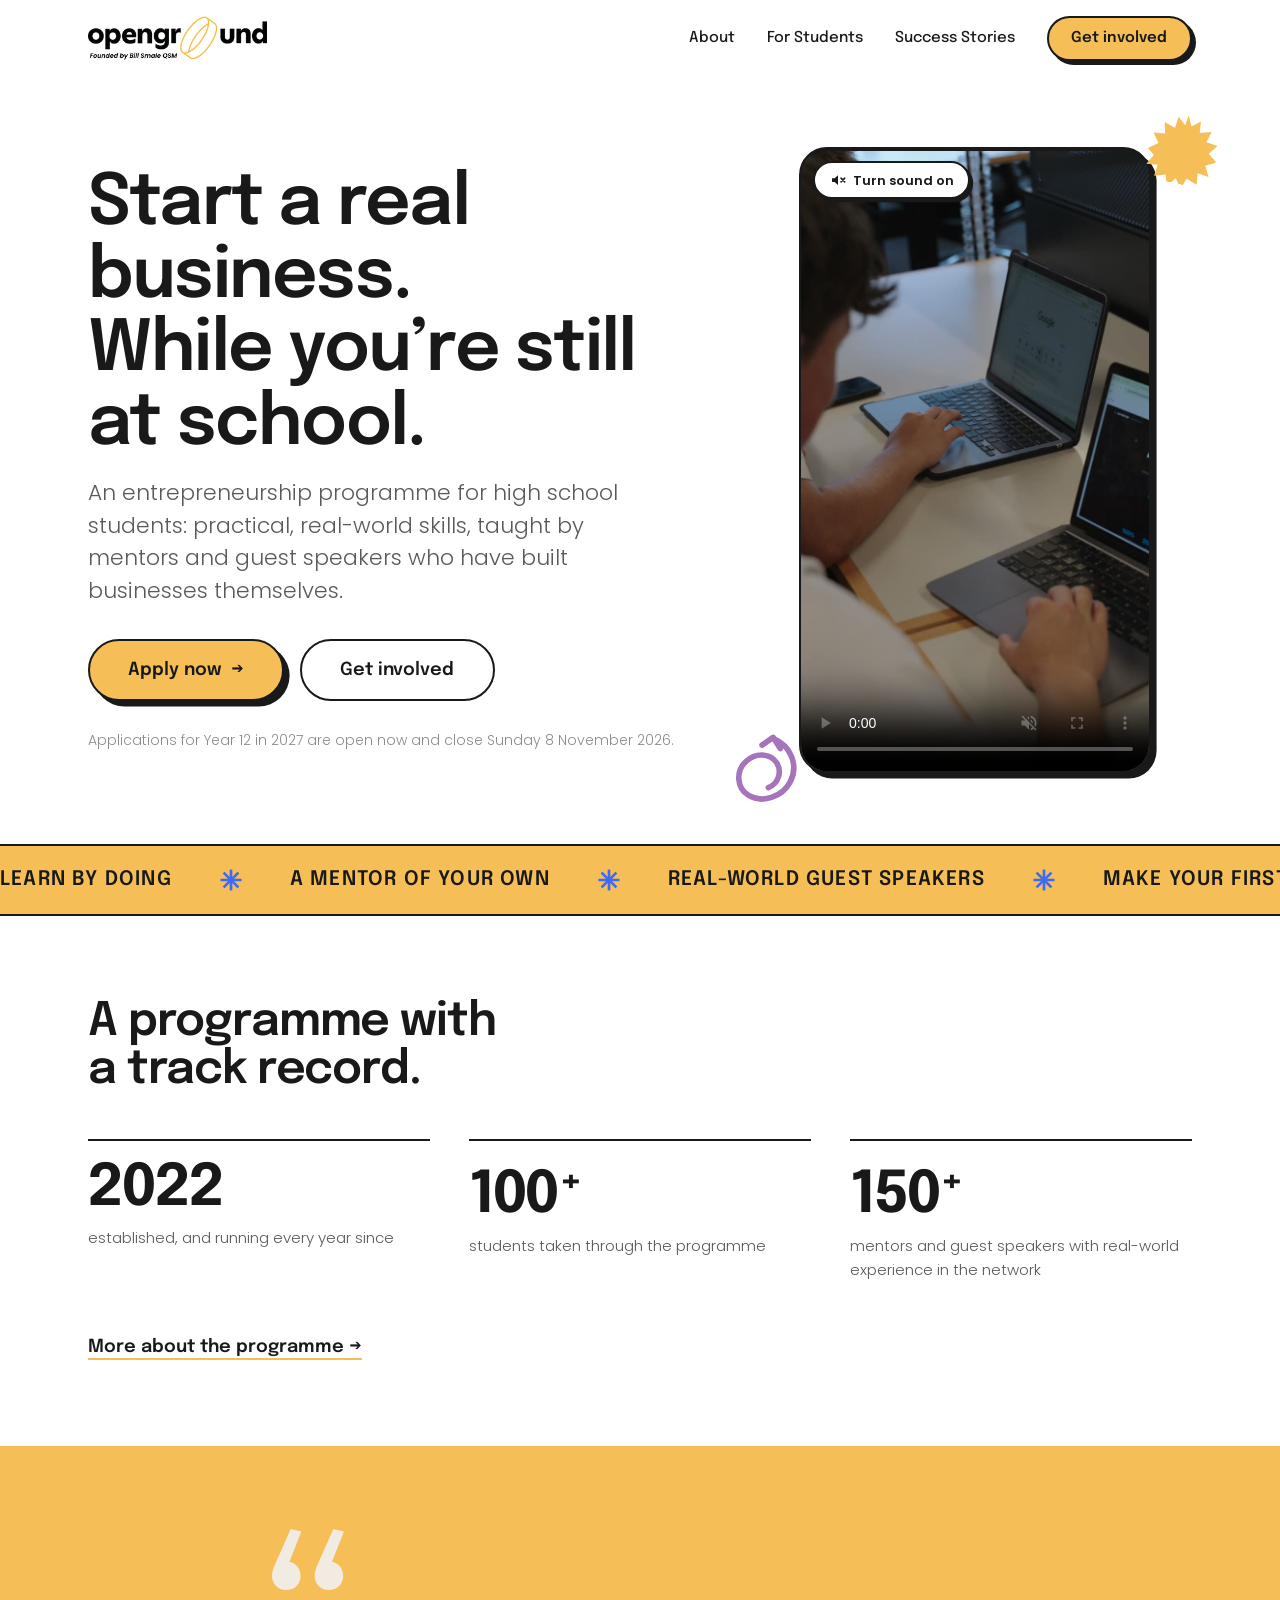
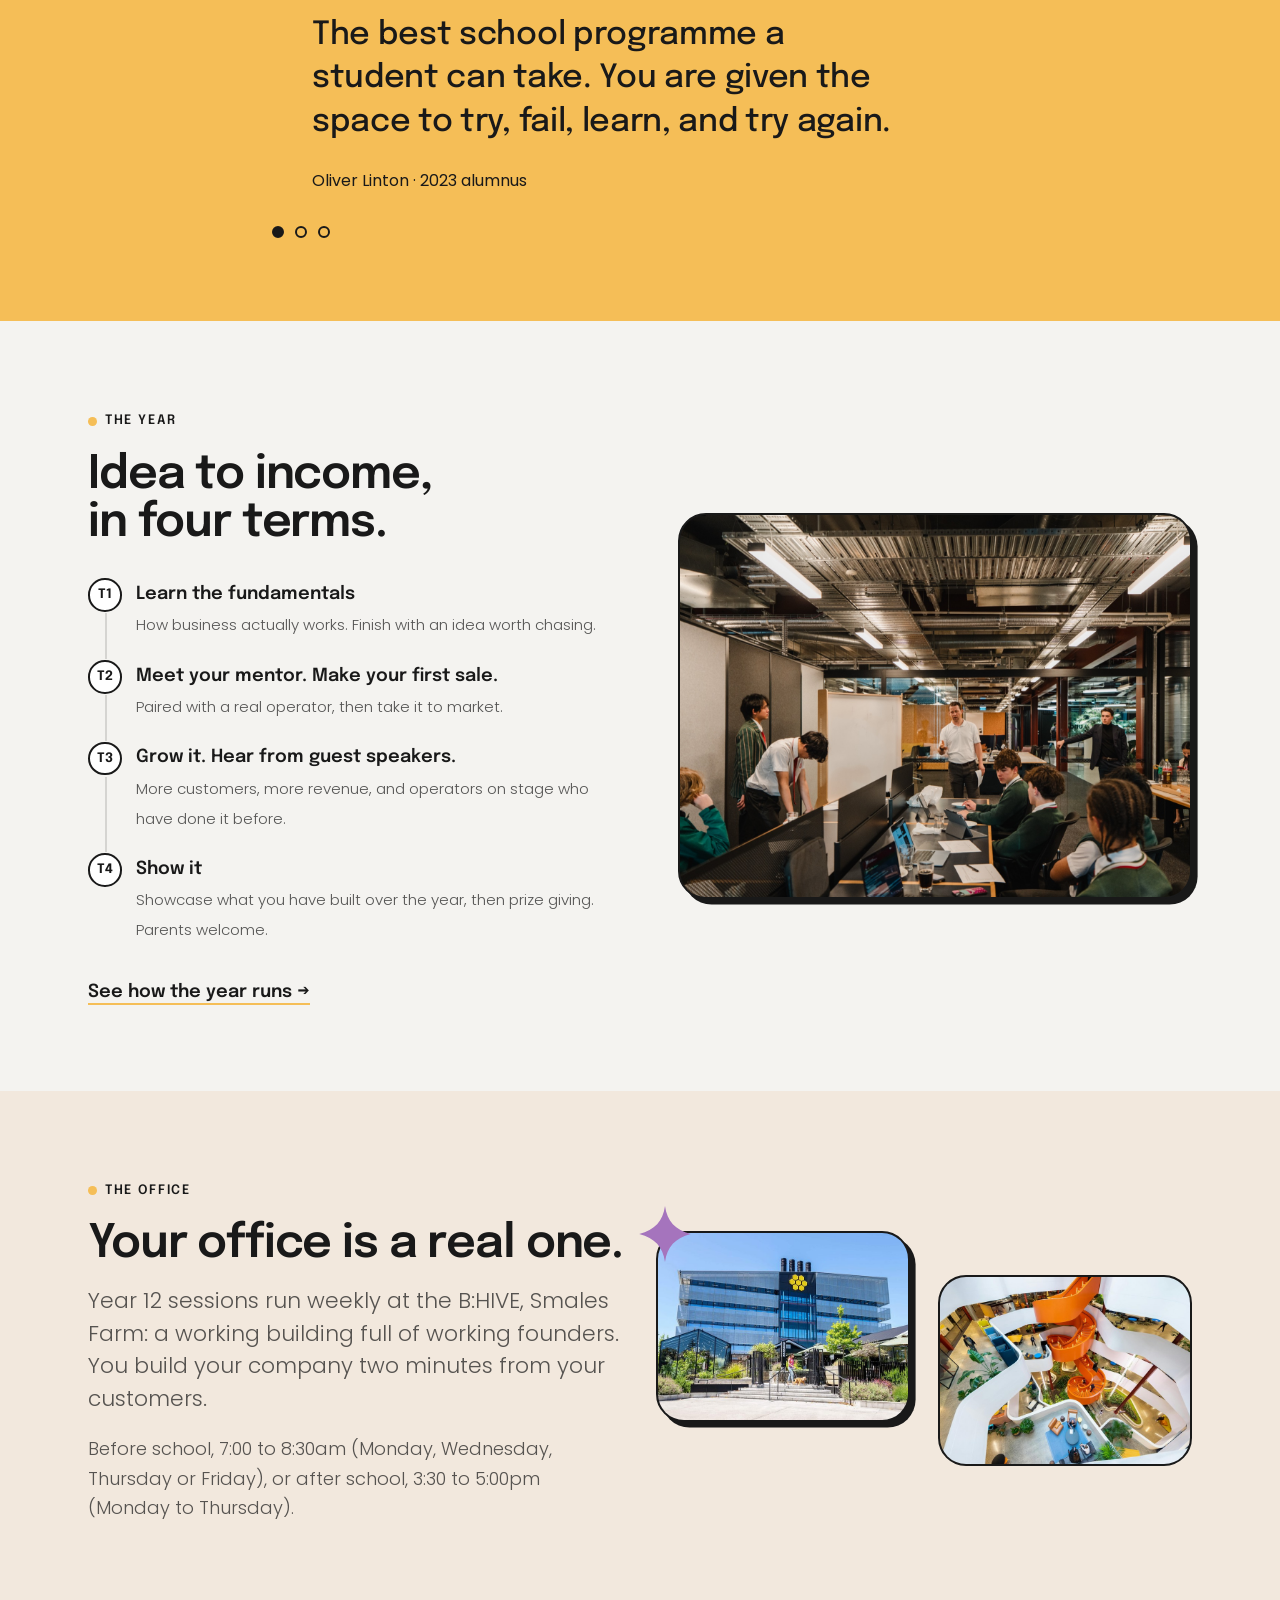
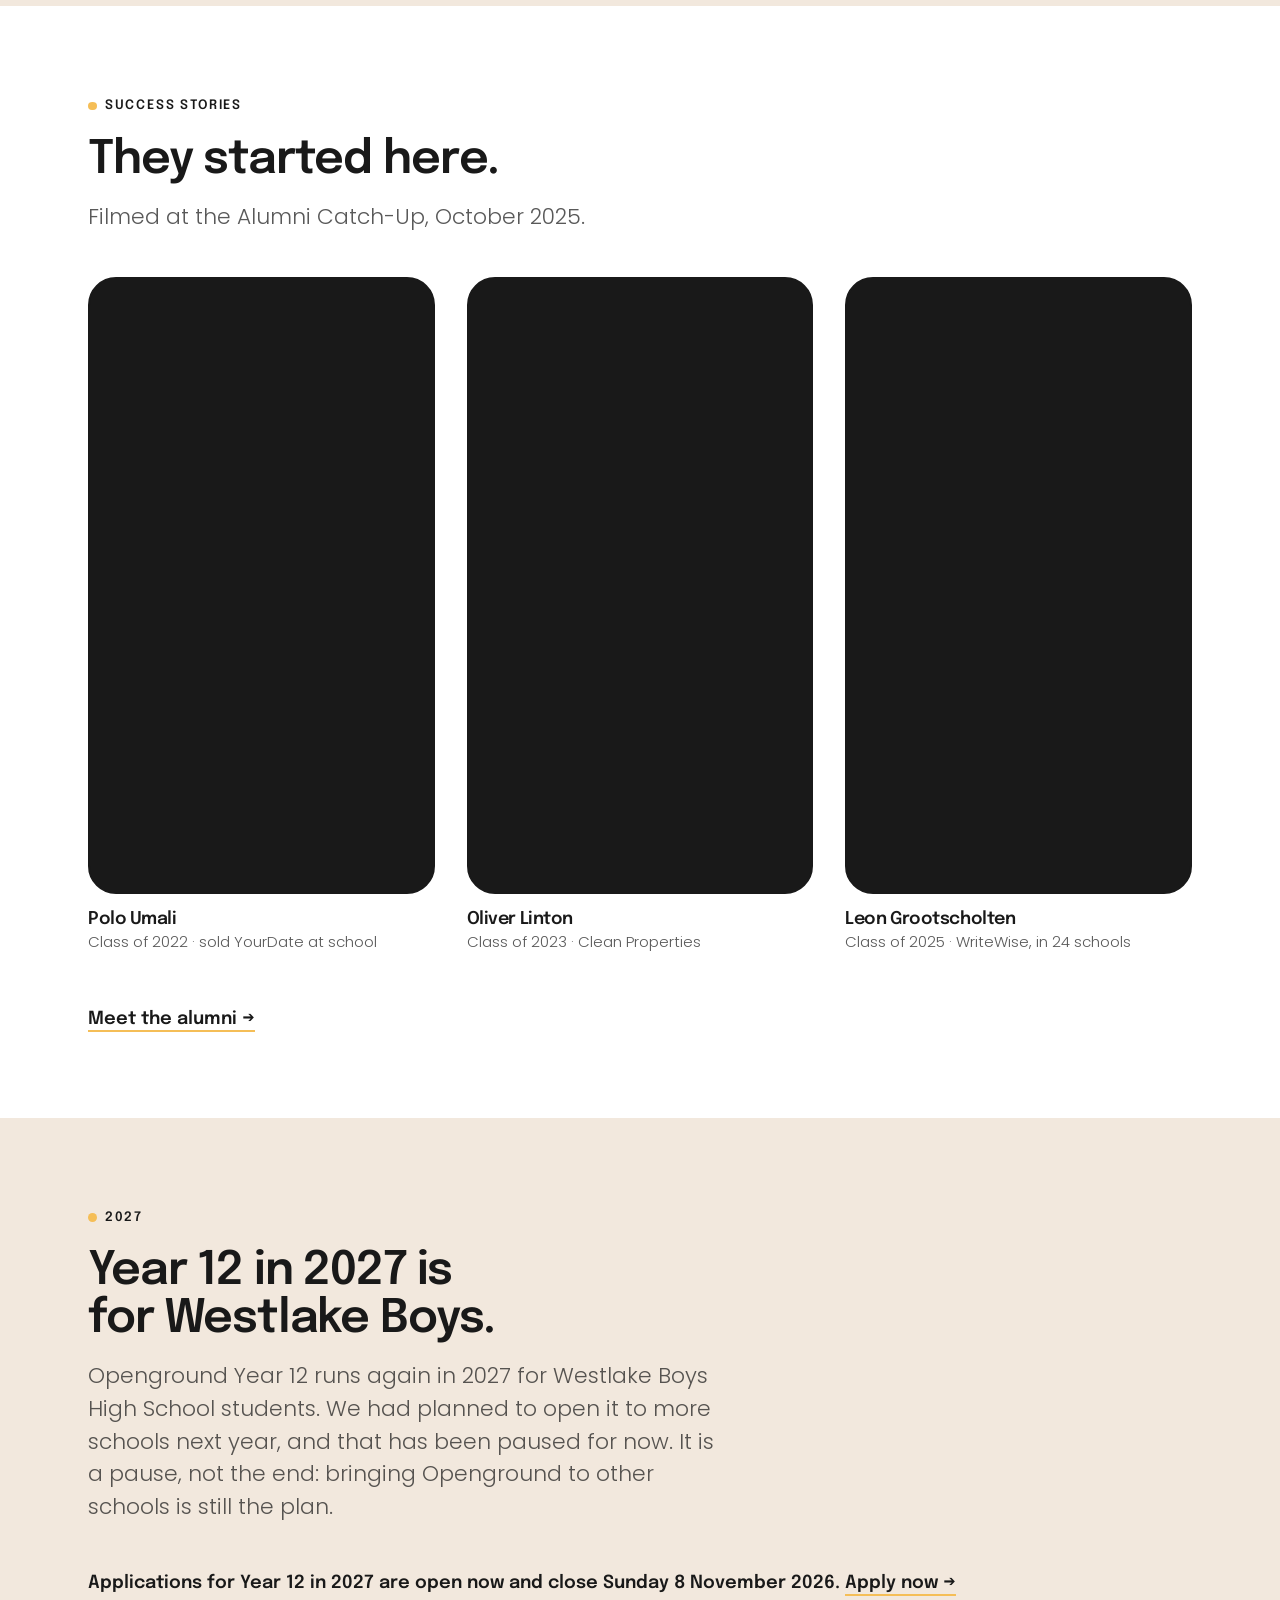
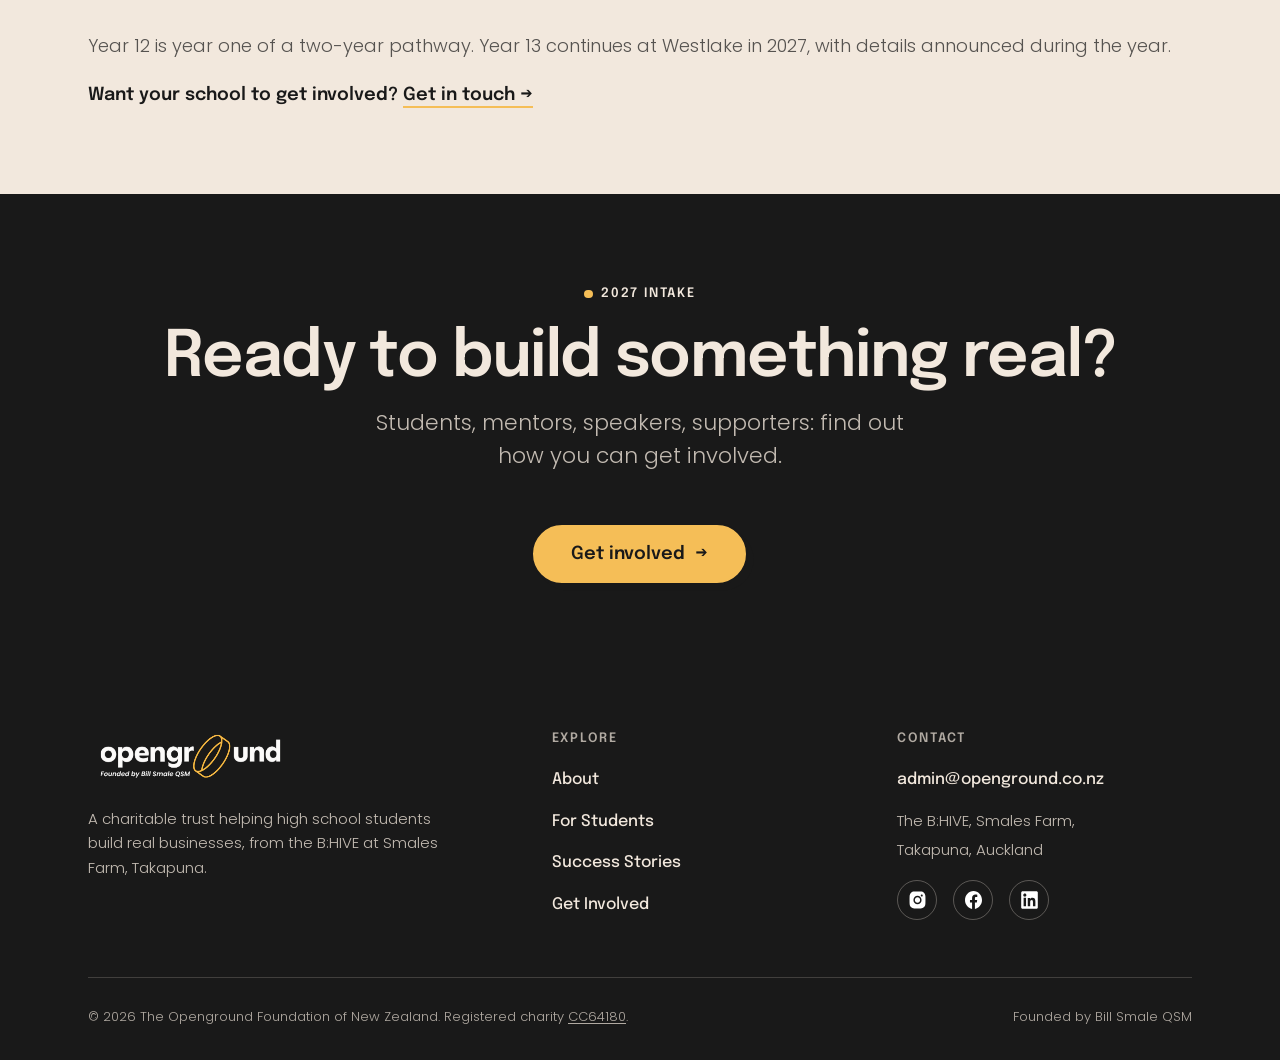
<file: index.html>
<!DOCTYPE html>
<html lang="en-NZ">
<head>
<meta charset="utf-8"/>
<title>Openground | Start a real business while you're still at school</title>
<meta name="description" content="Openground is an entrepreneurship programme for high school students at the B:HIVE, Smales Farm. Real-world skills, taught by mentors and guest speakers who have built businesses themselves."/>
<meta name="viewport" content="width=device-width, initial-scale=1"/>
<meta property="og:title" content="Openground | Start a real business while you're still at school"/>
<meta property="og:description" content="An entrepreneurship programme for high school students. Real-world skills, real mentors, real businesses."/>
<meta property="og:type" content="website"/>
<link rel="preconnect" href="https://fonts.googleapis.com"/>
<link rel="preconnect" href="https://fonts.gstatic.com" crossorigin/>
<link href="https://fonts.googleapis.com/css2?family=Epilogue:wght@400;500;600;700&family=Poppins:wght@300;400;500;600&display=swap" rel="stylesheet"/>
<link rel="stylesheet" href="/assets/og.css?v=23"/>
<link rel="shortcut icon" href="/cdn.prod.website-files.com/633fe9c9687ae48762a9eb0b/633ff962b061cf08992244a4_logo-ico.png"/>
<link rel="apple-touch-icon" href="/cdn.prod.website-files.com/633fe9c9687ae48762a9eb0b/633ff9659d986732d4b8c411_logo-webclip.png"/>
</head>
<body>

<header class="nav">
  <div class="container nav__inner">
    <a href="/" class="nav__logo" aria-label="Openground home">
      <img src="/cdn.prod.website-files.com/633fe9c9687ae48762a9eb0b/694b02d061c22bbe378125b0_Openground%20Founded%20By%20Bill%20Smale%20QSM%20Black.png" alt="Openground, founded by Bill Smale QSM" width="200" height="60"/>
    </a>
    <nav class="nav__links" id="nav-links" aria-label="Main">
      <a class="nav__link" href="/about">About</a>
      <a class="nav__link" href="/for-students">For Students</a>
      <a class="nav__link" href="/success-stories">Success Stories</a>
      <a class="btn btn--primary nav__cta" href="/get-involved">Get involved</a>
    </nav>
    <button class="nav__burger" aria-expanded="false" aria-controls="nav-links" aria-label="Menu">
      <span></span><span></span><span></span>
    </button>
  </div>
</header>

<main>

  <!-- Hero -->
  <section class="hero">
    <div class="container hero__grid">
      <div class="hero__copy">
        <h1 class="display-xl">
          Start a real business.<br/>
          While you&rsquo;re still at school.
        </h1>
        <p class="lead">An entrepreneurship programme for high school students: practical, real-world skills, taught by mentors and guest speakers who have built businesses themselves.</p>
        <div class="hero__ctas">
          <a class="btn btn--primary btn--lg" href="https://forms.gle/U6eAw5f1wJEspiWL6" target="_blank" rel="noopener">Apply now <span class="arr">&rarr;</span></a>
          <a class="btn btn--ghost btn--lg" href="/get-involved">Get involved</a>
        </div>
        <p class="hero__trust">Applications for Year 12 in 2027 are open now and close Sunday 8 November 2026.</p>
      </div>
      <div class="hero__media has-stickers">
        <!-- HIGHLIGHT REEL: Adam's vertical reel, self-hosted so there is no third-party
             player on a page aimed at school students. It plays itself, muted and
             looping, and the sound button is the whole invitation to turn it up.
             The markup stays on preload="none" with no autoplay attribute: og.js
             starts it only once it has checked for reduced motion and Data Saver,
             so a visitor who has asked not to be charged 13MB gets the poster and
             the play button instead. Without JavaScript this behaves exactly as it
             always did. .frame--tall already sizes and crops any direct child, so
             the button carries its own position rules. -->
        <div class="frame frame--pop frame--tall frame--portrait" data-video>
          <video src="/assets/video/og-highlight-reel.mp4"
                 poster="/images/highlight-reel-poster.jpg"
                 width="720" height="1280"
                 controls muted loop playsinline preload="none"
                 title="Openground highlight reel">
            <a href="/assets/video/og-highlight-reel.mp4">Download the Openground highlight reel</a>
          </video>
          <button class="btn-sound is-muted" type="button" aria-label="Turn sound on">
            <svg class="btn-sound__on" viewBox="0 0 24 24" width="18" height="18" aria-hidden="true" focusable="false">
              <path d="M4 9.5h3.5L12 5.5v13L7.5 14.5H4z"/>
              <path d="M15.5 9a4 4 0 0 1 0 6M18.2 6.6a7.5 7.5 0 0 1 0 10.8" fill="none" stroke="currentColor" stroke-width="2" stroke-linecap="round"/>
            </svg>
            <svg class="btn-sound__off" viewBox="0 0 24 24" width="18" height="18" aria-hidden="true" focusable="false">
              <path d="M4 9.5h3.5L12 5.5v13L7.5 14.5H4z"/>
              <path d="M16 9.5l5 5M21 9.5l-5 5" fill="none" stroke="currentColor" stroke-width="2" stroke-linecap="round"/>
            </svg>
            <span class="btn-sound__text">Turn sound on</span>
          </button>
        </div>
        <img class="sticker sticker--tr" src="/assets/marks/burst.svg" alt="" width="72" height="72"/>
        <img class="sticker sticker--bl" src="/assets/marks/arrow-loop.svg" alt="" width="84" height="84"/>
      </div>
    </div>
  </section>

  <!-- Ticker -->
  <div class="ticker bg-hokey" aria-hidden="true">
    <div class="ticker__track">
      <span class="ticker__item">Learn by doing <img src="/assets/marks/asterisk.svg" alt=""/> A mentor of your own <img src="/assets/marks/asterisk.svg" alt=""/> Real-world guest speakers <img src="/assets/marks/asterisk.svg" alt=""/> Make your first sale <img src="/assets/marks/asterisk.svg" alt=""/> Prize giving night <img src="/assets/marks/asterisk.svg" alt=""/></span>
      <span class="ticker__item">Learn by doing <img src="/assets/marks/asterisk.svg" alt=""/> A mentor of your own <img src="/assets/marks/asterisk.svg" alt=""/> Real-world guest speakers <img src="/assets/marks/asterisk.svg" alt=""/> Make your first sale <img src="/assets/marks/asterisk.svg" alt=""/> Prize giving night <img src="/assets/marks/asterisk.svg" alt=""/></span>
    </div>
  </div>

  <!-- Proof: the numbers -->
  <section class="section">
    <div class="container">
      <div class="section-head rv">
        <h2 class="h2">A programme with a track record.</h2>
      </div>
      <div class="stats stats--3 stagger">
        <div class="stat rv"><div class="stat__num">2022</div><div class="stat__label">established, and running every year since</div></div>
        <div class="stat rv"><div class="stat__num">100<sup>+</sup></div><div class="stat__label">students taken through the programme</div></div>
        <div class="stat rv"><div class="stat__num">150<sup>+</sup></div><div class="stat__label">mentors and guest speakers with real-world experience in the network</div></div>
      </div>
      <p class="mt-3 rv"><a class="link-plain" href="/about">More about the programme &rarr;</a></p>
    </div>
  </section>

  <!-- Testimonials -->
  <section class="section bg-hokey">
    <div class="container">
      <div class="quotes quotes--solo rv" data-quotes>
        <img class="quote-mark" src="/cdn.prod.website-files.com/633fe9c9687ae48762a9eb0b/633ffdd4ee60d8465113a679_icon-quote-mark-white.svg" alt=""/>
        <figure class="quote-slide is-active">
          <blockquote>The best school programme a student can take. You are given the space to try, fail, learn, and try again.</blockquote>
          <figcaption>Oliver Linton &middot; 2023 alumnus</figcaption>
        </figure>
        <figure class="quote-slide">
          <blockquote>There&rsquo;s nothing quite like Openground out there. It supports students to launch a legitimate business from the ground up.</blockquote>
          <figcaption>Yuro Lee &middot; 2024 alumnus</figcaption>
        </figure>
        <figure class="quote-slide">
          <blockquote>The one skill I developed the most is my entrepreneurial mindset. I&rsquo;ve really shifted my thinking about what you need as a founder to make it happen.</blockquote>
          <figcaption>Polo Umali &middot; 2022 alumnus</figcaption>
        </figure>
        <div class="quote-dots" role="tablist" aria-label="Quotes">
          <button type="button" class="quote-dot is-active" aria-label="Quote 1"></button>
          <button type="button" class="quote-dot" aria-label="Quote 2"></button>
          <button type="button" class="quote-dot" aria-label="Quote 3"></button>
        </div>
      </div>
    </div>
  </section>

  <!-- The year, at a glance -->
  <section class="section bg-stone">
    <div class="container">
      <div class="grid-2 grid--middle grid-2--wide stagger">
        <div class="rv">
          <p class="eyebrow">The year</p>
          <h2 class="h2">Idea to income, in four terms.</h2>
          <ol class="steps steps--mini steps--terms mt-2">
            <li data-tag="T1"><strong>Learn the fundamentals</strong><span>How business actually works. Finish with an idea worth chasing.</span></li>
            <li data-tag="T2"><strong>Meet your mentor. Make your first sale.</strong><span>Paired with a real operator, then take it to market.</span></li>
            <li data-tag="T3"><strong>Grow it. Hear from guest speakers.</strong><span>More customers, more revenue, and operators on stage who have done it before.</span></li>
            <li data-tag="T4"><strong>Show it</strong><span>Showcase what you have built over the year, then prize giving. Parents welcome.</span></li>
          </ol>
          <p class="mt-2"><a class="link-plain" href="/for-students">See how the year runs &rarr;</a></p>
        </div>
        <div class="rv">
          <div class="frame frame--pop frame--43">
            <img src="/images/session-whiteboard.jpg" alt="A session in full swing at the B:HIVE: students working while a mentor talks them through the whiteboard" loading="lazy"/>
          </div>
        </div>
      </div>
    </div>
  </section>

  <!-- Where it happens -->
  <section class="section bg-pavlova">
    <div class="container">
      <div class="grid-2 grid--middle stagger">
        <div class="rv">
          <p class="eyebrow">The office</p>
          <h2 class="h2">Your office is a real one.</h2>
          <p class="lead">Year 12 sessions run weekly at the B:HIVE, Smales Farm: a working building full of working founders. You build your company two minutes from your customers.</p>
          <p class="muted">Before school, 7:00 to 8:30am (Monday, Wednesday, Thursday or Friday), or after school, 3:30 to 5:00pm (Monday to Thursday).</p>
        </div>
        <div class="rv has-stickers">
          <div class="duo">
            <div class="frame frame--pop frame--43"><img src="/images/bhive-exterior.jpg" alt="The B:HIVE building at Smales Farm" loading="lazy"/></div>
            <div class="frame frame--43"><img src="/images/bhive-staircase.jpg" alt="Inside the B:HIVE: the spiral staircase and open atrium" loading="lazy"/></div>
          </div>
          <img class="sticker sticker--tl" src="/assets/marks/spark.svg" alt="" width="56" height="56"/>
        </div>
      </div>
    </div>
  </section>

  <!-- Success stories -->
  <section class="section">
    <div class="container">
      <div class="section-head rv">
        <p class="eyebrow">Success stories</p>
        <h2 class="h2">They started here.</h2>
        <p class="lead">Filmed at the Alumni Catch-Up, October 2025.</p>
      </div>
      <div class="grid-3 stagger">
        <a class="story-grid-card rv" href="/success-stories">
          <div class="frame frame--tall">
            <iframe src="https://www.youtube-nocookie.com/embed/HvMabY6-R3Q?rel=0" title="Polo Umali interview" loading="lazy" allowfullscreen></iframe>
          </div>
          <h3>Polo Umali</h3>
          <p class="small muted">Class of 2022 &middot; sold YourDate at school</p>
        </a>
        <a class="story-grid-card rv" href="/success-stories">
          <div class="frame frame--tall">
            <iframe src="https://www.youtube-nocookie.com/embed/YnRt0q409yI?rel=0" title="Oliver Linton interview" loading="lazy" allowfullscreen></iframe>
          </div>
          <h3>Oliver Linton</h3>
          <p class="small muted">Class of 2023 &middot; Clean Properties</p>
        </a>
        <a class="story-grid-card rv" href="/success-stories">
          <div class="frame frame--tall">
            <iframe src="https://www.youtube-nocookie.com/embed/0NK3S_8jGE4?rel=0" title="Leon Grootscholten interview" loading="lazy" allowfullscreen></iframe>
          </div>
          <h3>Leon Grootscholten</h3>
          <p class="small muted">Class of 2025 &middot; WriteWise, in 24 schools</p>
        </a>
      </div>
      <p class="mt-3 rv"><a class="link-plain" href="/success-stories">Meet the alumni &rarr;</a></p>
    </div>
  </section>

  <!-- Who it is for -->
  <section class="section bg-pavlova">
    <div class="container">
      <div class="section-head rv">
        <p class="eyebrow">2027</p>
        <h2 class="h2">Year 12 in 2027 is for Westlake Boys.</h2>
        <p class="lead">Openground Year 12 runs again in 2027 for Westlake Boys High School students. We had planned to open it to more schools next year, and that has been paused for now. It is a pause, not the end: bringing Openground to other schools is still the plan.</p>
      </div>
      <p class="mt-2 rv"><strong class="fw-head">Applications for Year 12 in 2027 are open now and close Sunday 8 November 2026.</strong> <a class="link-plain" href="https://forms.gle/U6eAw5f1wJEspiWL6" target="_blank" rel="noopener">Apply now &rarr;</a></p>
      <p class="mt-2 muted rv">Year 12 is year one of a two-year pathway. Year 13 continues at Westlake in 2027, with details announced during the year.</p>
      <p class="mt-1 rv"><strong class="fw-head">Want your school to get involved?</strong> <a class="link-plain" href="/get-involved">Get in touch &rarr;</a></p>
    </div>
  </section>

  <!-- CTA band -->
  <section class="section cta-band bg-vegemite">
    <div class="container cta-band__inner rv">
      <p class="eyebrow on-dark">2027 intake</p>
      <h2>Ready to build something real?</h2>
      <p class="lead on-dark-soft">Students, mentors, speakers, supporters: find out how you can get involved.</p>
      <a class="btn btn--primary btn--lg" href="/get-involved">Get involved <span class="arr">&rarr;</span></a>
    </div>
  </section>

</main>

<footer class="footer bg-vegemite">
  <div class="container">
    <div class="footer__grid">
      <div>
        <a href="/" class="footer__logo" aria-label="Openground home">
          <img src="/cdn.prod.website-files.com/633fe9c9687ae48762a9eb0b/694b0218720fc09c48387603_Openground%20Founded%20By%20Bill%20Smale%20QSM%20White.svg" alt="Openground, founded by Bill Smale QSM"/>
        </a>
        <p class="footer__blurb">A charitable trust helping high school students build real businesses, from the B:HIVE at Smales Farm, Takapuna.</p>
      </div>
      <div>
        <h3>Explore</h3>
        <ul class="footer__links">
          <li><a href="/about">About</a></li>
          <li><a href="/for-students">For Students</a></li>
          <li><a href="/success-stories">Success Stories</a></li>
          <li><a href="/get-involved">Get Involved</a></li>
        </ul>
      </div>
      <div>
        <h3>Contact</h3>
        <ul class="footer__links">
          <li><a href="mailto:admin@openground.co.nz">admin@openground.co.nz</a></li>
          <li><span class="footer__meta">The B:HIVE, Smales Farm,<br/>Takapuna, Auckland</span></li>
        </ul>
        <div class="footer__socials mt-1">
          <a href="https://www.instagram.com/openground.nz" target="_blank" rel="noopener" aria-label="Openground on Instagram"><img src="/cdn.prod.website-files.com/633fe9c9687ae48762a9eb0b/633ffdd4e1caf88c247df7d9_icon-instagram-white.svg" alt=""/></a>
          <a href="https://www.facebook.com/opengroundfoundation" target="_blank" rel="noopener" aria-label="Openground on Facebook"><img src="/cdn.prod.website-files.com/633fe9c9687ae48762a9eb0b/633ffdd3b9096e613e55f488_icon-facebook-white.svg" alt=""/></a>
          <a href="https://www.linkedin.com/company/openground-nz" target="_blank" rel="noopener" aria-label="Openground on LinkedIn"><img src="/cdn.prod.website-files.com/633fe9c9687ae48762a9eb0b/633ffdd469fd1db310353a09_icon-linkedin-white.svg" alt=""/></a>
        </div>
      </div>
    </div>
    <div class="footer__base">
      <span>&copy; 2026 The Openground Foundation of New Zealand. Registered charity <a href="https://register.charities.govt.nz/Charity/CC64180" target="_blank" rel="noopener">CC64180</a>.</span>
      <span>Founded by Bill Smale QSM</span>
    </div>
  </div>
</footer>

<script src="/assets/og.js?v=2" defer></script>
</body>
</html>
</file>
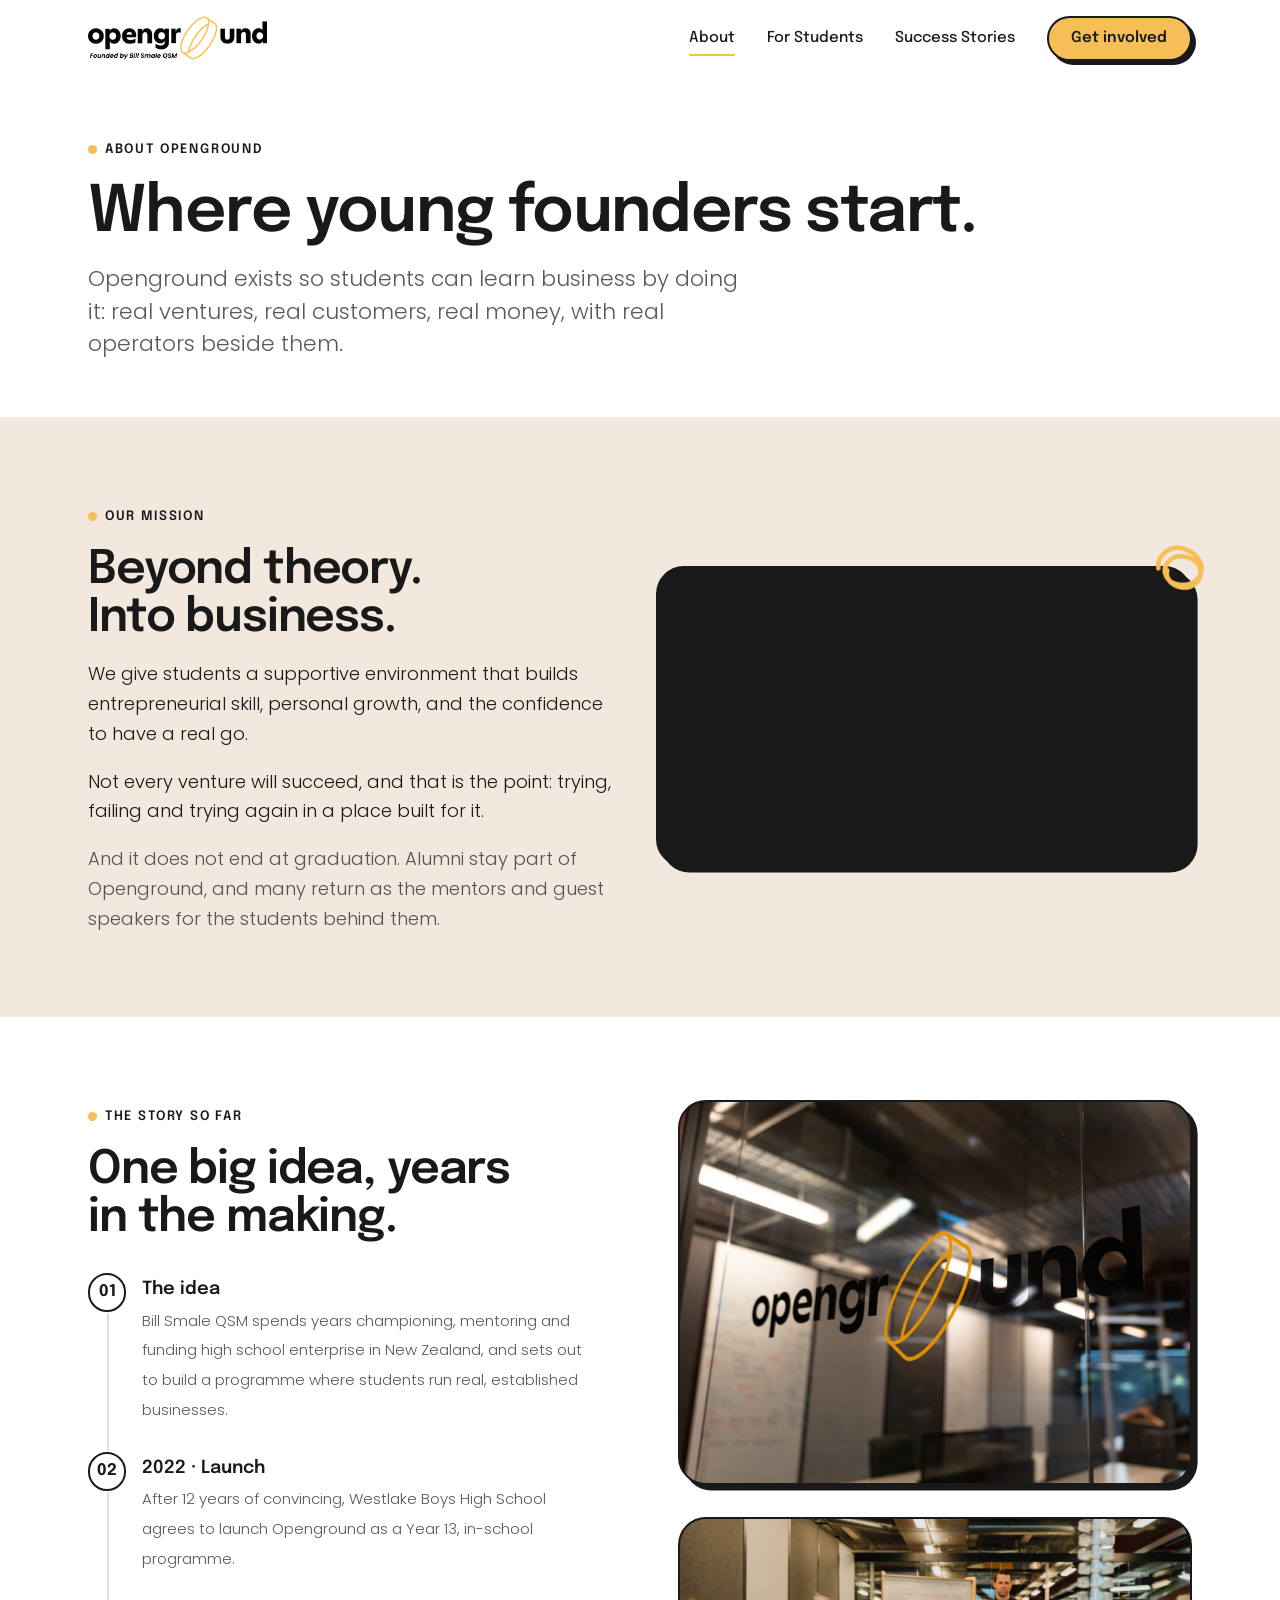
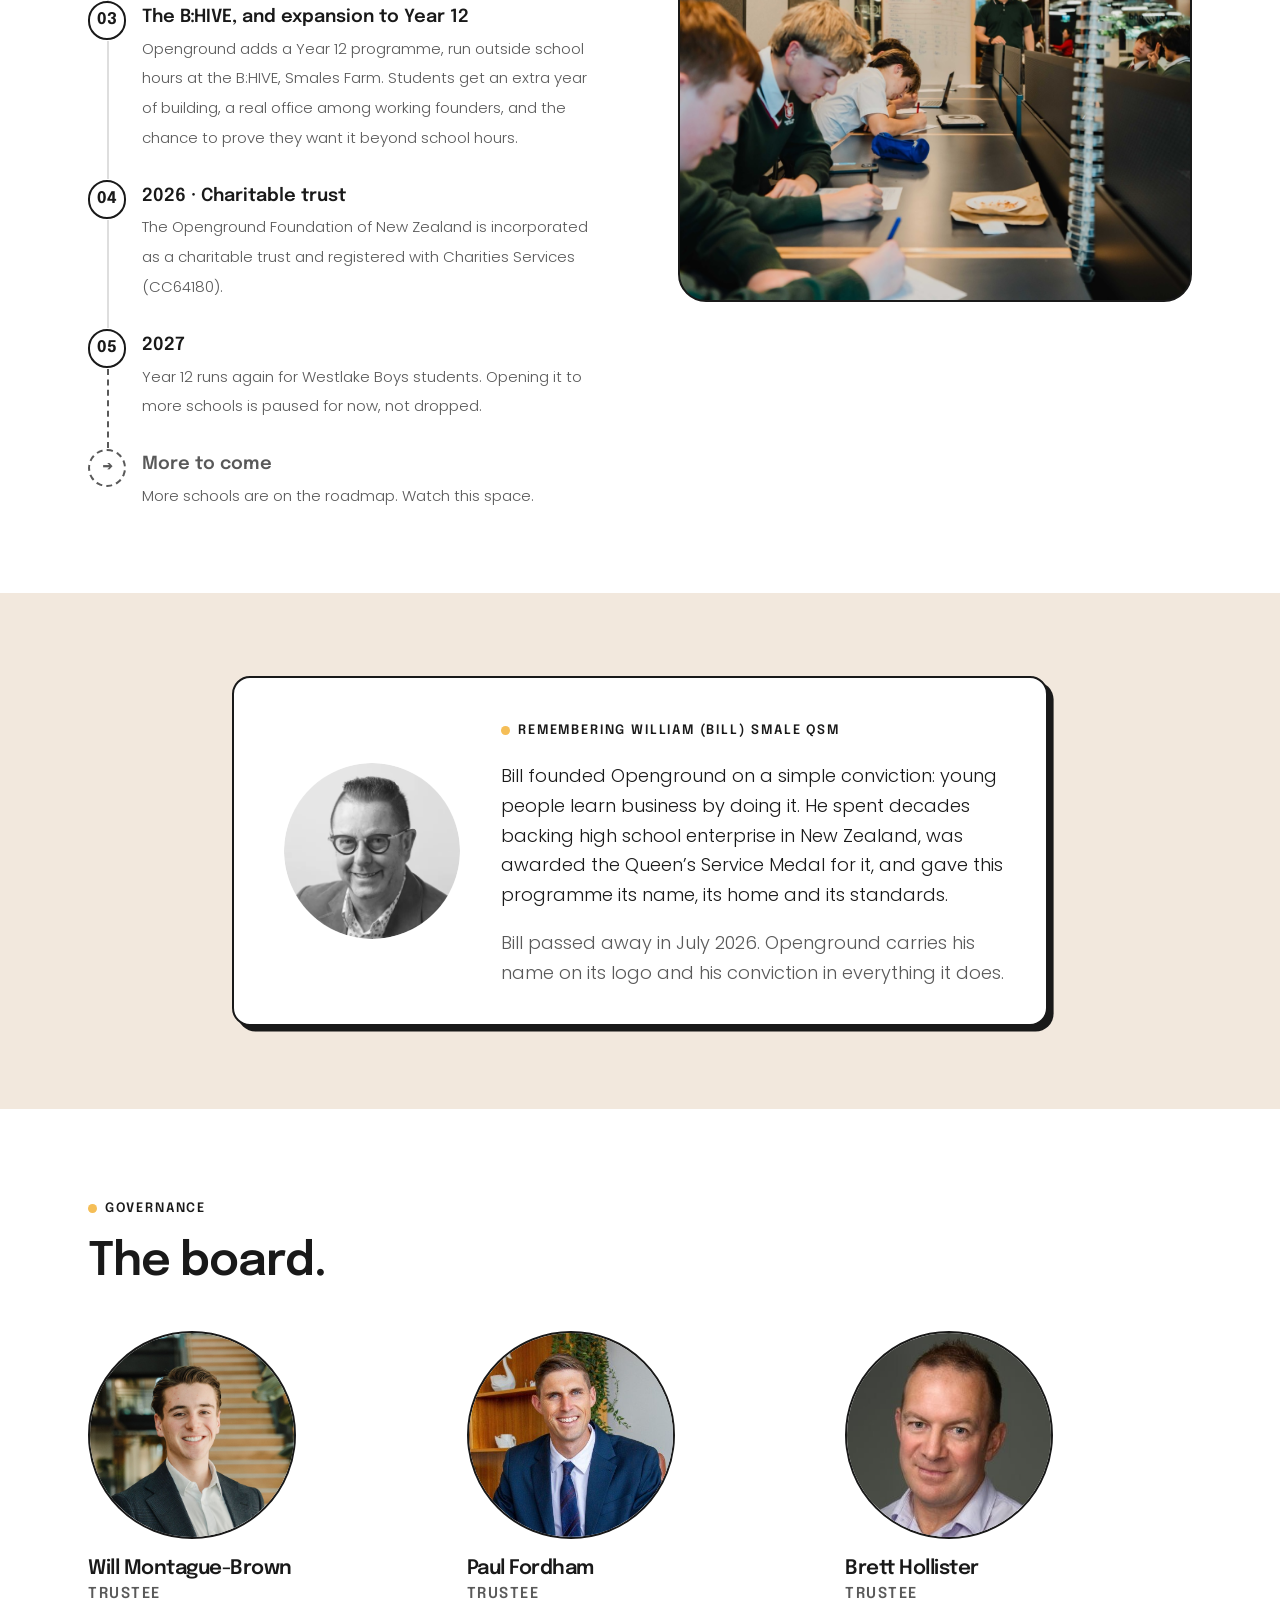
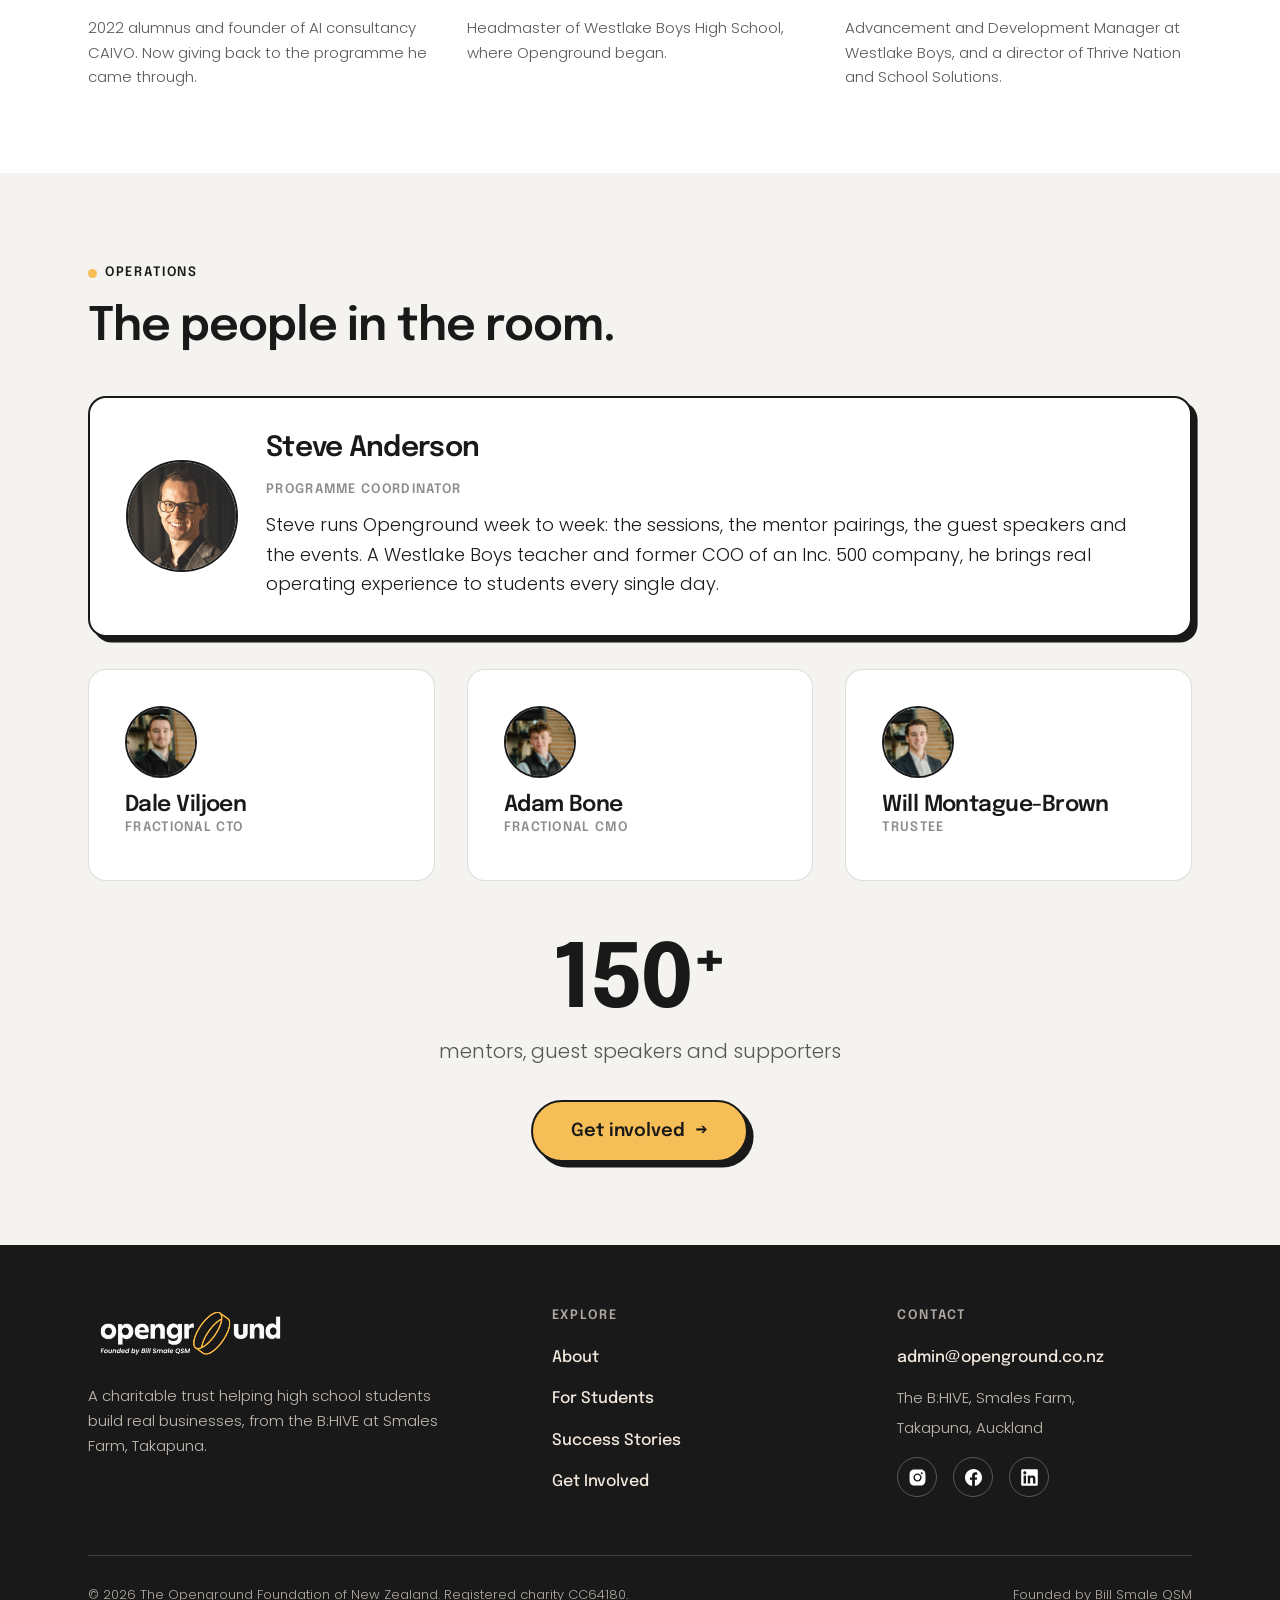
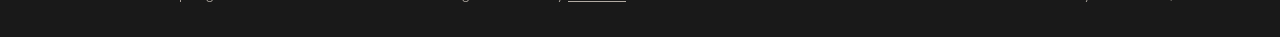
<file: about.html>
<!DOCTYPE html>
<html lang="en-NZ">
<head>
<meta charset="utf-8"/>
<title>About | Openground</title>
<meta name="description" content="Openground is a registered charitable trust helping high school students build real businesses. Running since 2022, with more schools on the roadmap."/>
<meta name="viewport" content="width=device-width, initial-scale=1"/>
<link rel="preconnect" href="https://fonts.googleapis.com"/>
<link rel="preconnect" href="https://fonts.gstatic.com" crossorigin/>
<link href="https://fonts.googleapis.com/css2?family=Epilogue:wght@400;500;600;700&family=Poppins:wght@300;400;500;600&display=swap" rel="stylesheet"/>
<link rel="stylesheet" href="/assets/og.css?v=23"/>
<link rel="shortcut icon" href="/cdn.prod.website-files.com/633fe9c9687ae48762a9eb0b/633ff962b061cf08992244a4_logo-ico.png"/>
<link rel="apple-touch-icon" href="/cdn.prod.website-files.com/633fe9c9687ae48762a9eb0b/633ff9659d986732d4b8c411_logo-webclip.png"/>
</head>
<body>

<header class="nav">
  <div class="container nav__inner">
    <a href="/" class="nav__logo" aria-label="Openground home">
      <img src="/cdn.prod.website-files.com/633fe9c9687ae48762a9eb0b/694b02d061c22bbe378125b0_Openground%20Founded%20By%20Bill%20Smale%20QSM%20Black.png" alt="Openground, founded by Bill Smale QSM" width="200" height="60"/>
    </a>
    <nav class="nav__links" id="nav-links" aria-label="Main">
      <a class="nav__link" href="/about" aria-current="page">About</a>
      <a class="nav__link" href="/for-students">For Students</a>
      <a class="nav__link" href="/success-stories">Success Stories</a>
      <a class="btn btn--primary nav__cta" href="/get-involved">Get involved</a>
    </nav>
    <button class="nav__burger" aria-expanded="false" aria-controls="nav-links" aria-label="Menu">
      <span></span><span></span><span></span>
    </button>
  </div>
</header>

<main>

  <!-- Hero -->
  <section class="section section--tight">
    <div class="container">
      <p class="eyebrow">About Openground</p>
      <h1 class="display">Where young founders start.</h1>
      <p class="lead measure-lg">Openground exists so students can learn business by doing it: real ventures, real customers, real money, with real operators beside them.</p>
    </div>
  </section>

  <!-- Mission + story video -->
  <section class="section bg-pavlova">
    <div class="container">
      <div class="grid-2 grid--middle stagger">
        <div class="rv">
          <p class="eyebrow">Our mission</p>
          <h2 class="h2">Beyond theory. Into business.</h2>
          <p>We give students a supportive environment that builds entrepreneurial skill, personal growth, and the confidence to have a real go.</p>
          <p>Not every venture will succeed, and that is the point: trying, failing and trying again in a place built for it.</p>
          <p class="muted">And it does not end at graduation. Alumni stay part of Openground, and many return as the mentors and guest speakers for the students behind them.</p>
        </div>
        <div class="rv has-stickers">
          <div class="frame frame--pop frame--video">
            <iframe src="https://www.youtube-nocookie.com/embed/LYyaykr0qZU?rel=0" title="The Openground Story" loading="lazy" allow="accelerometer; autoplay; clipboard-write; encrypted-media; gyroscope; picture-in-picture" allowfullscreen></iframe>
          </div>
          <img class="sticker sticker--tr" src="/assets/marks/scribble.svg" alt="" width="76" height="76"/>
        </div>
      </div>
    </div>
  </section>

  <!-- History -->
  <section class="section">
    <div class="container">
      <div class="grid-2 grid-2--wide stagger">
        <div class="rv">
          <p class="eyebrow">The story so far</p>
          <h2 class="h2">One big idea, years in the making.</h2>
          <ol class="steps mt-2">
            <li><strong>The idea</strong><span>Bill Smale QSM spends years championing, mentoring and funding high school enterprise in New Zealand, and sets out to build a programme where students run real, established businesses.</span></li>
            <li><strong>2022 &middot; Launch</strong><span>After 12 years of convincing, Westlake Boys High School agrees to launch Openground as a Year 13, in-school programme.</span></li>
            <li><strong>The B:HIVE, and expansion to Year 12</strong><span>Openground adds a Year 12 programme, run outside school hours at the B:HIVE, Smales Farm. Students get an extra year of building, a real office among working founders, and the chance to prove they want it beyond school hours.</span></li>
            <li><strong>2026 &middot; Charitable trust</strong><span>The Openground Foundation of New Zealand is incorporated as a charitable trust and registered with Charities Services (CC64180).</span></li>
            <li><strong>2027</strong><span>Year 12 runs again for Westlake Boys students. Opening it to more schools is paused for now, not dropped.</span></li>
            <li class="step--ghost"><strong>More to come</strong><span>More schools are on the roadmap. Watch this space.</span></li>
          </ol>
        </div>
        <div class="rv">
          <div class="frame frame--pop frame--43">
            <img src="/images/logo-glass.jpg" alt="The Openground logo on the glass of the programme space inside the B:HIVE" loading="lazy"/>
          </div>
          <div class="frame frame--43 mt-2">
            <img src="/images/session-working.jpg" alt="Students working through a session while the term's numbers go up on the whiteboard" loading="lazy"/>
          </div>
        </div>
      </div>
    </div>
  </section>

  <!-- Bill tribute: WORDING REQUIRES WILL'S EXPLICIT SIGN-OFF BEFORE MERGE -->
  <section class="section bg-pavlova">
    <div class="container container--narrow">
      <div class="card card--pop rv">
        <div class="tribute">
          <img class="tribute__portrait" src="/cdn.prod.website-files.com/633fe9c9687ae48762a9eb0b/6360d69a51f45d1a27d2e052_img-avatar-bill-1.png" alt="William (Bill) Smale QSM"/>
          <div>
            <p class="eyebrow">Remembering William (Bill) Smale QSM</p>
            <p>Bill founded Openground on a simple conviction: young people learn business by doing it. He spent decades backing high school enterprise in New Zealand, was awarded the Queen&rsquo;s Service Medal for it, and gave this programme its name, its home and its standards.</p>
            <p class="muted">Bill passed away in July 2026. Openground carries his name on its logo and his conviction in everything it does.</p>
          </div>
        </div>
      </div>
    </div>
  </section>

  <!-- Board -->
  <section class="section">
    <div class="container">
      <div class="section-head rv">
        <p class="eyebrow">Governance</p>
        <h2 class="h2">The board.</h2>
      </div>
      <div class="grid-3 stagger">
        <div class="person rv">
          <div class="person__photo"><img src="/images/will-montague-brown.jpg" alt="Will Montague-Brown"/></div>
          <h3>Will Montague-Brown</h3>
          <p class="person__role">Trustee</p>
          <p>2022 alumnus and founder of AI consultancy CAIVO. Now giving back to the programme he came through.</p>
        </div>
        <div class="person rv">
          <div class="person__photo"><img src="/images/paul-fordham.jpg" alt="Paul Fordham"/></div>
          <h3>Paul Fordham</h3>
          <p class="person__role">Trustee</p>
          <p>Headmaster of Westlake Boys High School, where Openground began.</p>
        </div>
        <div class="person rv">
          <div class="person__photo"><img src="/images/brett-hollister.jpg" alt="Brett Hollister"/></div>
          <h3>Brett Hollister</h3>
          <p class="person__role">Trustee</p>
          <p>Advancement and Development Manager at Westlake Boys, and a director of Thrive Nation and School Solutions.</p>
        </div>
      </div>
    </div>
  </section>

  <!-- Operations -->
  <section class="section bg-stone">
    <div class="container">
      <div class="section-head rv">
        <p class="eyebrow">Operations</p>
        <h2 class="h2">The people in the room.</h2>
      </div>
      <div class="card card--pop rv">
        <div class="lead-person">
          <div class="person__photo person__photo--md"><img src="/images/steve-anderson.jpg" alt="Steve Anderson"/></div>
          <div class="lead-person__body">
            <h3 class="h3">Steve Anderson</h3>
            <p class="person__role">Programme Coordinator</p>
            <p class="mb-0">Steve runs Openground week to week: the sessions, the mentor pairings, the guest speakers and the events. A Westlake Boys teacher and former COO of an Inc. 500 company, he brings real operating experience to students every single day.</p>
          </div>
        </div>
      </div>
      <div class="grid-3 stagger mt-2">
        <div class="card card--flat team-card rv">
          <div class="person__photo person__photo--sm"><img src="/images/dale-viljoen.jpg" alt="Dale Viljoen"/></div>
          <h3 class="team-card__name">Dale Viljoen</h3>
          <p class="person__role">Fractional CTO</p>
        </div>
        <div class="card card--flat team-card rv">
          <div class="person__photo person__photo--sm"><img src="/images/adam-bone.jpg" alt="Adam Bone"/></div>
          <h3 class="team-card__name">Adam Bone</h3>
          <p class="person__role">Fractional CMO</p>
        </div>
        <div class="card card--flat team-card rv">
          <div class="person__photo person__photo--sm"><img src="/images/will-montague-brown.jpg" alt="Will Montague-Brown"/></div>
          <h3 class="team-card__name">Will Montague-Brown</h3>
          <p class="person__role">Trustee</p>
        </div>
      </div>

      <div class="text-center mt-3 rv">
        <div class="stat stat--solo">
          <div class="stat__num">150<sup>+</sup></div>
          <div class="stat__label">mentors, guest speakers and supporters</div>
        </div>
        <p class="mt-2 mb-0"><a class="btn btn--primary btn--lg" href="/get-involved">Get involved <span class="arr">&rarr;</span></a></p>
      </div>
    </div>
  </section>

</main>

<footer class="footer bg-vegemite">
  <div class="container">
    <div class="footer__grid">
      <div>
        <a href="/" class="footer__logo" aria-label="Openground home">
          <img src="/cdn.prod.website-files.com/633fe9c9687ae48762a9eb0b/694b0218720fc09c48387603_Openground%20Founded%20By%20Bill%20Smale%20QSM%20White.svg" alt="Openground, founded by Bill Smale QSM"/>
        </a>
        <p class="footer__blurb">A charitable trust helping high school students build real businesses, from the B:HIVE at Smales Farm, Takapuna.</p>
      </div>
      <div>
        <h3>Explore</h3>
        <ul class="footer__links">
          <li><a href="/about">About</a></li>
          <li><a href="/for-students">For Students</a></li>
          <li><a href="/success-stories">Success Stories</a></li>
          <li><a href="/get-involved">Get Involved</a></li>
        </ul>
      </div>
      <div>
        <h3>Contact</h3>
        <ul class="footer__links">
          <li><a href="mailto:admin@openground.co.nz">admin@openground.co.nz</a></li>
          <li><span class="footer__meta">The B:HIVE, Smales Farm,<br/>Takapuna, Auckland</span></li>
        </ul>
        <div class="footer__socials mt-1">
          <a href="https://www.instagram.com/openground.nz" target="_blank" rel="noopener" aria-label="Openground on Instagram"><img src="/cdn.prod.website-files.com/633fe9c9687ae48762a9eb0b/633ffdd4e1caf88c247df7d9_icon-instagram-white.svg" alt=""/></a>
          <a href="https://www.facebook.com/opengroundfoundation" target="_blank" rel="noopener" aria-label="Openground on Facebook"><img src="/cdn.prod.website-files.com/633fe9c9687ae48762a9eb0b/633ffdd3b9096e613e55f488_icon-facebook-white.svg" alt=""/></a>
          <a href="https://www.linkedin.com/company/openground-nz" target="_blank" rel="noopener" aria-label="Openground on LinkedIn"><img src="/cdn.prod.website-files.com/633fe9c9687ae48762a9eb0b/633ffdd469fd1db310353a09_icon-linkedin-white.svg" alt=""/></a>
        </div>
      </div>
    </div>
    <div class="footer__base">
      <span>&copy; 2026 The Openground Foundation of New Zealand. Registered charity <a href="https://register.charities.govt.nz/Charity/CC64180" target="_blank" rel="noopener">CC64180</a>.</span>
      <span>Founded by Bill Smale QSM</span>
    </div>
  </div>
</footer>

<script src="/assets/og.js?v=2" defer></script>
</body>
</html>
</file>
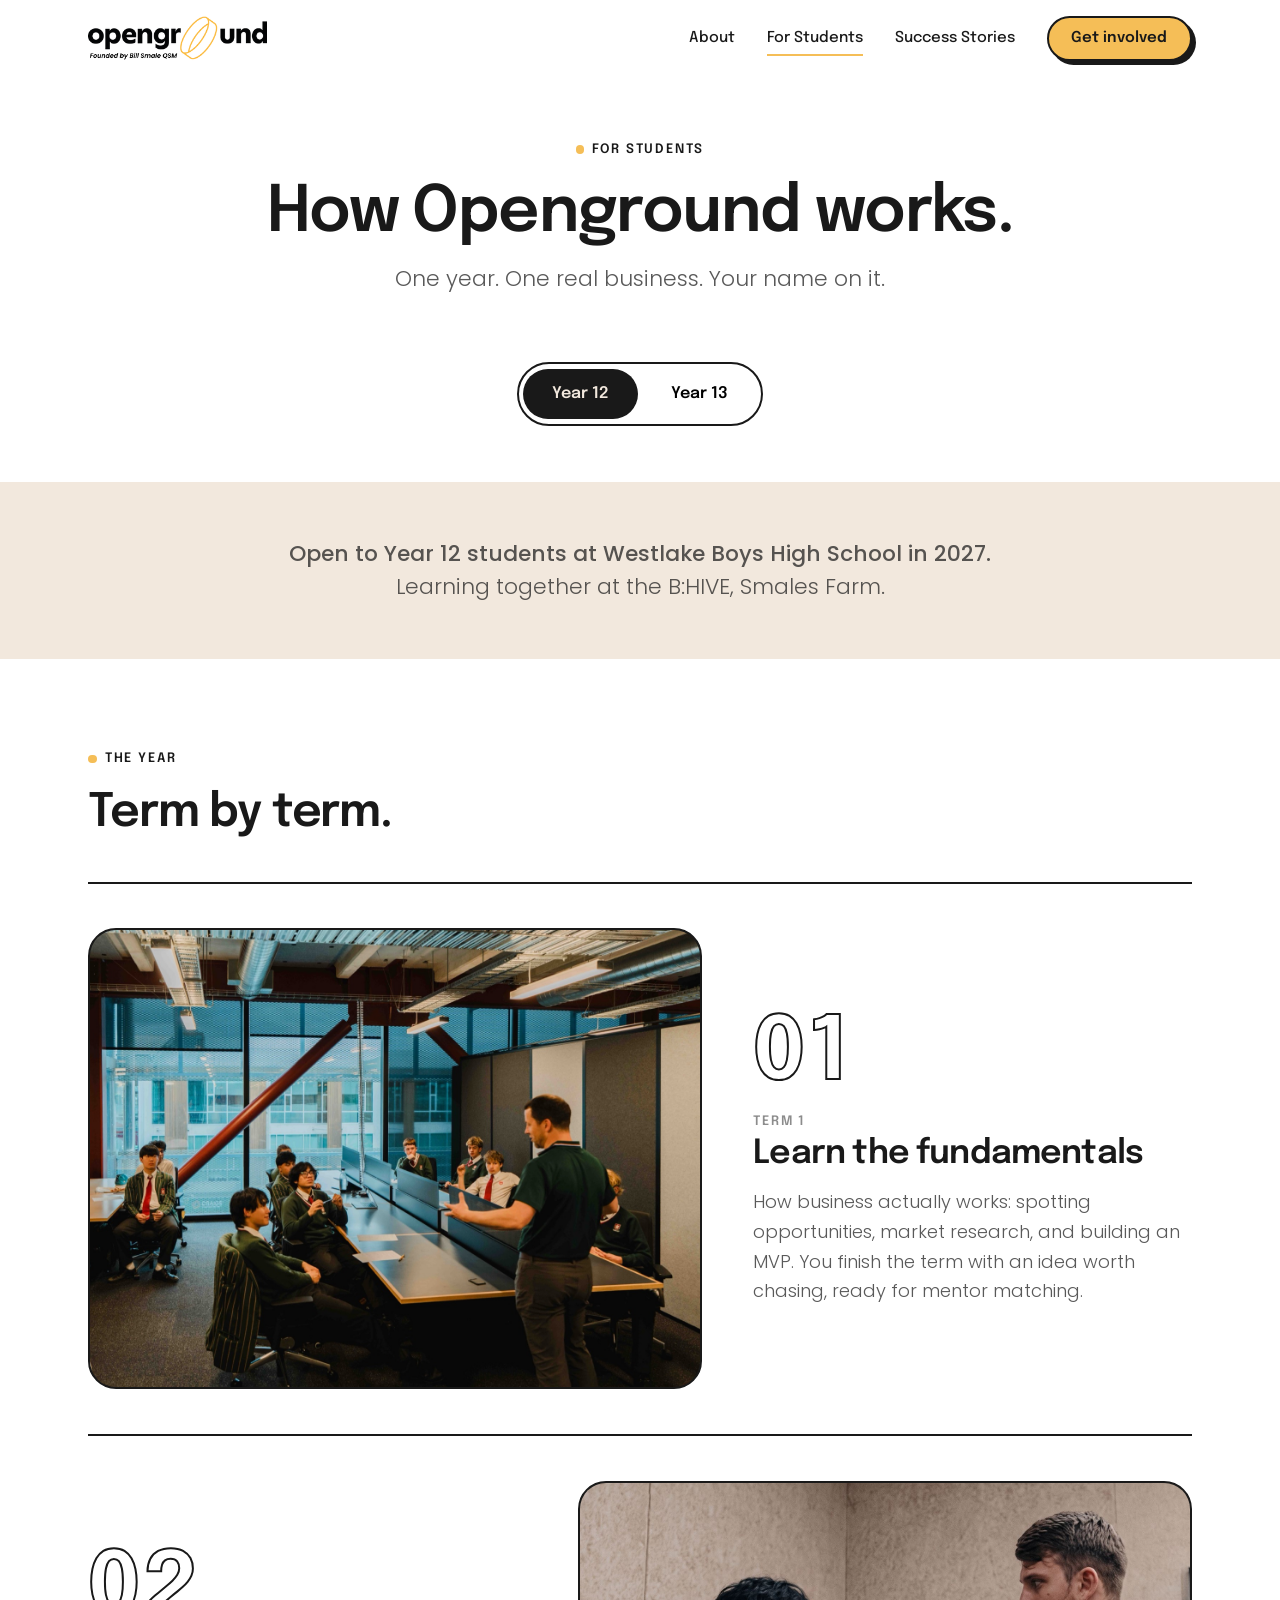
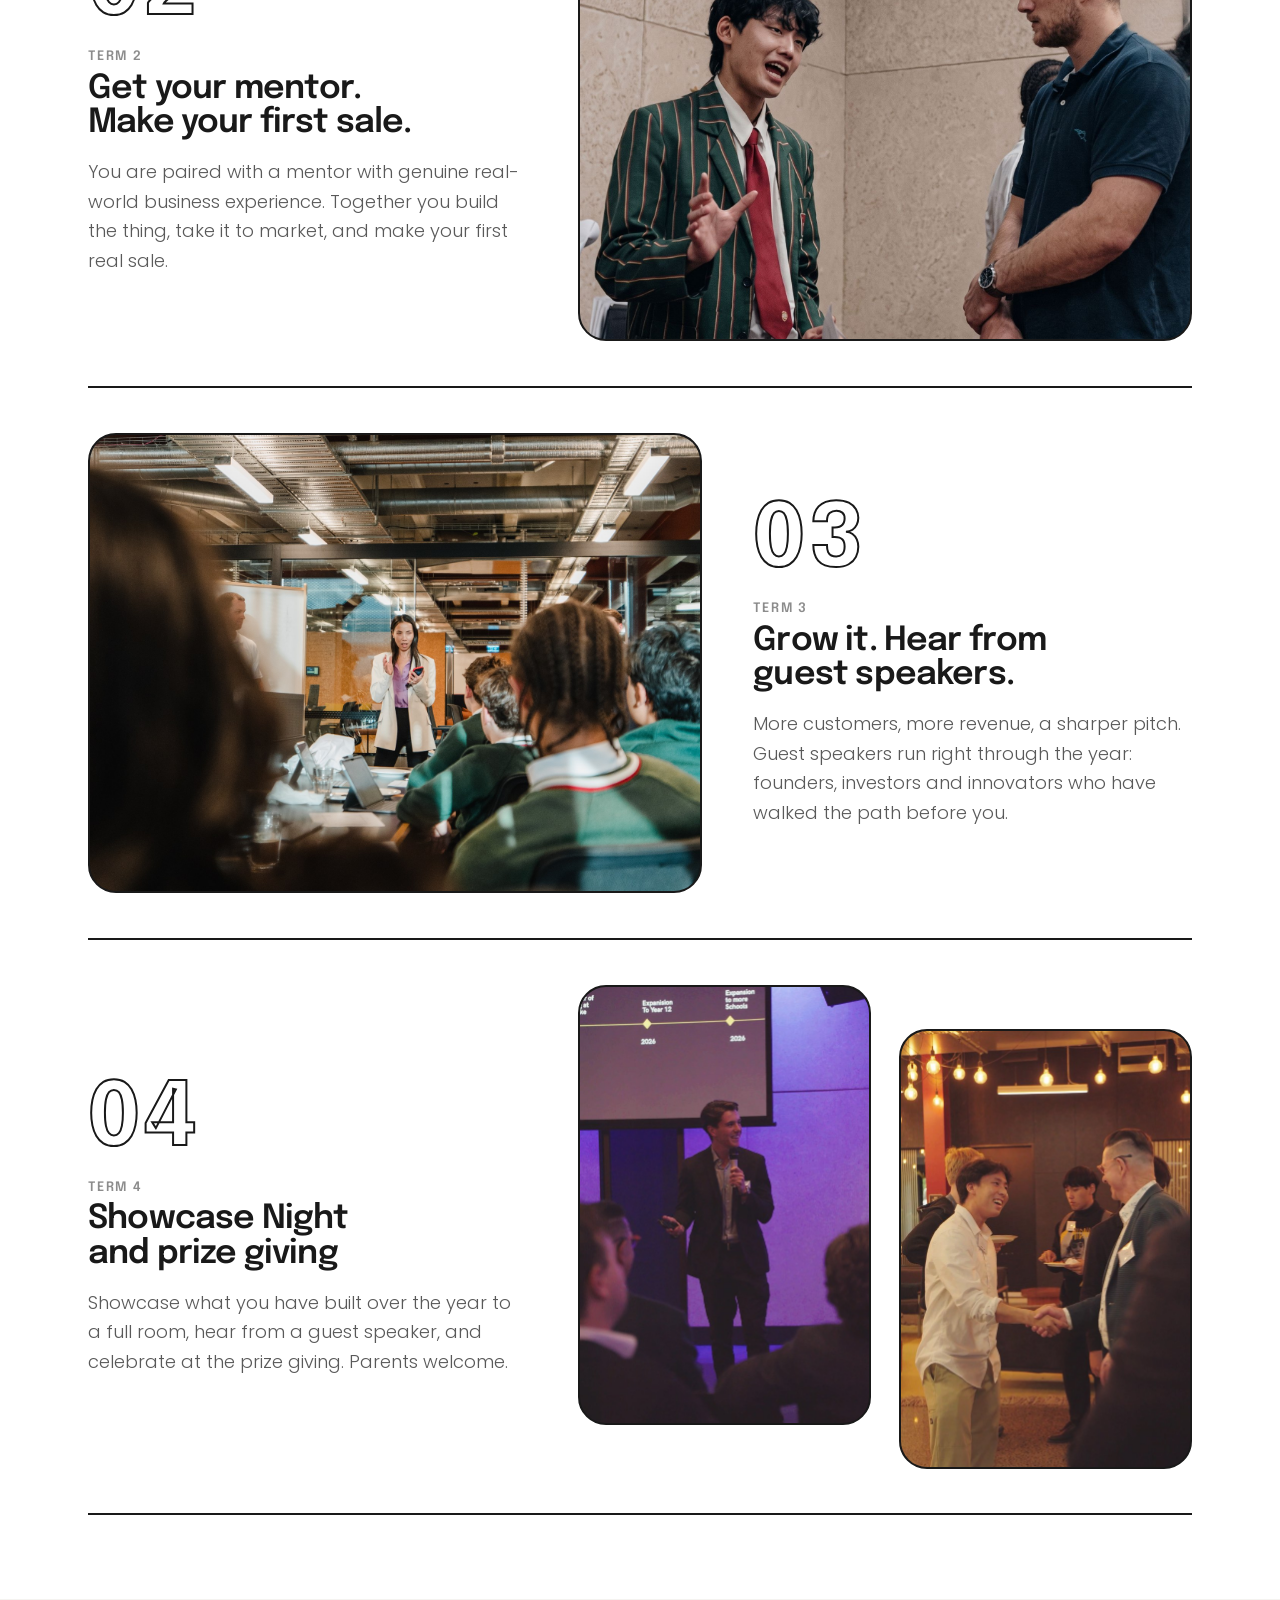
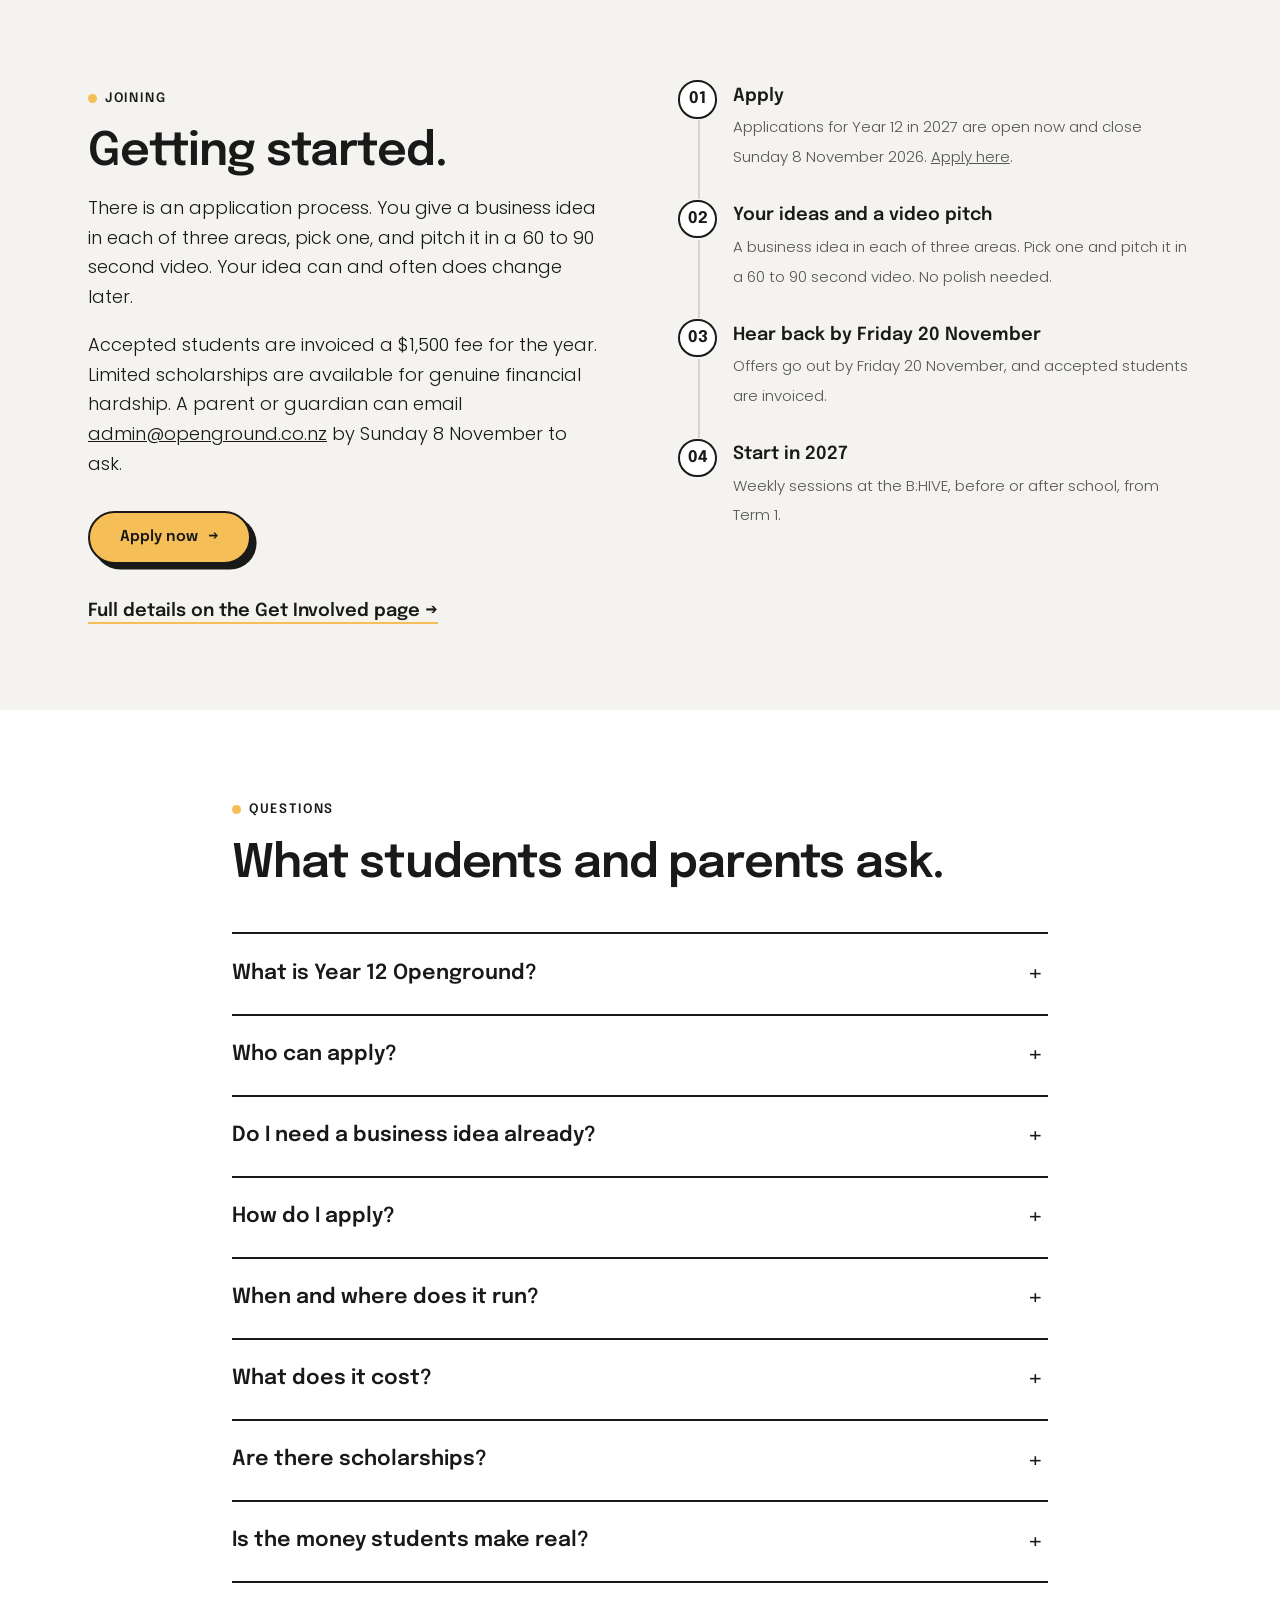
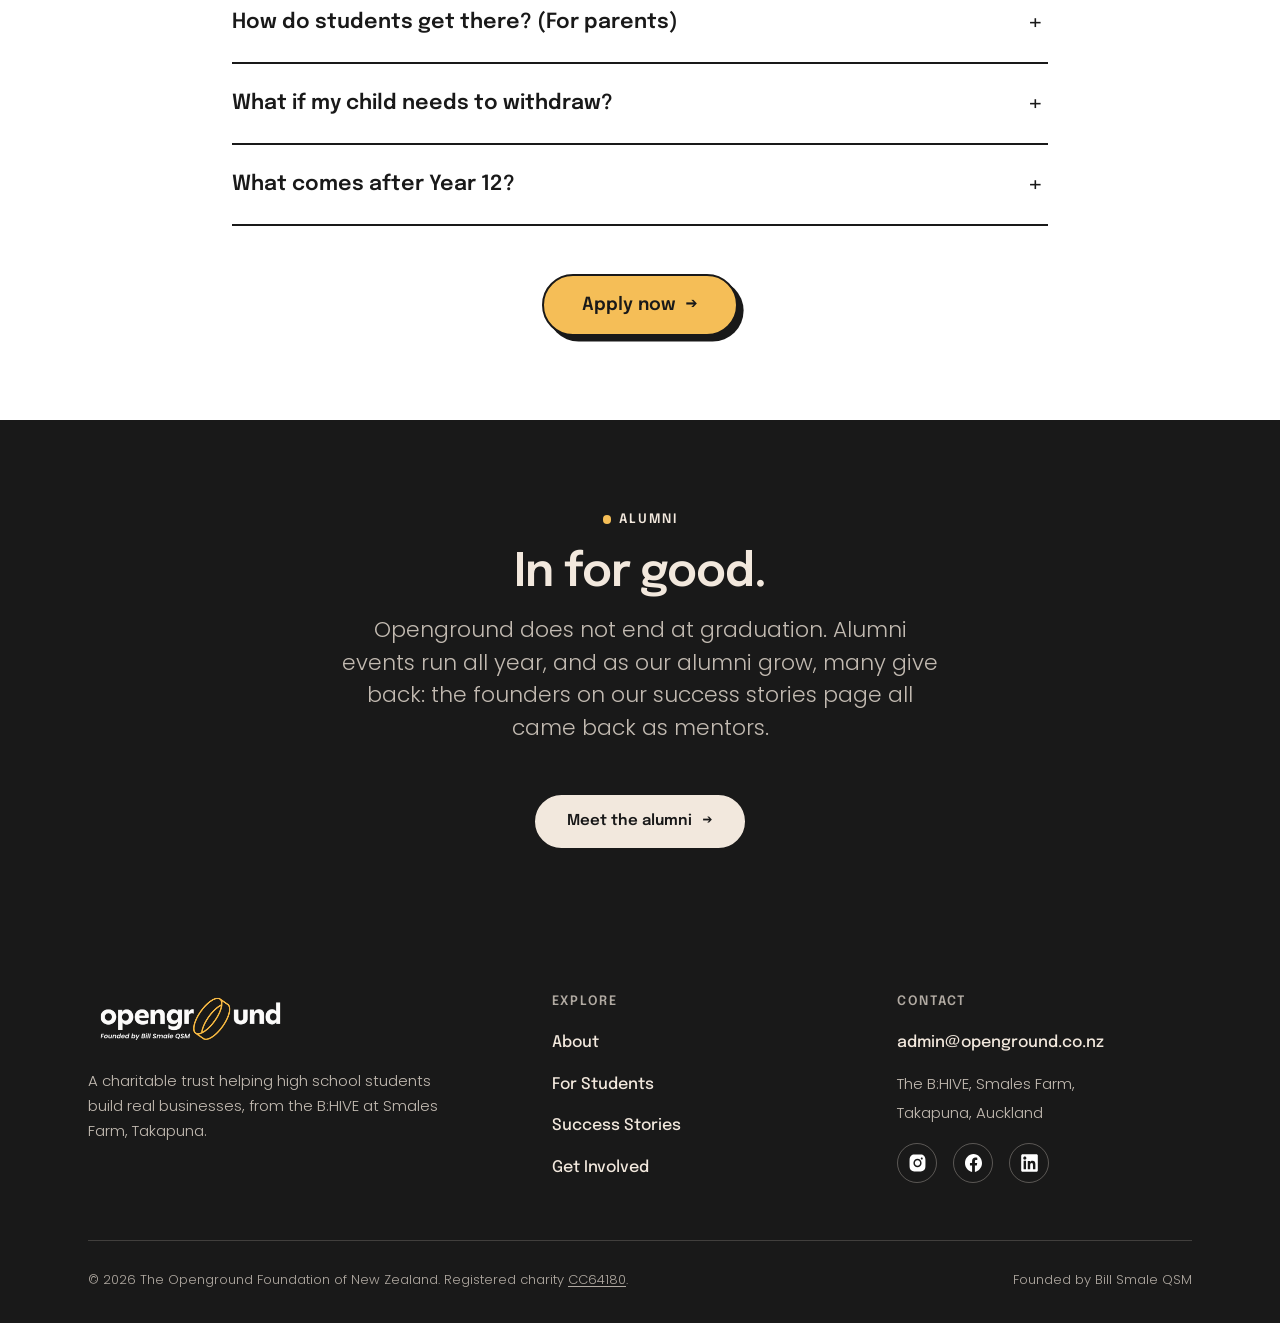
<file: for-students.html>
<!DOCTYPE html>
<html lang="en-NZ">
<head>
<meta charset="utf-8"/>
<title>For Students | Openground</title>
<meta name="description" content="How Openground works: learn the fundamentals, get a mentor, make your first real sale, grow it, and showcase it at Showcase Night. Applications open for 2027."/>
<meta name="viewport" content="width=device-width, initial-scale=1"/>
<link rel="preconnect" href="https://fonts.googleapis.com"/>
<link rel="preconnect" href="https://fonts.gstatic.com" crossorigin/>
<link href="https://fonts.googleapis.com/css2?family=Epilogue:wght@400;500;600;700&family=Poppins:wght@300;400;500;600&display=swap" rel="stylesheet"/>
<link rel="stylesheet" href="/assets/og.css?v=23"/>
<link rel="shortcut icon" href="/cdn.prod.website-files.com/633fe9c9687ae48762a9eb0b/633ff962b061cf08992244a4_logo-ico.png"/>
<link rel="apple-touch-icon" href="/cdn.prod.website-files.com/633fe9c9687ae48762a9eb0b/633ff9659d986732d4b8c411_logo-webclip.png"/>
</head>
<body>

<header class="nav">
  <div class="container nav__inner">
    <a href="/" class="nav__logo" aria-label="Openground home">
      <img src="/cdn.prod.website-files.com/633fe9c9687ae48762a9eb0b/694b02d061c22bbe378125b0_Openground%20Founded%20By%20Bill%20Smale%20QSM%20Black.png" alt="Openground, founded by Bill Smale QSM" width="200" height="60"/>
    </a>
    <nav class="nav__links" id="nav-links" aria-label="Main">
      <a class="nav__link" href="/about">About</a>
      <a class="nav__link" href="/for-students" aria-current="page">For Students</a>
      <a class="nav__link" href="/success-stories">Success Stories</a>
      <a class="btn btn--primary nav__cta" href="/get-involved">Get involved</a>
    </nav>
    <button class="nav__burger" aria-expanded="false" aria-controls="nav-links" aria-label="Menu">
      <span></span><span></span><span></span>
    </button>
  </div>
</header>

<main>

  <!-- Hero + switch -->
  <section class="section section--tight text-center">
    <div class="container">
      <p class="eyebrow eyebrow--centred">For students</p>
      <h1 class="display">How Openground works.</h1>
      <p class="lead measure centred">One year. One real business. Your name on it.</p>
      <div class="switch mt-3" data-switch role="tablist" aria-label="Choose your year level">
        <button class="switch__btn" role="tab" aria-selected="true" aria-controls="panel-y12" id="tab-y12">Year 12</button>
        <button class="switch__btn" role="tab" aria-selected="false" aria-controls="panel-y13" id="tab-y13">Year 13</button>
      </div>
    </div>
  </section>

  <!-- Year 12 -->
  <section class="switch-panel" id="panel-y12" role="tabpanel" aria-labelledby="tab-y12">

    <div class="section section--tight bg-pavlova">
      <div class="container text-center">
        <p class="lead measure-xl centred rv"><strong class="fw-medium">Open to Year 12 students at Westlake Boys High School in 2027.</strong> Learning together at the B:HIVE, Smales Farm.</p>
      </div>
    </div>

    <div class="section">
      <div class="container">
        <div class="section-head rv">
          <p class="eyebrow">The year</p>
          <h2 class="h2">Term by term.</h2>
        </div>
        <div class="term term--flip rv">
          <div>
            <div class="term__num">01</div>
            <span class="term__tag">Term 1</span>
            <h3>Learn the fundamentals</h3>
            <p class="muted">How business actually works: spotting opportunities, market research, and building an MVP. You finish the term with an idea worth chasing, ready for mentor matching.</p>
          </div>
          <div class="term__media"><div class="frame frame--43"><img src="/images/session-teaching.jpg" alt="Steve Anderson talking the cohort through a session at the B:HIVE" loading="lazy"/></div></div>
        </div>
        <div class="term rv">
          <div>
            <div class="term__num">02</div>
            <span class="term__tag">Term 2</span>
            <h3>Get your mentor. Make your first sale.</h3>
            <p class="muted">You are paired with a mentor with genuine real-world business experience. Together you build the thing, take it to market, and make your first real sale.</p>
          </div>
          <div class="term__media"><div class="frame frame--43"><img src="/images/mentor-conversation.jpg" alt="A student talking through his business one-on-one with his mentor" loading="lazy"/></div></div>
        </div>
        <div class="term term--flip rv">
          <div>
            <div class="term__num">03</div>
            <span class="term__tag">Term 3</span>
            <h3>Grow it. Hear from guest speakers.</h3>
            <p class="muted">More customers, more revenue, a sharper pitch. Guest speakers run right through the year: founders, investors and innovators who have walked the path before you.</p>
          </div>
          <div class="term__media"><div class="frame frame--43"><img src="/images/speaker-presenting.jpg" alt="A guest speaker presenting to the cohort at the B:HIVE" loading="lazy"/></div></div>
        </div>
        <div class="term rv">
          <div>
            <div class="term__num">04</div>
            <span class="term__tag">Term 4</span>
            <h3>Showcase Night and prize giving</h3>
            <p class="muted">Showcase what you have built over the year to a full room, hear from a guest speaker, and celebrate at the prize giving. Parents welcome.</p>
          </div>
          <div class="term__media">
            <div class="duo">
              <div class="frame frame--23"><img src="/images/showcase-speaker.jpg" alt="Speaking to the room at Showcase Night" loading="lazy"/></div>
              <div class="frame frame--23"><img src="/images/showcase-crowd.jpg" alt="Students and guests meeting after Showcase Night" loading="lazy"/></div>
            </div>
          </div>
        </div>
      </div>
    </div>

    <!-- Joining and applying -->
    <div class="section bg-stone">
      <div class="container">
        <div class="grid-2 grid-2--wide stagger">
          <div class="rv">
            <p class="eyebrow">Joining</p>
            <h2 class="h2">Getting started.</h2>
            <p>There is an application process. You give a business idea in each of three areas, pick one, and pitch it in a 60 to 90 second video. Your idea can and often does change later.</p>
            <p>Accepted students are invoiced a $1,500 fee for the year. Limited scholarships are available for genuine financial hardship. A parent or guardian can email <a href="mailto:admin@openground.co.nz">admin@openground.co.nz</a> by Sunday 8 November to ask.</p>
            <p class="mt-2"><a class="btn btn--primary" href="https://forms.gle/U6eAw5f1wJEspiWL6" target="_blank" rel="noopener">Apply now <span class="arr">&rarr;</span></a></p>
            <p class="mt-2"><a class="link-plain" href="/get-involved">Full details on the Get Involved page &rarr;</a></p>
          </div>
          <ol class="steps rv">
            <li><strong>Apply</strong><span>Applications for Year 12 in 2027 are open now and close Sunday 8 November 2026. <a href="https://forms.gle/U6eAw5f1wJEspiWL6" target="_blank" rel="noopener">Apply here</a>.</span></li>
            <li><strong>Your ideas and a video pitch</strong><span>A business idea in each of three areas. Pick one and pitch it in a 60 to 90 second video. No polish needed.</span></li>
            <li><strong>Hear back by Friday 20 November</strong><span>Offers go out by Friday 20 November, and accepted students are invoiced.</span></li>
            <li><strong>Start in 2027</strong><span>Weekly sessions at the B:HIVE, before or after school, from Term 1.</span></li>
          </ol>
        </div>
      </div>
    </div>

    <!-- FAQ -->
    <div class="section">
      <div class="container container--narrow">
        <div class="section-head rv">
          <p class="eyebrow">Questions</p>
          <h2 class="h2">What students and parents ask.</h2>
        </div>
        <div class="faq rv">
          <details>
            <summary>What is Year 12 Openground?</summary>
            <div class="faq__a">A weekly programme where you start and run a real business, with a real mentor, from a real office. Openground has run at Westlake Boys since 2022. In 2027 Year 12 students work together as one cohort at the B:HIVE at Smales Farm.</div>
          </details>
          <details>
            <summary>Who can apply?</summary>
            <div class="faq__a">Students at Westlake Boys High School who will be in Year 12 in 2027.</div>
          </details>
          <details>
            <summary>Do I need a business idea already?</summary>
            <div class="faq__a">To apply, yes. It can and often does change in your first term, but it is important to apply with an idea, or several, of what you want to do.</div>
          </details>
          <details>
            <summary>How do I apply?</summary>
            <div class="faq__a">Through the online application form. It takes about 30 minutes of written answers. You give a business idea in each of three areas, pick one, and pitch it in a 60 to 90 second video that you submit as a link. It also asks which weekly session times suit you. A parent or guardian co-signs the application with a declaration. Applications close Sunday 8 November 2026, and offers go out by Friday 20 November. <a href="https://forms.gle/U6eAw5f1wJEspiWL6" target="_blank" rel="noopener">Apply here</a>.</div>
          </details>
          <details>
            <summary>When and where does it run?</summary>
            <div class="faq__a">At the B:HIVE, Smales Farm, Takapuna. You come once a week and book your own session in advance. Sessions run before school (7:00 to 8:30am, Monday, Wednesday, Thursday or Friday) or after school (3:30 to 5:00pm, Monday to Thursday). The application asks which times suit you, and we choose the session times from the answers.</div>
          </details>
          <details>
            <summary>What does it cost?</summary>
            <div class="faq__a">$1,500 for the year, invoiced on acceptance. It covers the full programme. Limited scholarships are available for genuine financial hardship. A parent or guardian can email <a href="mailto:admin@openground.co.nz">admin@openground.co.nz</a> by Sunday 8 November to ask.</div>
          </details>
          <details>
            <summary>Are there scholarships?</summary>
            <div class="faq__a">Limited scholarships are available for genuine financial hardship. A parent or guardian can email <a href="mailto:admin@openground.co.nz">admin@openground.co.nz</a> by Sunday 8 November with the student&rsquo;s name to ask.</div>
          </details>
          <details>
            <summary>Is the money students make real?</summary>
            <div class="faq__a">Completely. Students sell to real customers and keep building from there. Many ventures have grown into companies that outlasted school.</div>
          </details>
          <details>
            <summary>How do students get there? (For parents)</summary>
            <div class="faq__a">Students make their own way, by walking, bus, bike or a parent drop-off. Openground does not arrange transport. Morning sessions finish at 8:30am, in time to walk to school. Afternoon sessions finish at 5:00pm.</div>
          </details>
          <details>
            <summary>What if my child needs to withdraw?</summary>
            <div class="faq__a">Email <a href="mailto:admin@openground.co.nz">admin@openground.co.nz</a> and we will work through it with you, case by case.</div>
          </details>
          <details>
            <summary>What comes after Year 12?</summary>
            <div class="faq__a">Year 13 Openground runs as a course during school time at Westlake Boys, with full details announced during 2027.</div>
          </details>
        </div>
        <p class="mt-3 rv text-center"><a class="btn btn--primary btn--lg" href="https://forms.gle/U6eAw5f1wJEspiWL6" target="_blank" rel="noopener">Apply now <span class="arr">&rarr;</span></a></p>
      </div>
    </div>

  </section>

  <!-- Year 13 -->
  <section class="switch-panel" id="panel-y13" role="tabpanel" aria-labelledby="tab-y13" hidden>
    <div class="section section--tight bg-pavlova">
      <div class="container text-center">
        <p class="lead measure-xl centred rv"><strong class="fw-medium">Year 13 is currently only available at Westlake Boys High School.</strong> It runs as a course during school time, with full details announced during 2027.</p>
      </div>
    </div>
    <div class="section">
      <div class="container">
        <div class="section-head rv">
          <p class="eyebrow">The course</p>
          <h2 class="h2">Step by step.</h2>
        </div>
        <div class="term term--flip rv">
          <div>
            <div class="term__num">01</div>
            <span class="term__tag">Step 1</span>
            <h3>Start Learning</h3>
            <p class="muted">Create a business plan, conduct market research, and develop an MVP (minimum viable product). You&rsquo;ll take real, actionable steps to bring your business idea to life.</p>
          </div>
          <div class="term__media"><div class="frame frame--43"><img src="/images/y13-start-learning.jpg" alt="A Year 13 student building his business plan at a laptop" loading="lazy"/></div></div>
        </div>
        <div class="term rv">
          <div>
            <div class="term__num">02</div>
            <span class="term__tag">Step 2</span>
            <h3>Get Paired With a Mentor</h3>
            <p class="muted">You&rsquo;ll be matched with a mentor who has genuine real-world business experience. They&rsquo;ll guide you through the ups and downs of building your business and help you navigate challenges along the way.</p>
          </div>
          <div class="term__media"><div class="frame frame--43"><img src="/images/y13-mentorship.jpg" alt="Students and mentors meeting in the Year 13 classroom" loading="lazy"/></div></div>
        </div>
        <div class="term term--flip rv">
          <div>
            <div class="term__num">03</div>
            <span class="term__tag">Step 3</span>
            <h3>Hear From Expert Guest-Speakers</h3>
            <p class="muted">Throughout the programme, you&rsquo;ll hear from leading entrepreneurs, investors, and innovators who have walked the path before you. These sessions will inspire you, expose you to new industries, and give you valuable insights that most students never get while still in school.</p>
          </div>
          <div class="term__media"><div class="frame frame--43"><img src="/images/y13-guest-speakers.jpg" alt="A guest speaker presenting to the Year 13 class" loading="lazy"/></div></div>
        </div>
        <div class="term rv">
          <div>
            <div class="term__num">04</div>
            <span class="term__tag">Step 4</span>
            <h3>Pitch For Funding In The Dragon&rsquo;s Den</h3>
            <p class="muted">Put your ideas to the test in front of real investors, business leaders, and mentors. The Dragons&rsquo; Den is your chance to pitch for real funding to take your business to the next level, just like the entrepreneurs you see on TV.</p>
          </div>
          <div class="term__media"><div class="frame frame--43"><img src="/images/y13-dragons-den.jpg" alt="The Dragon's Den judges listening to a pitch" loading="lazy"/></div></div>
        </div>
        <div class="term term--flip rv">
          <div>
            <div class="term__num">05</div>
            <span class="term__tag">Step 5</span>
            <h3>Go to Market</h3>
            <p class="muted">Once your product or service is ready, it&rsquo;s time to launch. You&rsquo;ll take your business to market, start making sales, and experience what it&rsquo;s really like to run something of your own. This is where everything you&rsquo;ve learned comes together: strategy, communication, resilience, and entrepreneurial thinking in action.</p>
          </div>
          <div class="term__media"><div class="frame frame--43"><img src="/images/y13-go-to-market.jpg" alt="A notebook of business ideas, ready to take to market" loading="lazy"/></div></div>
        </div>
        <p class="mt-3 rv text-center"><a class="btn btn--primary btn--lg" href="/get-involved">Get involved <span class="arr">&rarr;</span></a></p>
      </div>
    </div>
  </section>

  <!-- In for good -->
  <section class="section bg-vegemite">
    <div class="container text-center rv">
      <p class="eyebrow eyebrow--centred on-dark">Alumni</p>
      <h2 class="h2">In for good.</h2>
      <p class="lead on-dark-soft measure centred">Openground does not end at graduation. Alumni events run all year, and as our alumni grow, many give back: the founders on our success stories page all came back as mentors.</p>
      <a class="btn btn--light mt-2" href="/success-stories">Meet the alumni <span class="arr">&rarr;</span></a>
    </div>
  </section>

</main>

<footer class="footer bg-vegemite">
  <div class="container">
    <div class="footer__grid">
      <div>
        <a href="/" class="footer__logo" aria-label="Openground home">
          <img src="/cdn.prod.website-files.com/633fe9c9687ae48762a9eb0b/694b0218720fc09c48387603_Openground%20Founded%20By%20Bill%20Smale%20QSM%20White.svg" alt="Openground, founded by Bill Smale QSM"/>
        </a>
        <p class="footer__blurb">A charitable trust helping high school students build real businesses, from the B:HIVE at Smales Farm, Takapuna.</p>
      </div>
      <div>
        <h3>Explore</h3>
        <ul class="footer__links">
          <li><a href="/about">About</a></li>
          <li><a href="/for-students">For Students</a></li>
          <li><a href="/success-stories">Success Stories</a></li>
          <li><a href="/get-involved">Get Involved</a></li>
        </ul>
      </div>
      <div>
        <h3>Contact</h3>
        <ul class="footer__links">
          <li><a href="mailto:admin@openground.co.nz">admin@openground.co.nz</a></li>
          <li><span class="footer__meta">The B:HIVE, Smales Farm,<br/>Takapuna, Auckland</span></li>
        </ul>
        <div class="footer__socials mt-1">
          <a href="https://www.instagram.com/openground.nz" target="_blank" rel="noopener" aria-label="Openground on Instagram"><img src="/cdn.prod.website-files.com/633fe9c9687ae48762a9eb0b/633ffdd4e1caf88c247df7d9_icon-instagram-white.svg" alt=""/></a>
          <a href="https://www.facebook.com/opengroundfoundation" target="_blank" rel="noopener" aria-label="Openground on Facebook"><img src="/cdn.prod.website-files.com/633fe9c9687ae48762a9eb0b/633ffdd3b9096e613e55f488_icon-facebook-white.svg" alt=""/></a>
          <a href="https://www.linkedin.com/company/openground-nz" target="_blank" rel="noopener" aria-label="Openground on LinkedIn"><img src="/cdn.prod.website-files.com/633fe9c9687ae48762a9eb0b/633ffdd469fd1db310353a09_icon-linkedin-white.svg" alt=""/></a>
        </div>
      </div>
    </div>
    <div class="footer__base">
      <span>&copy; 2026 The Openground Foundation of New Zealand. Registered charity <a href="https://register.charities.govt.nz/Charity/CC64180" target="_blank" rel="noopener">CC64180</a>.</span>
      <span>Founded by Bill Smale QSM</span>
    </div>
  </div>
</footer>

<script src="/assets/og.js?v=2" defer></script>
</body>
</html>
</file>
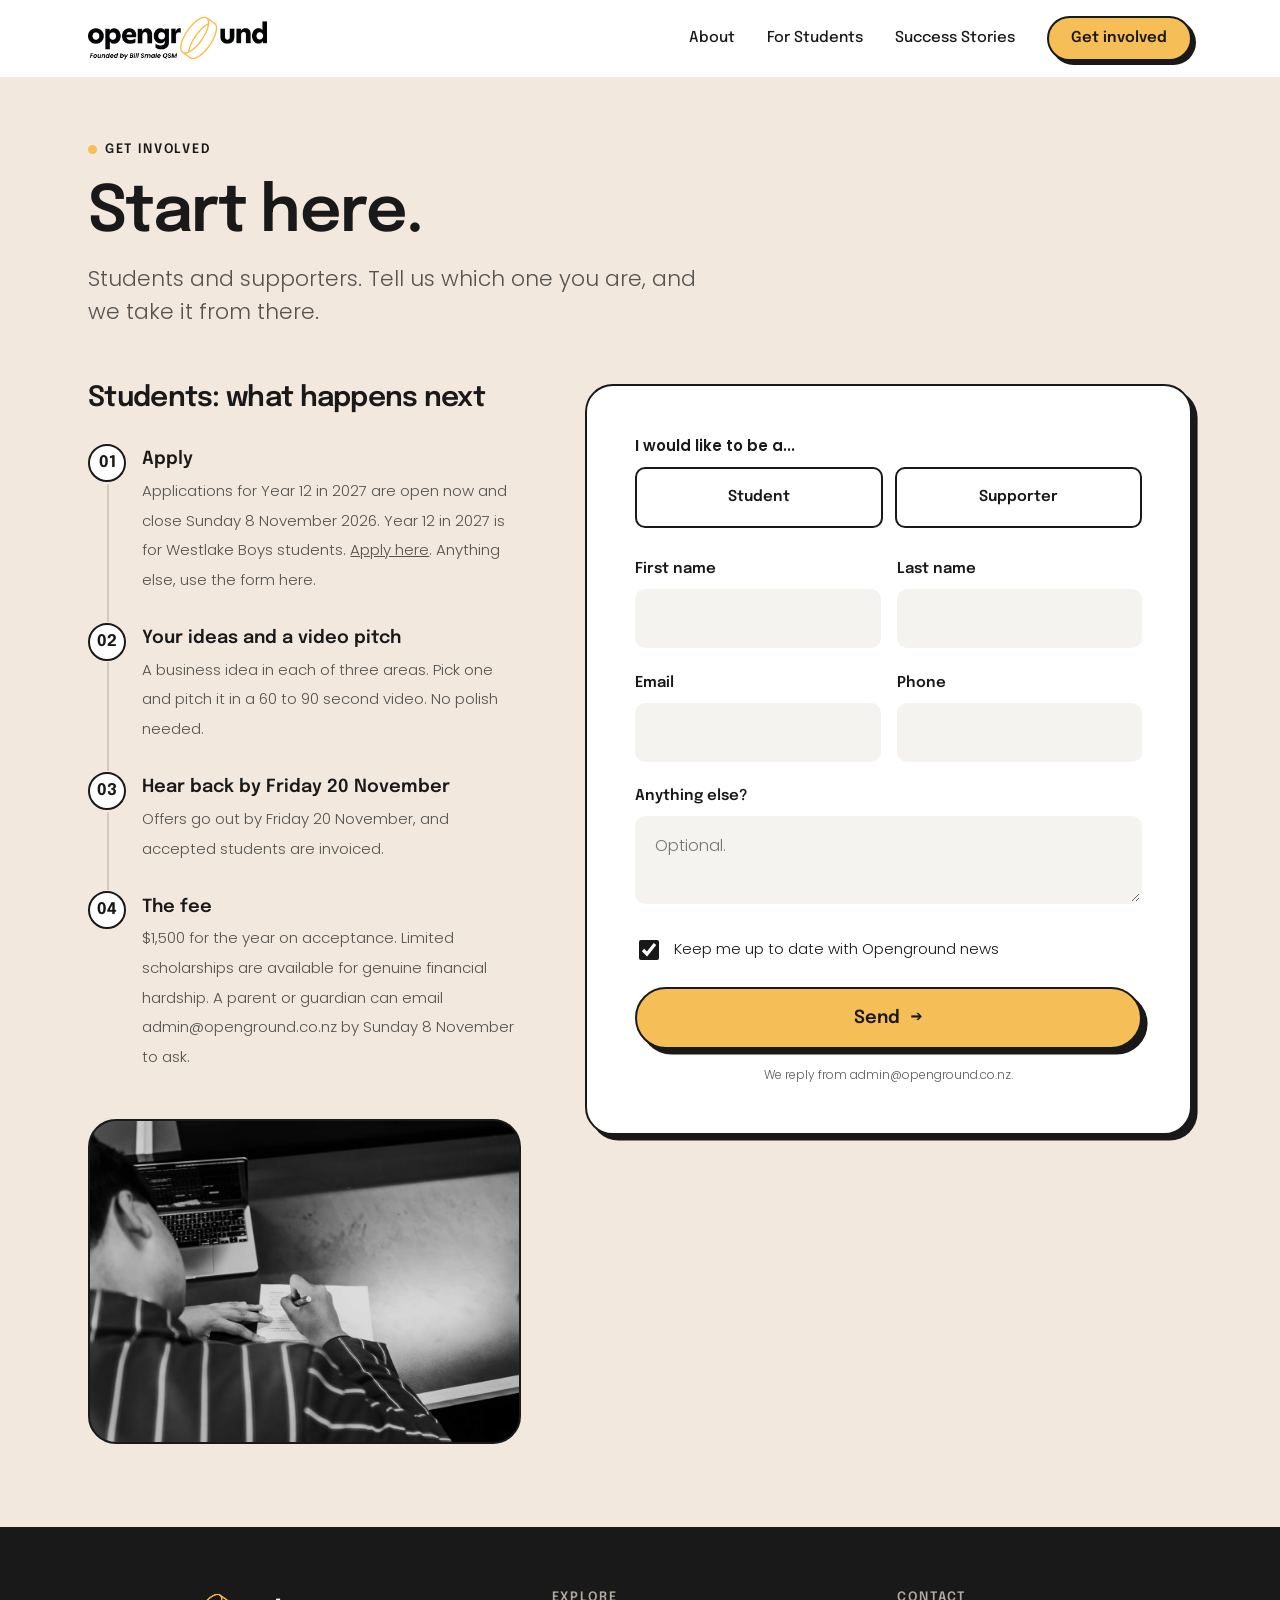
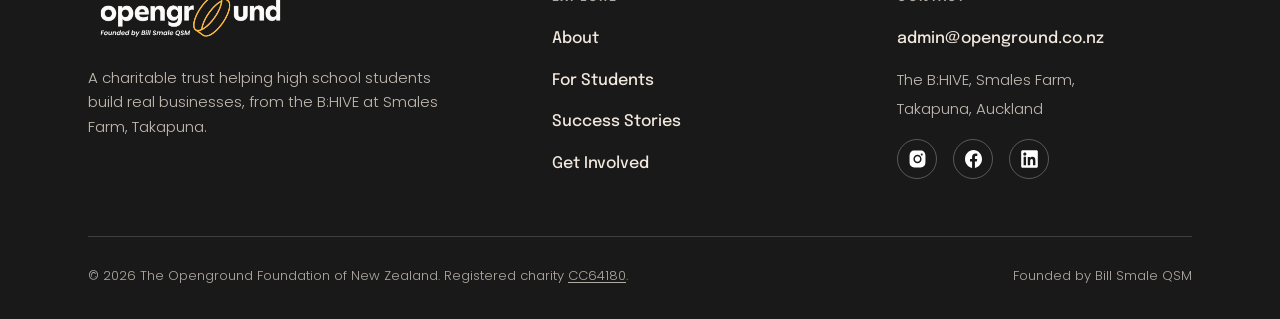
<file: get-involved.html>
<!DOCTYPE html>
<html lang="en-NZ">
<head>
<meta charset="utf-8"/>
<title>Get Involved | Openground</title>
<meta name="description" content="Apply for Year 12 in 2027, become a mentor, or partner with Openground. Applications close Sunday 8 November 2026."/>
<meta name="viewport" content="width=device-width, initial-scale=1"/>
<link rel="preconnect" href="https://fonts.googleapis.com"/>
<link rel="preconnect" href="https://fonts.gstatic.com" crossorigin/>
<link href="https://fonts.googleapis.com/css2?family=Epilogue:wght@400;500;600;700&family=Poppins:wght@300;400;500;600&display=swap" rel="stylesheet"/>
<link rel="stylesheet" href="/assets/og.css?v=23"/>
<link rel="shortcut icon" href="/cdn.prod.website-files.com/633fe9c9687ae48762a9eb0b/633ff962b061cf08992244a4_logo-ico.png"/>
<link rel="apple-touch-icon" href="/cdn.prod.website-files.com/633fe9c9687ae48762a9eb0b/633ff9659d986732d4b8c411_logo-webclip.png"/>
</head>
<body>

<header class="nav">
  <div class="container nav__inner">
    <a href="/" class="nav__logo" aria-label="Openground home">
      <img src="/cdn.prod.website-files.com/633fe9c9687ae48762a9eb0b/694b02d061c22bbe378125b0_Openground%20Founded%20By%20Bill%20Smale%20QSM%20Black.png" alt="Openground, founded by Bill Smale QSM" width="200" height="60"/>
    </a>
    <nav class="nav__links" id="nav-links" aria-label="Main">
      <a class="nav__link" href="/about">About</a>
      <a class="nav__link" href="/for-students">For Students</a>
      <a class="nav__link" href="/success-stories">Success Stories</a>
      <a class="btn btn--primary nav__cta" href="/get-involved" aria-current="page">Get involved</a>
    </nav>
    <button class="nav__burger" aria-expanded="false" aria-controls="nav-links" aria-label="Menu">
      <span></span><span></span><span></span>
    </button>
  </div>
</header>

<main>

  <section class="section section--tight bg-pavlova">
    <div class="container">
      <p class="eyebrow">Get involved</p>
      <h1 class="display">Start here.</h1>
      <p class="lead measure">Students and supporters. Tell us which one you are, and we take it from there.</p>
    </div>
  </section>

  <section class="section flush-top bg-pavlova">
    <div class="container">
      <div class="split">

        <!-- Left rail -->
        <div class="rv">
          <h2 class="h3">Students: what happens next</h2>
          <ol class="steps mt-2">
            <li><strong>Apply</strong><span>Applications for Year 12 in 2027 are open now and close Sunday 8 November 2026. Year 12 in 2027 is for Westlake Boys students. <a href="https://forms.gle/U6eAw5f1wJEspiWL6" target="_blank" rel="noopener">Apply here</a>. Anything else, use the form here.</span></li>
            <li><strong>Your ideas and a video pitch</strong><span>A business idea in each of three areas. Pick one and pitch it in a 60 to 90 second video. No polish needed.</span></li>
            <li><strong>Hear back by Friday 20 November</strong><span>Offers go out by Friday 20 November, and accepted students are invoiced.</span></li>
            <li><strong>The fee</strong><span>$1,500 for the year on acceptance. Limited scholarships are available for genuine financial hardship. A parent or guardian can email admin@openground.co.nz by Sunday 8 November to ask.</span></li>
          </ol>

          <div class="frame frame--43 mt-3">
            <img src="/images/worksheet-bw.jpg" alt="A student filling in an Openground session sheet" loading="lazy"/>
          </div>

        </div>

        <!-- Form -->
        <div class="form-shell rv">
          <form id="wf-form-Contact-Form" name="contact" data-name="Contact Form" method="POST" action="/thank-you" data-netlify="true" netlify-honeypot="bot-field">
            <input type="hidden" name="form-name" value="contact"/>
            <p class="honeypot"><label>Leave this empty: <input name="bot-field"/></label></p>

            <div class="field">
              <p class="field__label" id="role-label">I would like to be a...</p>
              <div class="persona-picker persona-picker--2" role="radiogroup" aria-labelledby="role-label">
                <label class="persona-btn"><input type="radio" name="I-would-like-to-be" value="Student" required/>Student</label>
                <label class="persona-btn"><input type="radio" name="I-would-like-to-be" value="Supporter" required/>Supporter</label>
              </div>
            </div>

            <div data-og-branch="student" hidden>
              <div class="callout">
                <h3 class="h4 mb-0">Applying for Year 12 in 2027?</h3>
                <p class="small mt-1">Applications for Year 12 in 2027 are open now and close Sunday 8 November 2026. They are for students at Westlake Boys High School who will be in Year 12 in 2027.</p>
                <a class="btn btn--primary" href="https://forms.gle/U6eAw5f1wJEspiWL6" target="_blank" rel="noopener">Apply now <span class="arr">&rarr;</span></a>
                <p class="small muted mt-2 mb-0">The application form opens in a new tab. Got a question, or not applying for 2027? Fill in your details below and we will be in touch.</p>
              </div>
            </div>

            <div data-og-branch="supporter" hidden>
              <fieldset class="field checkgroup">
                <legend class="field__label">I would like to help as... <span class="muted fw-normal">tick all that apply</span></legend>
                <label class="check"><input type="checkbox" name="Support-as" value="Mentor"/><span>A mentor</span></label>
                <label class="check"><input type="checkbox" name="Support-as" value="Guest Speaker"/><span>A guest speaker</span></label>
                <label class="check"><input type="checkbox" name="Support-as" value="Partner or Sponsor"/><span>A partner or sponsor</span></label>
                <label class="check"><input type="checkbox" name="Support-as" value="School"/><span>A school</span></label>
                <label class="check"><input type="checkbox" name="Support-as" value="Other"/><span>Something else</span></label>
              </fieldset>
            </div>

            <div class="grid-2 grid-2--tight">
              <div class="field">
                <label for="First-Name">First name</label>
                <input class="input" maxlength="256" name="First-Name" data-name="First Name" type="text" id="First-Name" required/>
              </div>
              <div class="field">
                <label for="Second-Name">Last name</label>
                <input class="input" maxlength="256" name="Second-Name" data-name="Second Name" type="text" id="Second-Name" required/>
              </div>
            </div>

            <div class="grid-2 grid-2--tight">
              <div class="field">
                <label for="Email">Email</label>
                <input class="input" maxlength="256" name="Email" data-name="Email" type="email" id="Email" required/>
              </div>
              <div class="field">
                <label for="Phone">Phone</label>
                <input class="input" maxlength="40" name="Phone" data-name="Phone" type="tel" id="Phone" required/>
              </div>
            </div>

            <div data-og-branch="student" hidden>
              <div class="grid-2 grid-2--tight">
                <div class="field">
                  <label for="School">Your school</label>
                  <input class="input" maxlength="256" name="School" data-name="School" type="text" id="School" placeholder="Which school you go to"/>
                </div>
                <div class="field">
                  <label for="Year-Level">Your current year level</label>
                  <select id="Year-Level" name="Year-Level" class="input">
                    <option value="" disabled selected>Select your year</option>
                    <option>Year 9</option>
                    <option>Year 10</option>
                    <option>Year 11</option>
                    <option>Year 12</option>
                    <option>Year 13</option>
                  </select>
                </div>
              </div>
            </div>

            <div data-og-branch="supporter" hidden>
              <div class="field">
                <label for="Experience">Your experience and career</label>
                <textarea id="Experience" name="Experience" maxlength="5000" placeholder="What you have done in business, and what you do now." class="input"></textarea>
              </div>
              <div class="field">
                <label for="LinkedIn">LinkedIn URL</label>
                <input class="input" maxlength="300" name="LinkedIn" type="url" id="LinkedIn" placeholder="https://www.linkedin.com/in/..." data-req/>
              </div>
            </div>

            <div class="field">
              <label for="Comments">Anything else?</label>
              <textarea id="Comments" name="Comments" maxlength="5000" data-name="Comments" placeholder="Optional." class="input input--short"></textarea>
            </div>

            <label class="check">
              <input id="Checkbox" type="checkbox" name="Checkbox" data-name="Checkbox" checked/>
              <span>Keep me up to date with Openground news</span>
            </label>

            <button type="submit" class="btn btn--primary btn--lg btn--block">Send <span class="arr">&rarr;</span></button>
            <p class="tiny muted text-center mt-1 mb-0">We reply from admin@openground.co.nz.</p>
          </form>
        </div>

      </div>
    </div>
  </section>

</main>

<footer class="footer bg-vegemite">
  <div class="container">
    <div class="footer__grid">
      <div>
        <a href="/" class="footer__logo" aria-label="Openground home">
          <img src="/cdn.prod.website-files.com/633fe9c9687ae48762a9eb0b/694b0218720fc09c48387603_Openground%20Founded%20By%20Bill%20Smale%20QSM%20White.svg" alt="Openground, founded by Bill Smale QSM"/>
        </a>
        <p class="footer__blurb">A charitable trust helping high school students build real businesses, from the B:HIVE at Smales Farm, Takapuna.</p>
      </div>
      <div>
        <h3>Explore</h3>
        <ul class="footer__links">
          <li><a href="/about">About</a></li>
          <li><a href="/for-students">For Students</a></li>
          <li><a href="/success-stories">Success Stories</a></li>
          <li><a href="/get-involved">Get Involved</a></li>
        </ul>
      </div>
      <div>
        <h3>Contact</h3>
        <ul class="footer__links">
          <li><a href="mailto:admin@openground.co.nz">admin@openground.co.nz</a></li>
          <li><span class="footer__meta">The B:HIVE, Smales Farm,<br/>Takapuna, Auckland</span></li>
        </ul>
        <div class="footer__socials mt-1">
          <a href="https://www.instagram.com/openground.nz" target="_blank" rel="noopener" aria-label="Openground on Instagram"><img src="/cdn.prod.website-files.com/633fe9c9687ae48762a9eb0b/633ffdd4e1caf88c247df7d9_icon-instagram-white.svg" alt=""/></a>
          <a href="https://www.facebook.com/opengroundfoundation" target="_blank" rel="noopener" aria-label="Openground on Facebook"><img src="/cdn.prod.website-files.com/633fe9c9687ae48762a9eb0b/633ffdd3b9096e613e55f488_icon-facebook-white.svg" alt=""/></a>
          <a href="https://www.linkedin.com/company/openground-nz" target="_blank" rel="noopener" aria-label="Openground on LinkedIn"><img src="/cdn.prod.website-files.com/633fe9c9687ae48762a9eb0b/633ffdd469fd1db310353a09_icon-linkedin-white.svg" alt=""/></a>
        </div>
      </div>
    </div>
    <div class="footer__base">
      <span>&copy; 2026 The Openground Foundation of New Zealand. Registered charity <a href="https://register.charities.govt.nz/Charity/CC64180" target="_blank" rel="noopener">CC64180</a>.</span>
      <span>Founded by Bill Smale QSM</span>
    </div>
  </div>
</footer>

<script src="/assets/og.js?v=2" defer></script>
</body>
</html>
</file>
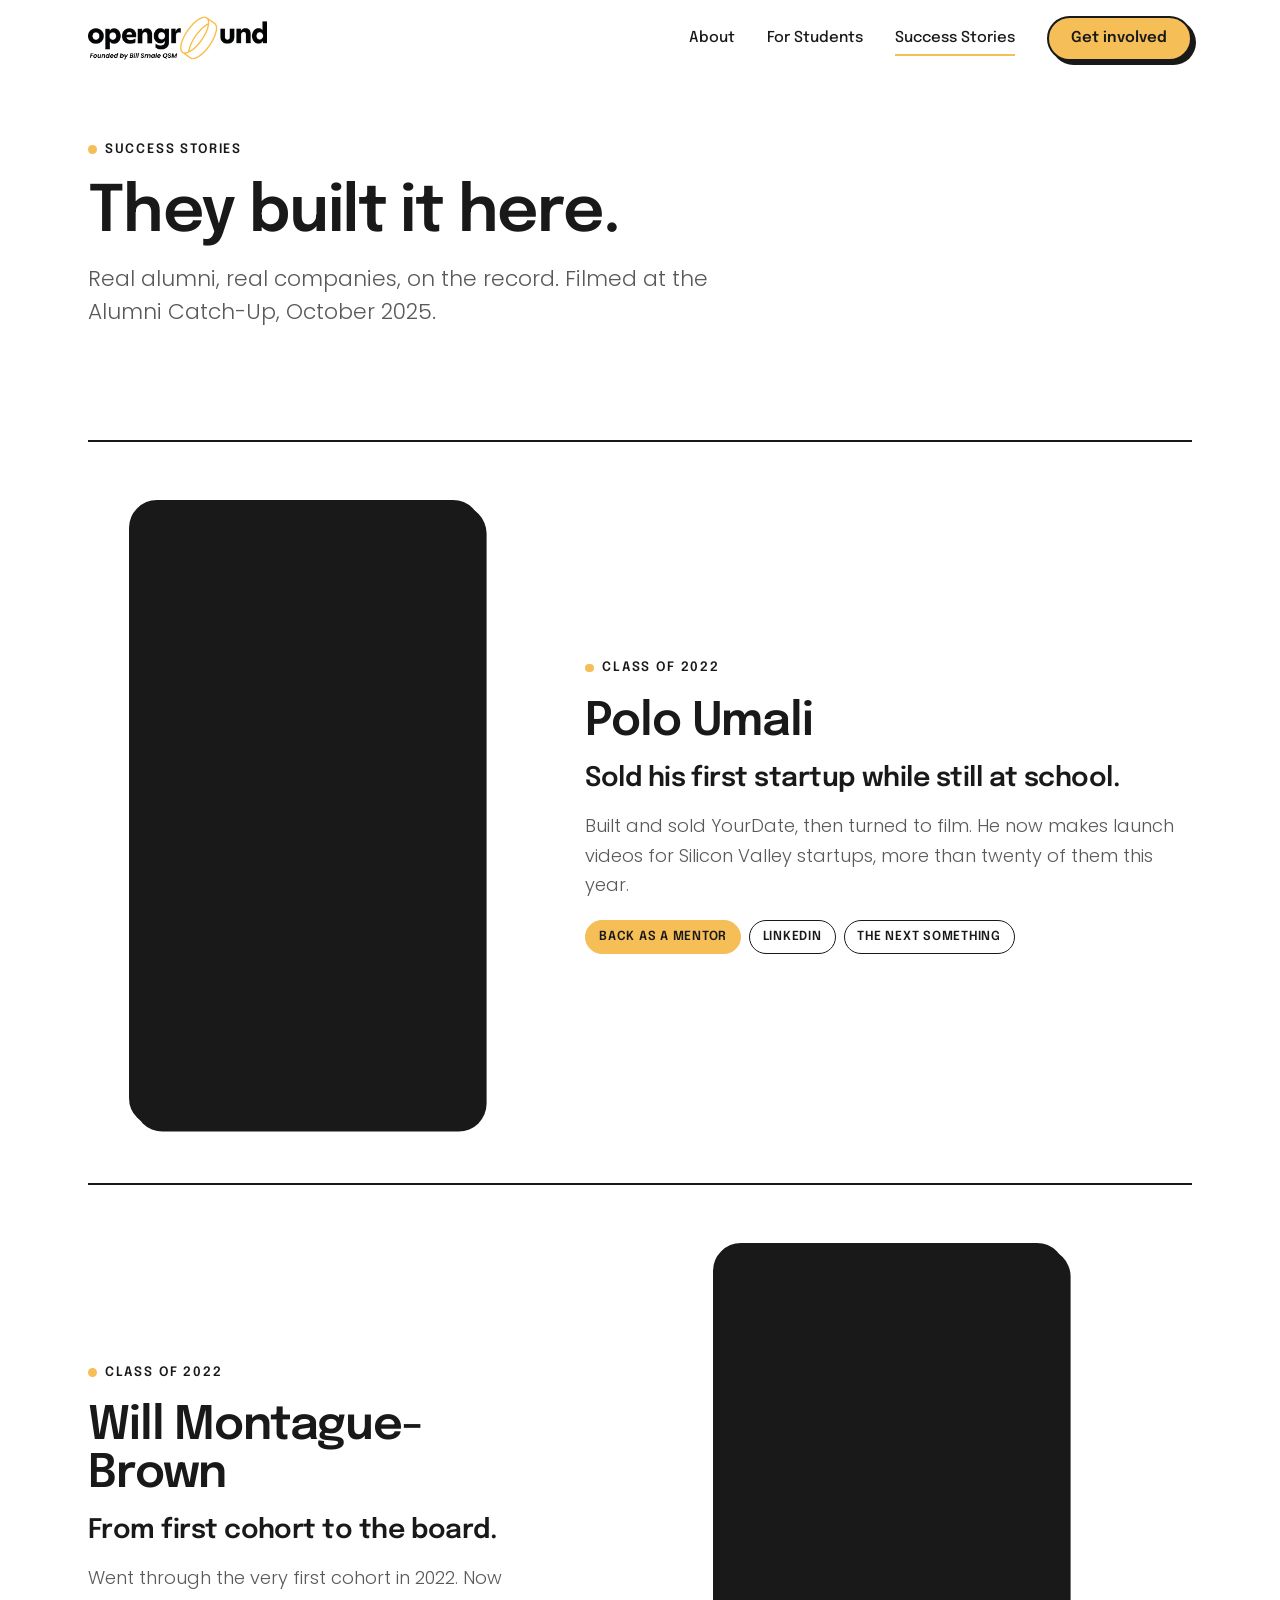
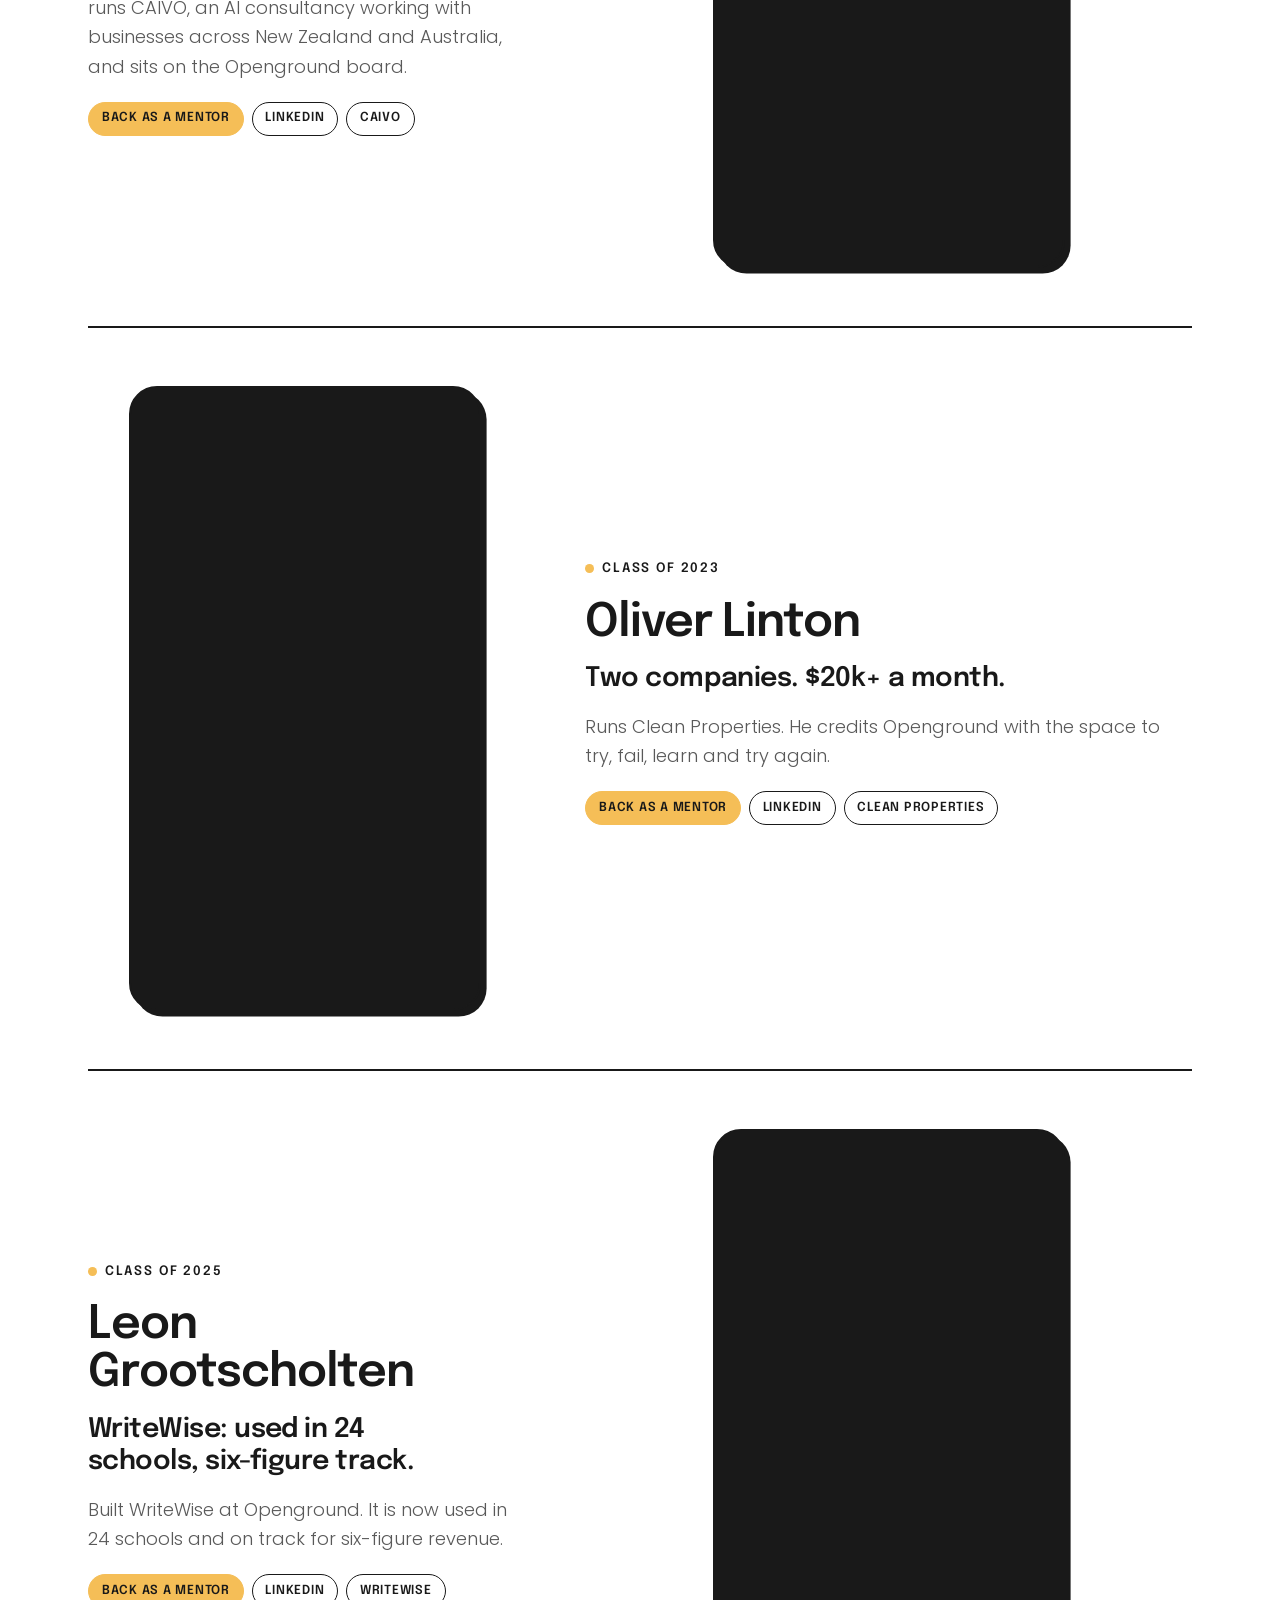
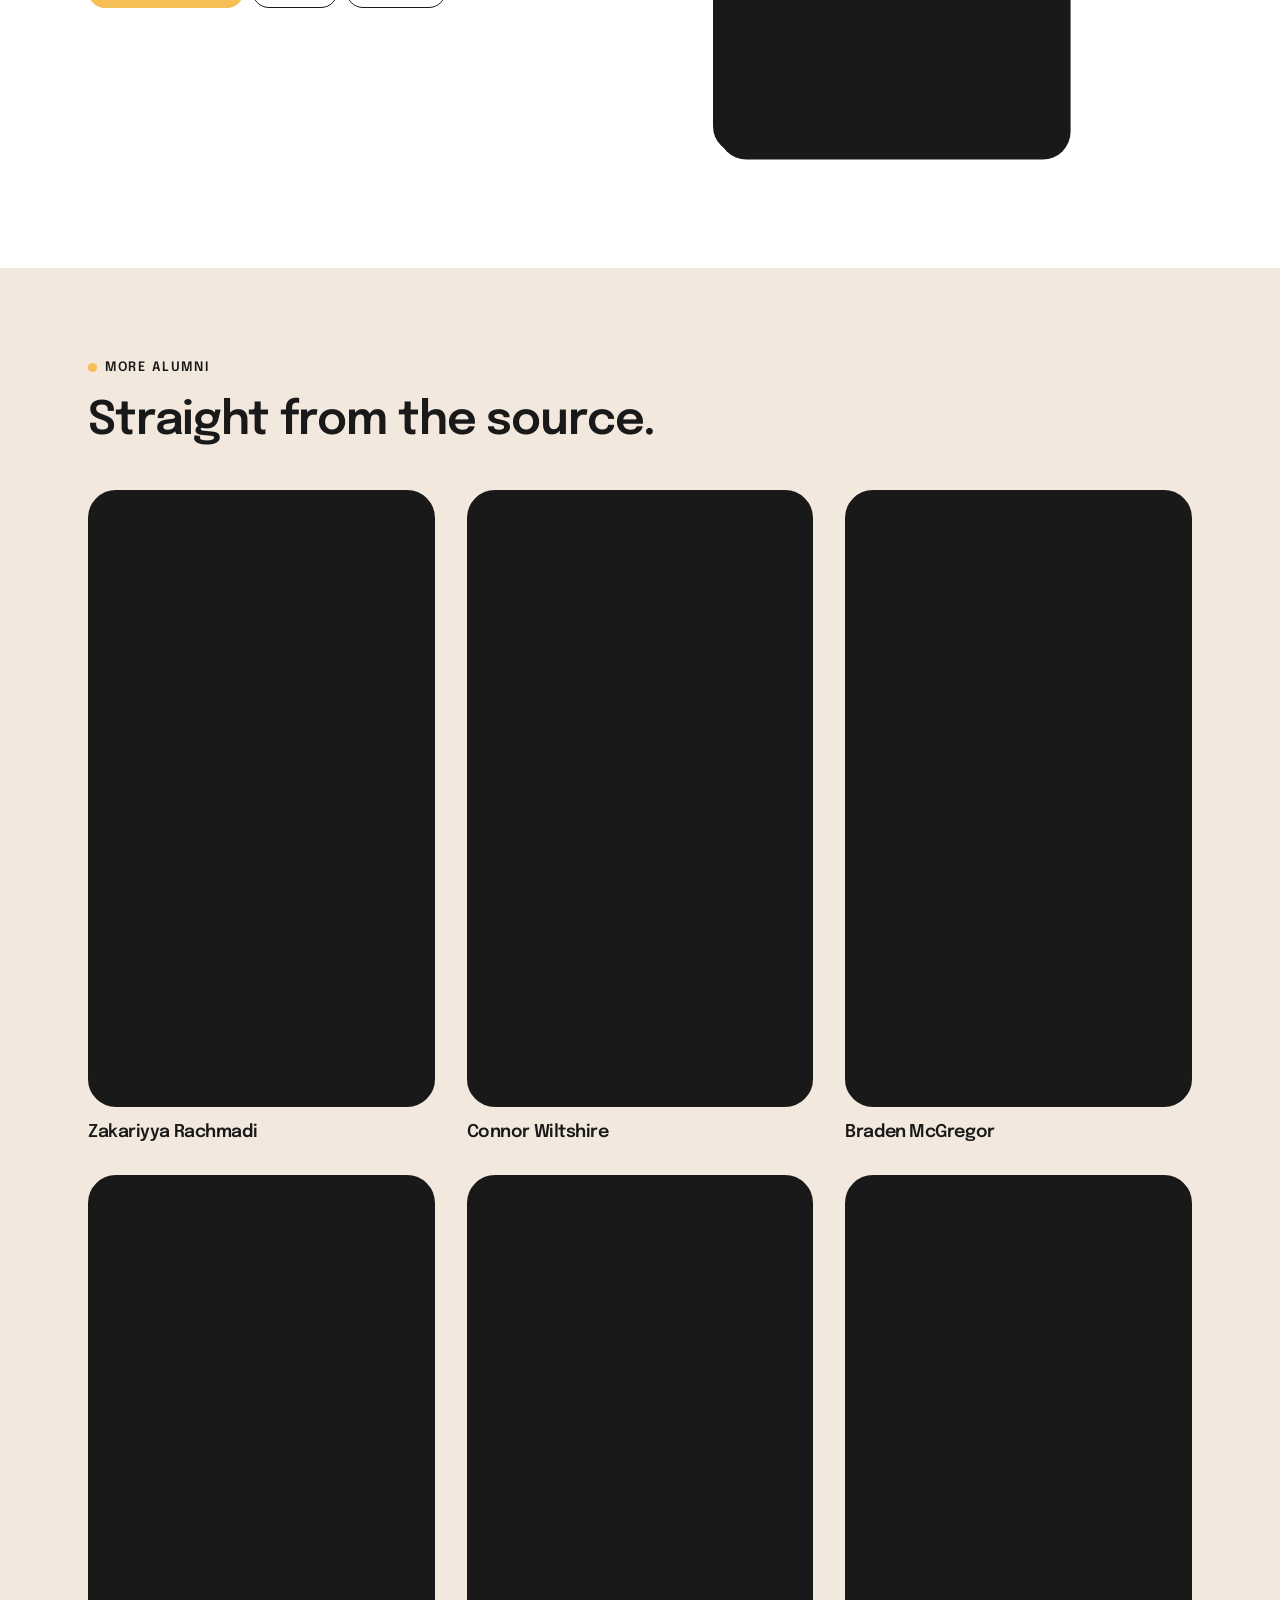
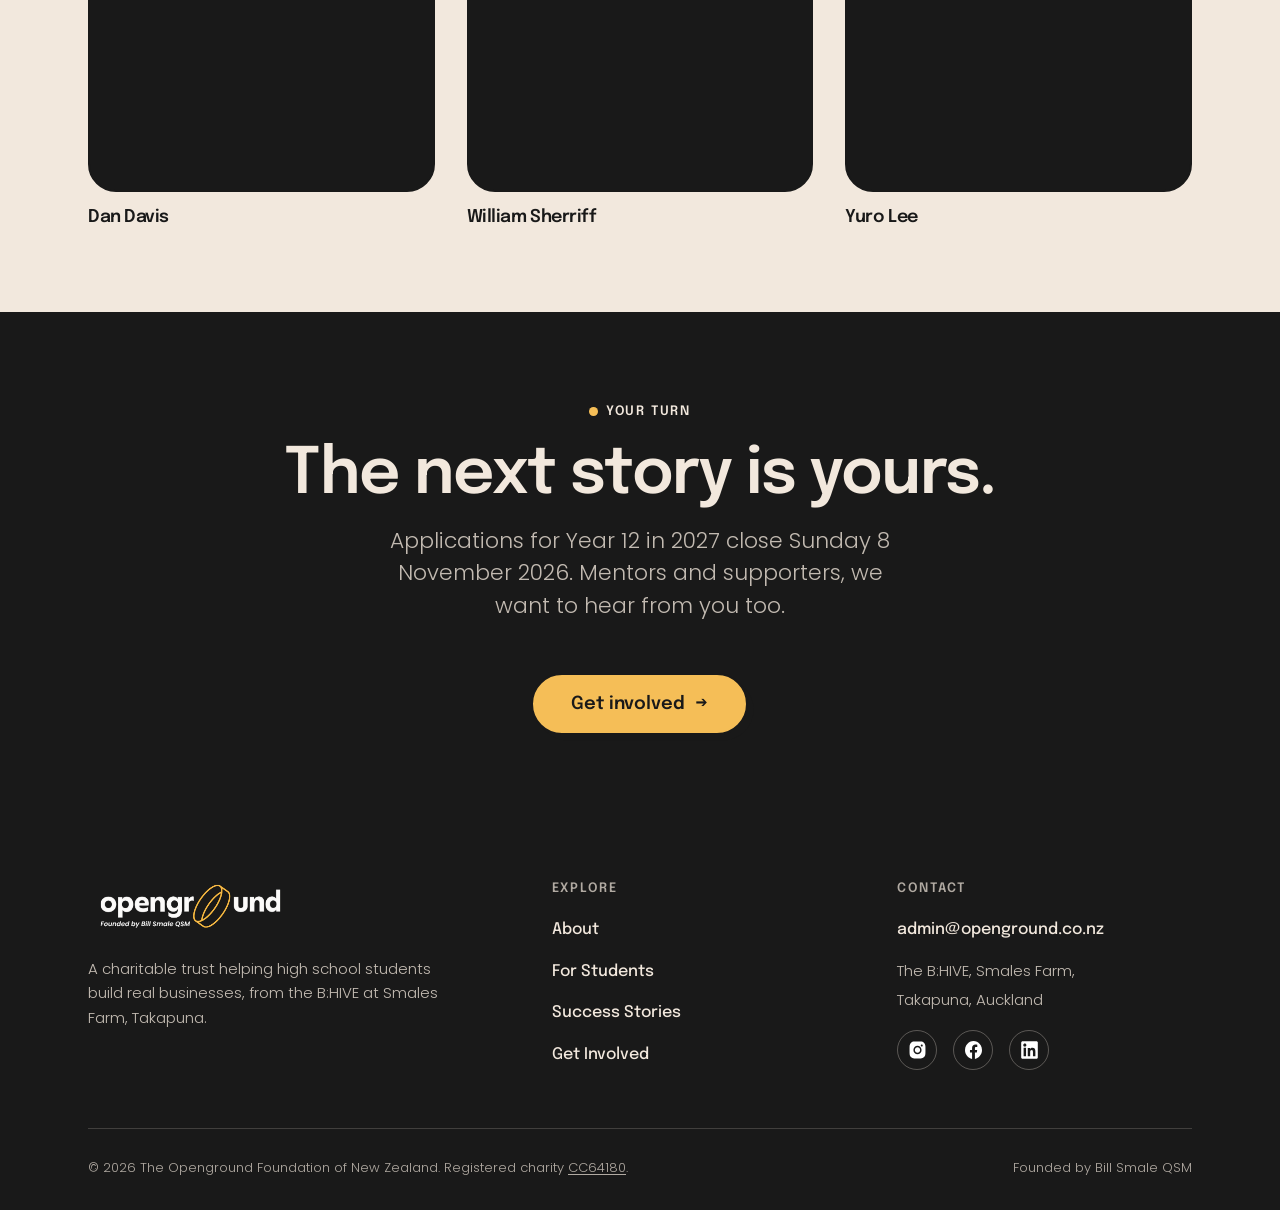
<file: success-stories.html>
<!DOCTYPE html>
<html lang="en-NZ">
<head>
<meta charset="utf-8"/>
<title>Success Stories | Openground</title>
<meta name="description" content="Openground alumni have built and sold real companies: $20k a month in revenue, software in 24 schools, a startup sold before graduation. Watch their stories."/>
<meta name="viewport" content="width=device-width, initial-scale=1"/>
<link rel="preconnect" href="https://fonts.googleapis.com"/>
<link rel="preconnect" href="https://fonts.gstatic.com" crossorigin/>
<link href="https://fonts.googleapis.com/css2?family=Epilogue:wght@400;500;600;700&family=Poppins:wght@300;400;500;600&display=swap" rel="stylesheet"/>
<link rel="stylesheet" href="/assets/og.css?v=23"/>
<link rel="shortcut icon" href="/cdn.prod.website-files.com/633fe9c9687ae48762a9eb0b/633ff962b061cf08992244a4_logo-ico.png"/>
<link rel="apple-touch-icon" href="/cdn.prod.website-files.com/633fe9c9687ae48762a9eb0b/633ff9659d986732d4b8c411_logo-webclip.png"/>
</head>
<body>

<header class="nav">
  <div class="container nav__inner">
    <a href="/" class="nav__logo" aria-label="Openground home">
      <img src="/cdn.prod.website-files.com/633fe9c9687ae48762a9eb0b/694b02d061c22bbe378125b0_Openground%20Founded%20By%20Bill%20Smale%20QSM%20Black.png" alt="Openground, founded by Bill Smale QSM" width="200" height="60"/>
    </a>
    <nav class="nav__links" id="nav-links" aria-label="Main">
      <a class="nav__link" href="/about">About</a>
      <a class="nav__link" href="/for-students">For Students</a>
      <a class="nav__link" href="/success-stories" aria-current="page">Success Stories</a>
      <a class="btn btn--primary nav__cta" href="/get-involved">Get involved</a>
    </nav>
    <button class="nav__burger" aria-expanded="false" aria-controls="nav-links" aria-label="Menu">
      <span></span><span></span><span></span>
    </button>
  </div>
</header>

<main>

  <!-- Hero -->
  <section class="section section--tight">
    <div class="container">
      <p class="eyebrow">Success stories</p>
      <h1 class="display">They built it here.</h1>
      <p class="lead measure-lg">Real alumni, real companies, on the record. Filmed at the Alumni Catch-Up, October 2025.</p>
    </div>
  </section>

  <!-- Featured stories -->
  <section class="section section--tight">
    <div class="container">

      <article class="story rv">
        <div class="story__media">
          <div class="frame frame--pop frame--tall frame--portrait">
            <iframe src="https://www.youtube-nocookie.com/embed/HvMabY6-R3Q?rel=0" title="Polo Umali interview" loading="lazy" allowfullscreen></iframe>
          </div>
        </div>
        <div>
          <p class="eyebrow">Class of 2022</p>
          <h2 class="h2">Polo Umali</h2>
          <p class="story__result">Sold his first startup while still at school.</p>
          <p class="muted">Built and sold YourDate, then turned to film. He now makes launch videos for Silicon Valley startups, more than twenty of them this year.</p>
          <div class="story__meta">
            <span class="chip chip--hokey">Back as a mentor</span>
            <a class="chip" href="https://nz.linkedin.com/in/poloumali" target="_blank" rel="noopener">LinkedIn</a>
            <a class="chip" href="https://thenextsomething.co" target="_blank" rel="noopener">The Next Something</a>
          </div>
        </div>
      </article>

      <article class="story rv">
        <div class="story__media">
          <div class="frame frame--pop frame--tall frame--portrait">
            <iframe src="https://www.youtube-nocookie.com/embed/Ydz9Rh5-iAE?rel=0" title="Will Montague-Brown interview" loading="lazy" allowfullscreen></iframe>
          </div>
        </div>
        <div>
          <p class="eyebrow">Class of 2022</p>
          <h2 class="h2">Will Montague-Brown</h2>
          <p class="story__result">From first cohort to the board.</p>
          <p class="muted">Went through the very first cohort in 2022. Now runs CAIVO, an AI consultancy working with businesses across New Zealand and Australia, and sits on the Openground board.</p>
          <div class="story__meta">
            <span class="chip chip--hokey">Back as a mentor</span>
            <a class="chip" href="https://www.linkedin.com/in/willmb/" target="_blank" rel="noopener">LinkedIn</a>
            <a class="chip" href="https://caivo.ai" target="_blank" rel="noopener">CAIVO</a>
          </div>
        </div>
      </article>

      <article class="story rv">
        <div class="story__media">
          <div class="frame frame--pop frame--tall frame--portrait">
            <iframe src="https://www.youtube-nocookie.com/embed/YnRt0q409yI?rel=0" title="Oliver Linton interview" loading="lazy" allowfullscreen></iframe>
          </div>
        </div>
        <div>
          <p class="eyebrow">Class of 2023</p>
          <h2 class="h2">Oliver Linton</h2>
          <p class="story__result">Two companies. $20k+ a month.</p>
          <p class="muted">Runs Clean Properties. He credits Openground with the space to try, fail, learn and try again.</p>
          <div class="story__meta">
            <span class="chip chip--hokey">Back as a mentor</span>
            <a class="chip" href="https://www.linkedin.com/in/oliver-linton-nz/" target="_blank" rel="noopener">LinkedIn</a>
            <a class="chip" href="https://www.cleanproperties.co.nz" target="_blank" rel="noopener">Clean Properties</a>
          </div>
        </div>
      </article>

      <article class="story rv">
        <div class="story__media">
          <div class="frame frame--pop frame--tall frame--portrait">
            <iframe src="https://www.youtube-nocookie.com/embed/0NK3S_8jGE4?rel=0" title="Leon Grootscholten interview" loading="lazy" allowfullscreen></iframe>
          </div>
        </div>
        <div>
          <p class="eyebrow">Class of 2025</p>
          <h2 class="h2">Leon Grootscholten</h2>
          <p class="story__result">WriteWise: used in 24 schools, six-figure track.</p>
          <p class="muted">Built WriteWise at Openground. It is now used in 24 schools and on track for six-figure revenue.</p>
          <div class="story__meta">
            <span class="chip chip--hokey">Back as a mentor</span>
            <a class="chip" href="https://www.linkedin.com/in/leon-grootscholten-0ba029352/" target="_blank" rel="noopener">LinkedIn</a>
            <a class="chip" href="https://writewise.co.nz" target="_blank" rel="noopener">WriteWise</a>
          </div>
        </div>
      </article>

    </div>
  </section>

  <!-- More interviews grid -->
  <section class="section bg-pavlova">
    <div class="container">
      <div class="section-head rv">
        <p class="eyebrow">More alumni</p>
        <h2 class="h2">Straight from the source.</h2>
      </div>
      <div class="grid-3 stagger">
        <div class="story-grid-card rv">
          <div class="frame frame--tall"><iframe src="https://www.youtube-nocookie.com/embed/2OnxTA2AA9c?rel=0" title="Zakariyya Rachmadi interview" loading="lazy" allowfullscreen></iframe></div>
          <h3>Zakariyya Rachmadi</h3>
        </div>
        <div class="story-grid-card rv">
          <div class="frame frame--tall"><iframe src="https://www.youtube-nocookie.com/embed/a7r5e3g0iHA?rel=0" title="Connor Wiltshire interview" loading="lazy" allowfullscreen></iframe></div>
          <h3>Connor Wiltshire</h3>
        </div>
        <div class="story-grid-card rv">
          <div class="frame frame--tall"><iframe src="https://www.youtube-nocookie.com/embed/g01--ioo5pc?rel=0" title="Braden McGregor interview" loading="lazy" allowfullscreen></iframe></div>
          <h3>Braden McGregor</h3>
        </div>
        <div class="story-grid-card rv">
          <div class="frame frame--tall"><iframe src="https://www.youtube-nocookie.com/embed/zlUNvzd-Ddo?rel=0" title="Dan Davis interview" loading="lazy" allowfullscreen></iframe></div>
          <h3>Dan Davis</h3>
        </div>
        <div class="story-grid-card rv">
          <div class="frame frame--tall"><iframe src="https://www.youtube-nocookie.com/embed/_Ec1PT00Qp8?rel=0" title="William Sherriff interview" loading="lazy" allowfullscreen></iframe></div>
          <h3>William Sherriff</h3>
        </div>
        <div class="story-grid-card rv">
          <div class="frame frame--tall"><iframe src="https://www.youtube-nocookie.com/embed/zmzIUxNhReY?rel=0" title="Yuro Lee interview" loading="lazy" allowfullscreen></iframe></div>
          <h3>Yuro Lee</h3>
        </div>
      
      </div>
    </div>
  </section>

  <!-- CTA -->
  <section class="section cta-band bg-vegemite">
    <div class="container cta-band__inner rv">
      <p class="eyebrow on-dark">Your turn</p>
      <h2>The next story is yours.</h2>
      <p class="lead on-dark-soft">Applications for Year 12 in 2027 close Sunday 8 November 2026. Mentors and supporters, we want to hear from you too.</p>
      <a class="btn btn--primary btn--lg" href="/get-involved">Get involved <span class="arr">&rarr;</span></a>
    </div>
  </section>

</main>

<footer class="footer bg-vegemite">
  <div class="container">
    <div class="footer__grid">
      <div>
        <a href="/" class="footer__logo" aria-label="Openground home">
          <img src="/cdn.prod.website-files.com/633fe9c9687ae48762a9eb0b/694b0218720fc09c48387603_Openground%20Founded%20By%20Bill%20Smale%20QSM%20White.svg" alt="Openground, founded by Bill Smale QSM"/>
        </a>
        <p class="footer__blurb">A charitable trust helping high school students build real businesses, from the B:HIVE at Smales Farm, Takapuna.</p>
      </div>
      <div>
        <h3>Explore</h3>
        <ul class="footer__links">
          <li><a href="/about">About</a></li>
          <li><a href="/for-students">For Students</a></li>
          <li><a href="/success-stories">Success Stories</a></li>
          <li><a href="/get-involved">Get Involved</a></li>
        </ul>
      </div>
      <div>
        <h3>Contact</h3>
        <ul class="footer__links">
          <li><a href="mailto:admin@openground.co.nz">admin@openground.co.nz</a></li>
          <li><span class="footer__meta">The B:HIVE, Smales Farm,<br/>Takapuna, Auckland</span></li>
        </ul>
        <div class="footer__socials mt-1">
          <a href="https://www.instagram.com/openground.nz" target="_blank" rel="noopener" aria-label="Openground on Instagram"><img src="/cdn.prod.website-files.com/633fe9c9687ae48762a9eb0b/633ffdd4e1caf88c247df7d9_icon-instagram-white.svg" alt=""/></a>
          <a href="https://www.facebook.com/opengroundfoundation" target="_blank" rel="noopener" aria-label="Openground on Facebook"><img src="/cdn.prod.website-files.com/633fe9c9687ae48762a9eb0b/633ffdd3b9096e613e55f488_icon-facebook-white.svg" alt=""/></a>
          <a href="https://www.linkedin.com/company/openground-nz" target="_blank" rel="noopener" aria-label="Openground on LinkedIn"><img src="/cdn.prod.website-files.com/633fe9c9687ae48762a9eb0b/633ffdd469fd1db310353a09_icon-linkedin-white.svg" alt=""/></a>
        </div>
      </div>
    </div>
    <div class="footer__base">
      <span>&copy; 2026 The Openground Foundation of New Zealand. Registered charity <a href="https://register.charities.govt.nz/Charity/CC64180" target="_blank" rel="noopener">CC64180</a>.</span>
      <span>Founded by Bill Smale QSM</span>
    </div>
  </div>
</footer>

<script src="/assets/og.js?v=2" defer></script>
</body>
</html>
</file>
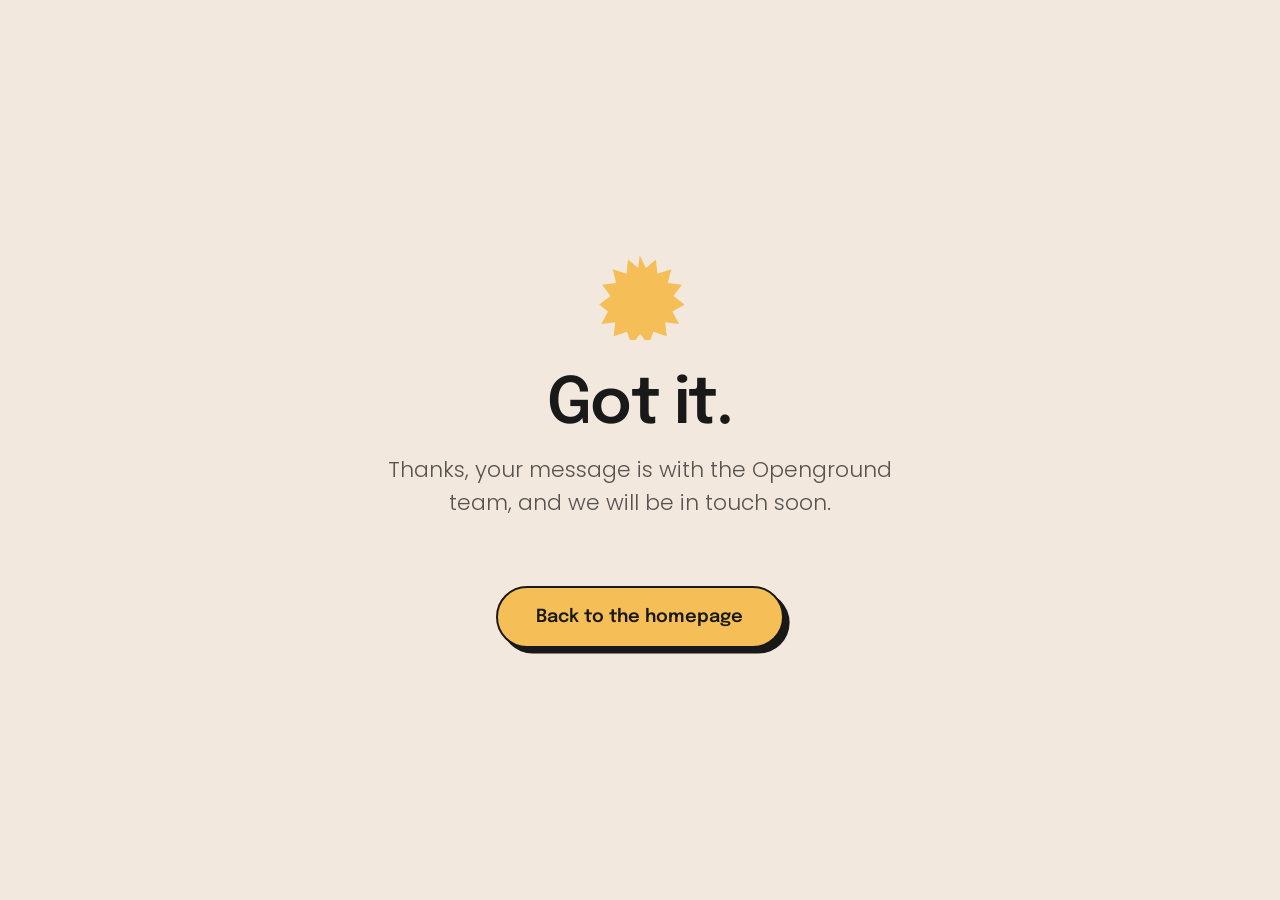
<file: thank-you.html>
<!DOCTYPE html>
<html lang="en-NZ">
<head>
<meta charset="utf-8"/>
<title>Thanks | Openground</title>
<meta name="description" content="Thanks, we got your message."/>
<meta name="viewport" content="width=device-width, initial-scale=1"/>
<meta name="robots" content="noindex"/>
<link rel="preconnect" href="https://fonts.googleapis.com"/>
<link rel="preconnect" href="https://fonts.gstatic.com" crossorigin/>
<link href="https://fonts.googleapis.com/css2?family=Epilogue:wght@400;500;600;700&family=Poppins:wght@300;400;500;600&display=swap" rel="stylesheet"/>
<link rel="stylesheet" href="/assets/og.css?v=23"/>
<link rel="shortcut icon" href="/cdn.prod.website-files.com/633fe9c9687ae48762a9eb0b/633ff962b061cf08992244a4_logo-ico.png"/>
</head>
<body class="bg-pavlova">

<main class="section screen-centred">
  <div class="container container--narrow text-center">
    <img class="centred mb-2" src="/assets/marks/burst.svg" alt="" width="88" height="88"/>
    <h1 class="display">Got it.</h1>
    <p class="lead measure-sm centred">Thanks, your message is with the Openground team, and we will be in touch soon.</p>
    <a class="btn btn--primary btn--lg mt-3" href="/">Back to the homepage</a>
  </div>
</main>

</body>
</html>
</file>
<file: assets/og.css>
/* ==========================================================================
   Openground design system
   Built from the Openground Style Guide v1.0:
   Colours: Hokey Pokey #F5BE57, Vegemite #191919, Lupin Purple #A574BD,
            Blue Pinkgill #3D6AF6, Pavlova #F2E8DD
   Type:    Epilogue (headlines), Poppins (body)
   Feel:    playful editorial. Big type, doodle marks, B&W photography,
            flat colour blocks, generous whitespace.
   ========================================================================== */

:root {
  --vegemite: #191919;
  --hokey: #F5BE57;
  --pavlova: #F2E8DD;
  --lupin: #A574BD;
  --pinkgill: #3D6AF6;
  --paper: #FFFFFF;
  --stone: #F4F3F0;
  --ink-soft: rgba(25, 25, 25, 0.72);
  --ink-faint: rgba(25, 25, 25, 0.5);
  --line: rgba(25, 25, 25, 0.14);

  --font-head: "Epilogue", sans-serif;
  --font-body: "Poppins", sans-serif;

  --radius-sm: 0.625rem;
  --radius: 1.125rem;
  --radius-lg: 1.75rem;

  --container: 74rem;
  --gutter: clamp(1.25rem, 4vw, 2.5rem);
  --section: clamp(3.25rem, 6.5vw, 5.5rem);

  --shadow-pop: 0.35rem 0.35rem 0 rgba(25, 25, 25, 1);
  --shadow-soft: 0 1.5rem 3rem -1.5rem rgba(25, 25, 25, 0.35);

  --ease-out: cubic-bezier(0.16, 1, 0.3, 1);
}

/* ---- Reset ---- */
*, *::before, *::after { box-sizing: border-box; }
html { scroll-behavior: smooth; overflow-x: clip; }
body {
  margin: 0;
  font-family: var(--font-body);
  font-weight: 300;
  font-size: 1.125rem;
  line-height: 1.65;
  color: var(--vegemite);
  background: var(--paper);
  -webkit-font-smoothing: antialiased;
  -moz-osx-font-smoothing: grayscale;
  text-rendering: optimizeLegibility;
  overflow-x: clip;
}
img, video, iframe { max-width: 100%; }
img { height: auto; display: block; }
a { color: inherit; }
button { font: inherit; cursor: pointer; }
h1, h2, h3, h4 {
  font-family: var(--font-head);
  font-weight: 600;
  line-height: 1.04;
  letter-spacing: -0.025em;
  margin: 0 0 1rem;
  text-wrap: balance;
}
p { margin: 0 0 1.15rem; }
p:last-child { margin-bottom: 0; }
:focus-visible {
  outline: 0.1875rem solid var(--pinkgill);
  outline-offset: 0.1875rem;
  border-radius: 0.25rem;
}

::selection { background: var(--hokey); color: var(--vegemite); }

/* ---- Type scale ----
   Steps rise by about 1.25x so hierarchy reads at a glance:
   12 / 15 / 18 body / 22 / 28+ headings. */
.display-xl { font-size: clamp(2.6rem, 5.5vw, 4.6rem); }
.display    { font-size: clamp(2.25rem, 5vw, 4rem); }
.h2         { font-size: clamp(1.9rem, 3.6vw, 2.9rem); }
.h3         { font-size: clamp(1.35rem, 2.2vw, 1.75rem); }
.h4         { font-size: 1.375rem; }
.lead       { font-size: clamp(1.1875rem, 1.7vw, 1.4375rem); line-height: 1.5; color: var(--ink-soft); }
.small      { font-size: 0.9375rem; }
.tiny       { font-size: 0.75rem; }

.eyebrow {
  display: inline-flex;
  align-items: center;
  gap: 0.5rem;
  font-family: var(--font-head);
  font-size: 0.8125rem;
  font-weight: 600;
  letter-spacing: 0.14em;
  text-transform: uppercase;
  color: var(--vegemite);
  margin-bottom: 1.25rem;
}
.eyebrow::before {
  content: "";
  width: 0.55rem; height: 0.55rem;
  border-radius: 50%;
  background: var(--hokey);
  flex: none;
}
.eyebrow.on-dark { color: var(--pavlova); }
.eyebrow--centred { justify-content: center; }

.muted { color: var(--ink-soft); }

/* ---- Layout ---- */
.container {
  width: 100%;
  max-width: var(--container);
  margin-inline: auto;
  padding-inline: var(--gutter);
}
.container--narrow { max-width: 56rem; }
.section { padding-block: var(--section); }
.section--tight { padding-block: clamp(2.25rem, 4.5vw, 3.5rem); }
.bg-pavlova { background: var(--pavlova); }
.bg-stone { background: var(--stone); }
.bg-vegemite { background: var(--vegemite); color: var(--pavlova); }
.bg-hokey { background: var(--hokey); }

.section-head { max-width: 46rem; margin-bottom: clamp(1.75rem, 3.5vw, 2.75rem); }
.section-head .lead { max-width: 40rem; }

/* ---- Buttons ---- */
.btn {
  display: inline-flex;
  align-items: center;
  justify-content: center;
  gap: 0.6rem;
  font-family: var(--font-head);
  font-weight: 600;
  font-size: 0.9375rem;
  line-height: 1;
  padding: 1.05rem 1.9rem;
  border-radius: 999px;
  border: 2px solid var(--vegemite);
  text-decoration: none;
  transition: transform 0.25s var(--ease-out), box-shadow 0.25s var(--ease-out), background 0.2s, color 0.2s;
  will-change: transform;
}
.btn--primary {
  background: var(--hokey);
  color: var(--vegemite);
  box-shadow: var(--shadow-pop);
}
.btn--primary:hover {
  transform: translate(-0.15rem, -0.15rem);
  box-shadow: 0.5rem 0.5rem 0 rgba(25, 25, 25, 1);
}
.btn--primary:active { transform: translate(0.1rem, 0.1rem); box-shadow: 0.15rem 0.15rem 0 rgba(25,25,25,1); }
.btn--ghost {
  background: transparent;
  color: var(--vegemite);
}
.btn--ghost:hover { background: var(--vegemite); color: var(--pavlova); }
.btn--light {
  background: var(--pavlova);
  color: var(--vegemite);
  border-color: var(--pavlova);
}
.btn--light:hover { background: var(--paper); border-color: var(--paper); }
.btn--lg { font-size: 1.125rem; padding: 1.25rem 2.4rem; }
.btn .arr { transition: transform 0.25s var(--ease-out); }
.btn:hover .arr { transform: translateX(0.25rem); }

.link-plain {
  font-family: var(--font-head);
  font-weight: 600;
  text-decoration: none;
  border-bottom: 2px solid var(--hokey);
  padding-bottom: 0.1em;
  transition: background 0.2s;
}
.link-plain:hover { background: var(--hokey); }

/* ---- Nav ---- */
.nav {
  position: sticky;
  top: 0;
  z-index: 100;
  background: rgba(255, 255, 255, 0.88);
  backdrop-filter: blur(12px);
  -webkit-backdrop-filter: blur(12px);
  border-bottom: 1px solid transparent;
  transition: border-color 0.3s;
}
.nav.is-scrolled { border-bottom-color: var(--line); }
.nav__inner {
  display: flex;
  align-items: center;
  justify-content: space-between;
  gap: 1.5rem;
  min-height: 4.75rem;
}
.nav__logo img { width: clamp(9.5rem, 14vw, 12.5rem); height: auto; }
.nav__links {
  display: flex;
  align-items: center;
  gap: clamp(1.25rem, 2.5vw, 2.25rem);
}
.nav__link {
  font-family: var(--font-head);
  font-size: 0.9375rem;
  font-weight: 500;
  text-decoration: none;
  position: relative;
  padding: 0.35rem 0;
}
.nav__link::after {
  content: "";
  position: absolute;
  left: 0; right: 100%;
  bottom: 0;
  height: 2px;
  background: var(--hokey);
  transition: right 0.25s var(--ease-out);
}
.nav__link:hover::after, .nav__link[aria-current="page"]::after { right: 0; }
.nav__cta {
  font-size: 0.9375rem;
  padding: 0.8rem 1.4rem;
  box-shadow: 0.25rem 0.25rem 0 rgba(25,25,25,1);
}
.nav__burger {
  display: none;
  background: none;
  border: 0;
  padding: 0.5rem;
  margin-right: -0.5rem;
}
.nav__burger span {
  display: block;
  width: 1.6rem; height: 2px;
  background: var(--vegemite);
  margin: 0.4rem 0;
  transition: transform 0.3s var(--ease-out), opacity 0.2s;
}
.nav__burger[aria-expanded="true"] span:nth-child(1) { transform: translateY(0.5rem) rotate(45deg); }
.nav__burger[aria-expanded="true"] span:nth-child(2) { opacity: 0; }
.nav__burger[aria-expanded="true"] span:nth-child(3) { transform: translateY(-0.5rem) rotate(-45deg); }

@media (max-width: 56em) {
  .nav__links {
    position: fixed;
    inset: 4.75rem 0 auto 0;
    height: calc(100dvh - 4.75rem);
    flex-direction: column;
    justify-content: flex-start;
    padding: 3rem var(--gutter);
    gap: 2rem;
    background: var(--pavlova);
    transform: translateX(100%);
    visibility: hidden;
    transition: transform 0.35s var(--ease-out), visibility 0s 0.35s;
  }
  .nav__links.is-open { transform: translateX(0); visibility: visible; transition-delay: 0s; }
  .nav__link { font-size: 1.5rem; font-weight: 600; }
  .nav__cta { font-size: 1.125rem; padding: 1.1rem 2.2rem; }
  .nav__burger { display: block; }
  body.nav-locked { overflow: hidden; }
}

/* ---- Hero ---- */
.hero { position: relative; }
.hero__grid {
  display: grid;
  grid-template-columns: minmax(0, 7fr) minmax(0, 5fr);
  gap: clamp(2rem, 5vw, 4.5rem);
  align-items: center;
  padding-block: clamp(2.75rem, 5.5vw, 4.75rem);
}
.hero__copy .lead { max-width: 34rem; }
.hero__media { position: relative; }
.hero__ctas {
  display: flex;
  flex-wrap: wrap;
  align-items: center;
  gap: 1rem;
  margin-top: 2rem;
}
.hero__trust {
  margin-top: 1.75rem;
  font-size: 0.875rem;
  color: var(--ink-faint);
}
@media (max-width: 56em) {
  .hero__grid { grid-template-columns: 1fr; }
}

/* ---- Media frames ---- */
.frame {
  position: relative;
  border-radius: var(--radius-lg);
  overflow: hidden;
  background: var(--vegemite);
  border: 2px solid var(--vegemite);
}
.frame--pop { box-shadow: var(--shadow-pop); }
.frame img { width: 100%; object-fit: cover; }
/* Any frame with a fixed ratio fills itself, so pages never repeat the
   absolute-inset boilerplate on every embed. */
.frame--video, .frame--tall, .frame--43 { }
.frame--video { aspect-ratio: 16 / 9; }
.frame--tall { aspect-ratio: 9 / 16; }
.frame--43 { aspect-ratio: 4 / 3; }
.frame--23 { aspect-ratio: 2 / 3; }
.frame--video > *, .frame--tall > *, .frame--43 > *, .frame--23 > * {
  position: absolute;
  inset: 0;
  width: 100%;
  height: 100%;
  border: 0;
  object-fit: cover;
}
/* Video keeps its own shape. `cover` above is right for stills, which are cropped
   to whatever frame they sit in, but a film cropped to fill its frame stays cropped
   in fullscreen, where the browser hands it the whole landscape screen and the crop
   reads as a zoom. `contain` looks identical inside a frame of the same ratio and
   letterboxes correctly everywhere else. */
.frame > video { object-fit: contain; background: var(--vegemite); }
.frame > video:fullscreen { object-fit: contain; }
.frame > video:-webkit-full-screen { object-fit: contain; }

/* Vertical films sit at a readable width and centre in their column. */
.frame--portrait { max-width: 22rem; margin-inline: auto; }

/* ---- Sound toggle on a self-playing film ----
   Every browser blocks autoplay with sound, so a film that starts on its own
   starts silent and this button is the only thing telling a visitor there is
   sound to be had. It therefore never hides, never waits for a hover, and says
   what pressing it will do rather than what state the film is in. It is hidden
   until og.js marks the frame live, because without JavaScript it does nothing
   and the native controls already carry a mute. The two-class selector beats
   `.frame--tall > *` above, which would otherwise stretch it over the film. */
.btn-sound { display: none; }
.frame.is-live > .btn-sound {
  position: absolute;
  inset: 0.75rem auto auto 0.75rem;
  z-index: 3;
  display: inline-flex;
  align-items: center;
  gap: 0.4rem;
  width: auto;
  height: auto;
  padding: 0.5rem 0.85rem;
  border: 2px solid var(--vegemite);
  border-radius: 999px;
  background: var(--paper);
  color: var(--vegemite);
  font-family: var(--font-body);
  font-size: 0.8125rem;
  font-weight: 600;
  line-height: 1;
  white-space: nowrap;
  cursor: pointer;
  box-shadow: 0.2rem 0.2rem 0 rgba(25, 25, 25, 1);
  transition: background 0.2s var(--ease-out), transform 0.2s var(--ease-out);
}
.frame.is-live > .btn-sound:hover { background: var(--hokey); }
.frame.is-live > .btn-sound:active { transform: translate(0.1rem, 0.1rem); box-shadow: 0.1rem 0.1rem 0 rgba(25, 25, 25, 1); }
.btn-sound:focus-visible { outline: 3px solid var(--pinkgill); outline-offset: 3px; }
.btn-sound svg { flex: none; fill: currentColor; }
/* One icon shows at a time: crossed-out while the film is silent. */
.btn-sound .btn-sound__off { display: none; }
.btn-sound.is-muted .btn-sound__on { display: none; }
.btn-sound.is-muted .btn-sound__off { display: block; }
.img-bw img { filter: grayscale(1) contrast(1.05); }

/* Floating sticker shapes around a frame */
.sticker {
  position: absolute;
  pointer-events: none;
  z-index: 2;
}
.sticker--tr { top: -2.2rem; right: -1.6rem; transform: rotate(12deg); }
.sticker--tl { top: -1.6rem; left: -1.2rem; }
.sticker--bl { bottom: -2.6rem; left: -2rem; transform: rotate(-14deg); }
.has-stickers { position: relative; }

/* ---- Ticker marquee ---- */
.ticker {
  overflow: hidden;
  padding-block: 1.1rem;
  border-block: 2px solid var(--vegemite);
}
.ticker__track {
  display: flex;
  gap: 3rem;
  width: max-content;
  animation: ticker 32s linear infinite;
}
.ticker__item {
  display: inline-flex;
  align-items: center;
  gap: 3rem;
  font-family: var(--font-head);
  font-weight: 600;
  font-size: clamp(1rem, 1.6vw, 1.25rem);
  letter-spacing: 0.06em;
  text-transform: uppercase;
  white-space: nowrap;
}
.ticker__item img { width: 1.1em; height: 1.1em; }
@keyframes ticker {
  to { transform: translateX(-50%); }
}
@media (prefers-reduced-motion: reduce) {
  .ticker__track { animation: none; flex-wrap: wrap; width: auto; }
}

/* ---- Stat band ---- */
.stats {
  display: grid;
  grid-template-columns: repeat(4, 1fr);
  gap: clamp(1.5rem, 3vw, 3rem);
}
.stat { border-top: 2px solid var(--vegemite); padding-top: 1.25rem; }
.bg-vegemite .stat { border-top-color: var(--pavlova); }
.stat__num {
  font-family: var(--font-head);
  font-weight: 700;
  font-size: clamp(2.2rem, 4.5vw, 3.6rem);
  letter-spacing: -0.03em;
  line-height: 1;
}
.stat__num sup { font-size: 0.7em; top: -0.35em; }
.stat__label { margin-top: 0.5rem; color: var(--ink-soft); font-size: 0.9375rem; }
.bg-vegemite .stat__label { color: rgba(242, 232, 221, 0.7); }
.stats--3 { grid-template-columns: repeat(3, 1fr); }
@media (max-width: 56em) {
  .stats { grid-template-columns: repeat(2, 1fr); }
  .stats--3 { grid-template-columns: 1fr; }
}

/* ---- Cards ---- */
.card {
  background: var(--paper);
  border: 2px solid var(--vegemite);
  border-radius: var(--radius);
  padding: 1.75rem;
  padding: clamp(1.5rem, 3vw, 2.25rem);
}
.card--pop { box-shadow: var(--shadow-pop); }
.card--flat { border-color: var(--line); border-width: 1px; }
.card--roomy { padding: 2.5rem; padding: clamp(2rem, 5vw, 3.5rem); }

.grid-2 { display: grid; grid-template-columns: repeat(2, 1fr); gap: clamp(1.25rem, 2.5vw, 2rem); }
.grid-3 { display: grid; grid-template-columns: repeat(3, 1fr); gap: clamp(1.25rem, 2.5vw, 2rem); }
.grid-4 { display: grid; grid-template-columns: repeat(4, 1fr); gap: clamp(1rem, 2vw, 1.75rem); }
.grid-2--tight { gap: 1rem; }
.grid-2--wide { gap: clamp(2.5rem, 6vw, 5rem); }
.grid--middle { align-items: center; }
.grid--top { align-items: start; }
@media (max-width: 56em) {
  .grid-3, .grid-4 { grid-template-columns: repeat(2, 1fr); }
  .grid-2 { grid-template-columns: 1fr; }
}
@media (max-width: 36em) {
  .grid-3, .grid-4 { grid-template-columns: 1fr; }
}

/* Three portrait frames side by side: the showcase-night filmstrip. */
.trio {
  display: grid;
  grid-template-columns: repeat(3, 1fr);
  gap: clamp(0.6rem, 1.5vw, 1rem);
  align-items: start;
}
.trio > :nth-child(2) { margin-top: clamp(0.9rem, 2vw, 1.5rem); }
@media (max-width: 36em) {
  .trio { gap: 0.5rem; }
  .trio > :nth-child(2) { margin-top: 0.75rem; }
}

/* Solo stat: one big centred figure. */
.stat--solo { border-top: 0; padding-top: 0; display: inline-block; }
.stat--solo .stat__num { font-size: clamp(3.2rem, 8vw, 5.5rem); }
.stat--solo .stat__label { font-size: clamp(1.05rem, 1.6vw, 1.25rem); }

/* Two frames side by side, second dropped for an editorial stagger. */
.duo {
  display: grid;
  grid-template-columns: 1fr 1fr;
  gap: clamp(1rem, 2.5vw, 1.75rem);
  align-items: start;
}
.duo > :last-child { margin-top: clamp(1.5rem, 4vw, 2.75rem); }
@media (max-width: 36em) {
  .duo { grid-template-columns: 1fr; }
  .duo > :last-child { margin-top: 0; }
}

/* Copy alongside media: text column left, media column right. */
.split {
  display: grid;
  grid-template-columns: minmax(0, 5fr) minmax(0, 7fr);
  gap: clamp(2rem, 5vw, 4.5rem);
  align-items: start;
}
@media (max-width: 56em) {
  .split { grid-template-columns: 1fr; }
}

/* School cards */
.school-card {
  position: relative;
  border: 2px solid var(--vegemite);
  border-radius: var(--radius);
  background: var(--paper);
  padding: 1.75rem 1.5rem 1.5rem;
  transition: transform 0.3s var(--ease-out), box-shadow 0.3s var(--ease-out);
}
.school-card:hover { transform: translateY(-0.3rem); box-shadow: var(--shadow-pop); }
.school-card__badge {
  font-family: var(--font-head);
  font-weight: 700;
  font-size: 0.6875rem;
  letter-spacing: 0.1em;
  text-transform: uppercase;
  display: inline-block;
  padding: 0.22rem 0.6rem;
  border-radius: 999px;
  margin-bottom: 0.9rem;
  background: var(--hokey);
}
.school-card h3 { font-size: 1.2rem; margin: 0; }
.school-card__logo { margin-bottom: 1rem; }
.school-card__logo img {
  width: auto;
  height: 5.5rem;
  max-width: 100%;
  object-fit: contain;
  display: block;
}

/* Sponsor strip: greyscale at rest, colour on hover, like the portraits. */
.sponsor-row {
  display: flex;
  flex-wrap: wrap;
  align-items: center;
  justify-content: center;
  gap: clamp(2.5rem, 7vw, 6rem);
  padding-block: clamp(0.5rem, 1.5vw, 1.25rem);
}
.sponsor-row img {
  height: clamp(4.25rem, 7vw, 6rem);
  width: auto;
  filter: grayscale(1);
  opacity: 0.7;
  transition: filter 0.3s var(--ease-out), opacity 0.3s var(--ease-out);
}
.sponsor-row a:hover img, .sponsor-row img:hover { filter: none; opacity: 1; }

/* ---- Term timeline (For Students + home snapshot) ---- */
.term {
  display: grid;
  grid-template-columns: minmax(0, 5fr) minmax(0, 7fr);
  gap: clamp(1.5rem, 4vw, 3.5rem);
  align-items: center;
  padding-block: clamp(1.75rem, 3.5vw, 3rem);
  border-top: 2px solid var(--vegemite);
}
.term:last-of-type { border-bottom: 2px solid var(--vegemite); }
/* Alternating rows move the photo to the left. It keeps the wider
   column either way, so every term reads at the same scale. */
.term--flip { grid-template-columns: minmax(0, 7fr) minmax(0, 5fr); }
.term--flip .term__media { order: -1; }
.term__num {
  font-family: var(--font-head);
  font-weight: 700;
  font-size: clamp(3rem, 7vw, 5.5rem);
  line-height: 1;
  letter-spacing: 0.04em;
  color: transparent;
  -webkit-text-stroke: 2px var(--vegemite);
}
.term__tag {
  font-family: var(--font-head);
  font-weight: 600;
  font-size: 0.8125rem;
  letter-spacing: 0.14em;
  text-transform: uppercase;
  color: var(--ink-faint);
  display: block;
  margin: 0.75rem 0 0.25rem;
}
.term h3 { font-size: clamp(1.5rem, 2.6vw, 2.1rem); }
@media (max-width: 56em) {
  .term, .term--flip { grid-template-columns: 1fr; }
  .term--flip .term__media { order: 0; }
}

/* ---- Quotes ---- */
.quotes { position: relative; }
.quote-mark {
  width: clamp(3rem, 6vw, 4.5rem);
  margin-bottom: 1.5rem;
}
.quote-slide { display: none; }
.quote-slide.is-active { display: block; animation: fadeUp 0.55s var(--ease-out); }
.quote-slide blockquote {
  margin: 0;
  font-family: var(--font-head);
  font-weight: 500;
  font-size: clamp(1.3rem, 2.6vw, 2rem);
  line-height: 1.35;
  letter-spacing: -0.01em;
  text-wrap: balance;
}
.quote-slide figcaption {
  margin-top: 1.5rem;
  font-family: var(--font-body);
  font-size: 1rem;
  font-weight: 400;
}
.quote-dots { display: flex; gap: 0.7rem; margin-top: 2rem; }
.quote-dot {
  width: 0.75rem; height: 0.75rem;
  border-radius: 50%;
  border: 2px solid var(--vegemite);
  background: transparent;
  padding: 0;
}
.quote-dot.is-active { background: var(--vegemite); }
/* Solo variant: no photo column, one centred block of testimony. */
.quotes--solo { max-width: 46rem; margin-inline: auto; }
.quotes--solo .quote-slide blockquote { font-size: clamp(1.4rem, 2.6vw, 2rem); }
@keyframes fadeUp {
  from { opacity: 0; transform: translateY(0.6rem); }
  to { opacity: 1; transform: none; }
}

/* ---- People ---- */
.person { text-align: left; }
.person__photo {
  width: 100%;
  aspect-ratio: 1;
  border-radius: 50%;
  overflow: hidden;
  border: 2px solid var(--vegemite);
  background: var(--stone);
  max-width: 13rem;
}
.person__photo img { width: 100%; height: 100%; object-fit: cover; }
.person__photo--initials {
  display: flex;
  align-items: center;
  justify-content: center;
  font-family: var(--font-head);
  font-weight: 700;
  font-size: 2.5rem;
  color: var(--ink-faint);
}
.person h3 { font-size: 1.25rem; margin: 1.25rem 0 0.1rem; }
.person__role {
  font-family: var(--font-head);
  font-weight: 600;
  font-size: 0.8125rem;
  letter-spacing: 0.1em;
  text-transform: uppercase;
  color: var(--ink-faint);
  margin-bottom: 0.6rem;
}
.person p { font-size: 0.9375rem; color: var(--ink-soft); }
.person__photo--sm { max-width: 4.5rem; }
.person__photo--md { max-width: 7rem; }

/* Operations: one lead card, then the supporting team. */
.lead-person {
  display: flex;
  gap: 1.75rem;
  align-items: center;
  flex-wrap: wrap;
}
.lead-person__body { flex: 1; min-width: 16rem; }
.team-card__name { font-size: 1.375rem; margin: 1rem 0 0; }
.team-card .person__role { margin: 0 0 0.35rem; }
.team-card p { margin: 0; }

/* Founder tribute: portrait beside the words. */
.tribute {
  display: grid;
  grid-template-columns: minmax(0, 1fr) minmax(0, 2.5fr);
  align-items: center;
  gap: 1.75rem;
}
.tribute__portrait {
  border-radius: 50%;
  max-width: 11rem;
  width: 100%;
  filter: grayscale(1);
  justify-self: center;
}
@media (max-width: 56em) {
  .tribute { grid-template-columns: 1fr; }
}

/* The fee, stated plainly. */
.price {
  font-family: var(--font-head);
  font-weight: 700;
  font-size: clamp(2.75rem, 6vw, 4.5rem);
  letter-spacing: -0.03em;
  line-height: 1;
  margin: 0;
}

/* A single standing quote, outside the rotator. */
.pullquote {
  margin: 0;
  max-width: 52rem;
}
.pullquote blockquote {
  margin: 0;
  font-family: var(--font-head);
  font-weight: 500;
  font-size: clamp(1.3rem, 2.6vw, 2rem);
  line-height: 1.35;
  letter-spacing: -0.01em;
}

/* ---- Story cards (Success Stories) ---- */
.story {
  display: grid;
  grid-template-columns: minmax(0, 5fr) minmax(0, 7fr);
  gap: clamp(2rem, 5vw, 4.5rem);
  align-items: center;
  padding-block: clamp(2.25rem, 4.5vw, 4rem);
  border-top: 2px solid var(--vegemite);
}
.story:nth-child(even) .story__media { order: 2; }
.story__meta {
  display: flex;
  flex-wrap: wrap;
  gap: 0.5rem;
  margin: 1.25rem 0;
}
.chip {
  font-family: var(--font-head);
  font-weight: 600;
  font-size: 0.78rem;
  letter-spacing: 0.06em;
  text-transform: uppercase;
  padding: 0.35rem 0.8rem;
  border-radius: 999px;
  border: 1.5px solid var(--vegemite);
  text-decoration: none;
  transition: background 0.2s;
}
a.chip:hover { background: var(--hokey); }
.chip--fill { background: var(--vegemite); color: var(--pavlova); }
.chip--hokey { background: var(--hokey); border-color: var(--hokey); }
/* The headline outcome. Set as a deck line rather than a bordered callout:
   size and weight carry the emphasis, not a rule down the side. */
.story__result {
  font-family: var(--font-head);
  font-weight: 600;
  font-size: clamp(1.3rem, 2.1vw, 1.7rem);
  line-height: 1.2;
  letter-spacing: -0.02em;
  margin: 0.75rem 0 1rem;
  text-wrap: balance;
}
@media (max-width: 56em) {
  .story { grid-template-columns: 1fr; }
  .story:nth-child(even) .story__media { order: 0; }
}

.story-grid-card { text-decoration: none; display: block; }
.story-grid-card .frame { transition: transform 0.3s var(--ease-out), box-shadow 0.3s var(--ease-out); }
.story-grid-card:hover .frame { transform: translateY(-0.3rem); box-shadow: var(--shadow-pop); }
.story-grid-card h3 { font-size: 1.1rem; margin: 1rem 0 0.15rem; }

/* ---- Forms ---- */
.form-shell {
  background: var(--paper);
  border: 2px solid var(--vegemite);
  border-radius: var(--radius-lg);
  box-shadow: var(--shadow-pop);
  padding: clamp(1.75rem, 4vw, 3rem);
}
.field { margin-bottom: 1.4rem; }
.field label {
  display: block;
  font-family: var(--font-head);
  font-weight: 600;
  font-size: 0.9375rem;
  margin-bottom: 0.45rem;
}
.field .hint { font-size: 0.8125rem; color: var(--ink-faint); margin: -0.2rem 0 0.5rem; }
.input {
  width: 100%;
  font: inherit;
  font-size: 1rem;
  color: var(--vegemite);
  background: var(--stone);
  border: 2px solid transparent;
  border-radius: var(--radius-sm);
  padding: 0.9rem 1.1rem;
  transition: border-color 0.2s, background 0.2s;
  appearance: none;
}
.input:focus {
  outline: none;
  border-color: var(--vegemite);
  background: var(--paper);
}
textarea.input { min-height: 7.5rem; resize: vertical; }
textarea.input--short { min-height: 5.5rem; }
select.input {
  background-image: url("data:image/svg+xml,%3Csvg xmlns='http://www.w3.org/2000/svg' width='14' height='9' fill='none'%3E%3Cpath d='M1 1l6 6 6-6' stroke='%23191919' stroke-width='2'/%3E%3C/svg%3E");
  background-repeat: no-repeat;
  background-position: right 1.1rem center;
  padding-right: 2.8rem;
}
.persona-picker {
  display: grid;
  grid-template-columns: repeat(3, 1fr);
  gap: 0.75rem;
  margin-bottom: 1.4rem;
}
.persona-btn {
  font-family: var(--font-head);
  font-weight: 600;
  font-size: 0.9375rem;
  padding: 1rem 0.75rem;
  border: 2px solid var(--vegemite);
  border-radius: var(--radius-sm);
  background: var(--paper);
  transition: background 0.2s, box-shadow 0.2s, transform 0.2s;
}
.persona-btn:hover { background: var(--pavlova); }
.persona-btn.is-active {
  background: var(--hokey);
  box-shadow: 0.25rem 0.25rem 0 rgba(25,25,25,1);
  transform: translate(-0.1rem, -0.1rem);
}
/* Radio-backed persona labels: the input is real but invisible. */
.persona-picker--2 { grid-template-columns: repeat(2, 1fr); }
.persona-btn { position: relative; display: flex; align-items: center; justify-content: center; cursor: pointer; text-align: center; }
.persona-btn input {
  position: absolute;
  width: 1px; height: 1px;
  opacity: 0;
  pointer-events: none;
}
.persona-btn:has(input:focus-visible) { outline: 2px solid var(--pinkgill); outline-offset: 2px; }
.field__label { display: block; font-weight: 600; font-size: 0.9375rem; margin-bottom: 0.5rem; }
.callout {
  border: 2px solid var(--vegemite);
  border-radius: var(--radius-sm);
  background: var(--hokey-soft, #FDF3DF);
  padding: 1rem 1.25rem;
  margin-bottom: 1.4rem;
}
.checkgroup { border: 0; padding: 0; margin: 0 0 1.4rem; }
.checkgroup legend { padding: 0; }
/* .field label sets display:block, which would flatten these rows. */
.checkgroup .check {
  display: flex;
  align-items: center;
  gap: 0.7rem;
  margin: 0 0 0.7rem;
  font-weight: 400;
}
.checkgroup .check input { margin-top: 0; }
@media (max-width: 36em) {
  .persona-picker { grid-template-columns: 1fr; }
  .persona-picker--2 { grid-template-columns: repeat(2, 1fr); }
}
.check {
  display: flex;
  align-items: flex-start;
  gap: 0.7rem;
  font-size: 0.9375rem;
  margin: 1.5rem 0;
}
.check input {
  width: 1.25rem; height: 1.25rem;
  margin-top: 0.2rem;
  accent-color: var(--vegemite);
  flex: none;
}

/* Steps rail (what happens next) */
.steps { counter-reset: step; list-style: none; margin: 0; padding: 0; }
.steps li {
  counter-increment: step;
  position: relative;
  padding: 0 0 1.9rem 3.4rem;
}
.steps li::before {
  content: counter(step, decimal-leading-zero);
  position: absolute;
  left: 0; top: -0.1rem;
  font-family: var(--font-head);
  font-weight: 700;
  font-size: 1rem;
  width: 2.4rem; height: 2.4rem;
  display: flex;
  align-items: center;
  justify-content: center;
  border: 2px solid var(--vegemite);
  border-radius: 50%;
  background: var(--paper);
}
.steps li::after {
  content: "";
  position: absolute;
  left: 1.2rem; top: 2.4rem; bottom: 0.15rem;
  width: 2px;
  background: var(--line);
}
.steps li:last-child { padding-bottom: 0; }
.steps li:last-child::after { display: none; }
.steps strong { font-family: var(--font-head); font-weight: 600; display: block; }
.steps span { color: var(--ink-soft); font-size: 0.9375rem; }
/* Mini variant: the home page year-at-a-glance. Tighter, term tags in the discs. */
.steps--mini li { padding: 0 0 1.4rem 3rem; }
.steps--mini li::before { width: 2.1rem; height: 2.1rem; font-size: 0.8125rem; }
.steps--mini li::after { left: 1.05rem; top: 2.1rem; }
.steps--terms li::before { content: attr(data-tag); }
/* Ghost step: the dashed "more to come" tail on a timeline. */
.steps .step--ghost::before {
  content: "\2192";
  border-style: dashed;
  border-color: var(--ink-soft);
  color: var(--ink-soft);
  background: transparent;
}
.steps li:has(+ .step--ghost)::after {
  background: none;
  width: 0;
  border-left: 2px dashed var(--ink-soft);
}
.steps .step--ghost strong { color: var(--ink-soft); }

/* ---- Switch (Year 12 / 13) ---- */
.switch {
  display: inline-flex;
  border: 2px solid var(--vegemite);
  border-radius: 999px;
  background: var(--paper);
  padding: 0.3rem;
  gap: 0.25rem;
}
.switch__btn {
  font-family: var(--font-head);
  font-weight: 600;
  font-size: 1rem;
  border: 0;
  background: transparent;
  border-radius: 999px;
  padding: 0.75rem 1.8rem;
  transition: background 0.25s, color 0.25s;
}
.switch__btn[aria-selected="true"] { background: var(--vegemite); color: var(--pavlova); }
.switch-panel[hidden] { display: none; }

/* ---- FAQ ---- */
.faq { border-top: 2px solid var(--vegemite); }
.faq details { border-bottom: 2px solid var(--vegemite); }
.faq summary {
  font-family: var(--font-head);
  font-weight: 600;
  font-size: clamp(1.05rem, 1.8vw, 1.3rem);
  padding: 1.4rem 3rem 1.4rem 0;
  cursor: pointer;
  list-style: none;
  position: relative;
}
.faq summary::-webkit-details-marker { display: none; }
.faq summary::after {
  content: "+";
  position: absolute;
  right: 0.25rem; top: 50%;
  transform: translateY(-50%);
  font-weight: 400;
  font-size: 1.75rem;
  transition: transform 0.25s var(--ease-out);
}
.faq details[open] summary::after { transform: translateY(-50%) rotate(45deg); }
.faq .faq__a { padding: 0 0 1.5rem; max-width: 44rem; color: var(--ink-soft); }

/* ---- CTA band ---- */
.cta-band { position: relative; overflow: clip; }
.cta-band__inner {
  text-align: center;
  position: relative;
  z-index: 1;
}
.cta-band h2 { font-size: clamp(2.2rem, 5vw, 4rem); }
.cta-band .lead { margin-inline: auto; max-width: 34rem; }
.cta-band .btn { margin-top: 2rem; }

/* ---- Footer ---- */
.footer { padding-block: clamp(2.75rem, 5vw, 4.25rem) 2rem; }
.footer__grid {
  display: grid;
  grid-template-columns: minmax(0, 1.4fr) repeat(2, minmax(0, 1fr));
  gap: clamp(2rem, 4vw, 4rem);
  padding-bottom: 3rem;
}
.footer__logo img { width: clamp(11rem, 16vw, 14rem); }
.footer__blurb { color: rgba(242,232,221,0.78); font-size: 0.9375rem; max-width: 22rem; margin-top: 1.25rem; }
.footer h3 {
  font-size: 0.8125rem;
  font-weight: 600;
  letter-spacing: 0.14em;
  text-transform: uppercase;
  color: rgba(242,232,221,0.7);
  margin-bottom: 1.1rem;
}
.footer__links { list-style: none; margin: 0; padding: 0; }
.footer__links li { margin-bottom: 0.7rem; }
.footer__links a {
  color: var(--pavlova);
  text-decoration: none;
  font-family: var(--font-head);
  font-weight: 500;
  font-size: 1rem;
}
.footer__links a:hover { color: var(--hokey); }
.footer__meta { color: rgba(242,232,221,0.78); font-size: 0.9375rem; }
.footer__base {
  display: flex;
  flex-wrap: wrap;
  align-items: center;
  justify-content: space-between;
  gap: 1rem;
  border-top: 1px solid rgba(242,232,221,0.18);
  padding-top: 1.75rem;
  font-size: 0.8125rem;
  color: rgba(242,232,221,0.7);
}
.footer__base a { color: inherit; text-underline-offset: 2px; }
.footer__base a:hover { color: var(--hokey); }
.footer__socials { display: flex; gap: 1rem; }
.footer__socials a {
  display: flex;
  width: 2.5rem; height: 2.5rem;
  align-items: center;
  justify-content: center;
  border: 1.5px solid rgba(242,232,221,0.3);
  border-radius: 50%;
  transition: background 0.2s, border-color 0.2s;
}
.footer__socials a:hover { background: var(--hokey); border-color: var(--hokey); }
.footer__socials img { width: 1.1rem; height: 1.1rem; }
@media (max-width: 56em) {
  .footer__grid { grid-template-columns: 1fr; gap: 2.5rem; }
}

/* ---- Reveal on scroll ---- */
.rv {
  opacity: 0;
  transform: translateY(1.4rem);
  transition: opacity 0.7s var(--ease-out), transform 0.7s var(--ease-out);
  transition-delay: var(--rv-delay, 0s);
}
.rv.is-in { opacity: 1; transform: none; }
/* Children of a stagger row reveal one after another. */
.stagger > *:nth-child(2) { --rv-delay: 0.08s; }
.stagger > *:nth-child(3) { --rv-delay: 0.16s; }
.stagger > *:nth-child(4) { --rv-delay: 0.24s; }
.stagger > *:nth-child(5) { --rv-delay: 0.32s; }
.stagger > *:nth-child(6) { --rv-delay: 0.4s; }
@media (prefers-reduced-motion: reduce) {
  .rv { opacity: 1; transform: none; transition: none; }
  html { scroll-behavior: auto; }
  .btn, .school-card, .story-grid-card .frame { transition: none; }
}

/* ---- Utilities ---- */
.text-center { text-align: center; }
.mt-0 { margin-top: 0; }
.mt-1 { margin-top: 1rem; }
.mt-2 { margin-top: 2rem; }
.mt-3 { margin-top: 3rem; }
.mb-0 { margin-bottom: 0; }
.mb-2 { margin-bottom: 2rem; }
.flush-top { padding-top: 0; }

/* Line-length caps. Prose stays readable instead of running the full width. */
.measure-sm { max-width: 34rem; }
.measure    { max-width: 38rem; }
.measure-lg { max-width: 42rem; }
.measure-xl { max-width: 44rem; }
.centred { margin-inline: auto; }

/* Text sitting on the dark sections. */
.on-dark-soft { color: rgba(242, 232, 221, 0.78); }

.fw-normal { font-weight: 400; }
.fw-medium { font-weight: 500; }
.fw-head { font-family: var(--font-head); font-weight: 600; }

/* Full-width submit on a form that already has its own column. */
.btn--block { width: 100%; }

/* A page whose whole content sits in the middle of the viewport. */
.screen-centred {
  min-height: 100dvh;
  display: flex;
  align-items: center;
}

/* Spam trap. Never shown, never filled by a person. */
.honeypot { display: none; }
.visually-hidden {
  position: absolute !important;
  width: 1px; height: 1px;
  margin: -1px; padding: 0;
  overflow: hidden;
  clip: rect(0 0 0 0);
  white-space: nowrap;
  border: 0;
}
</file>
